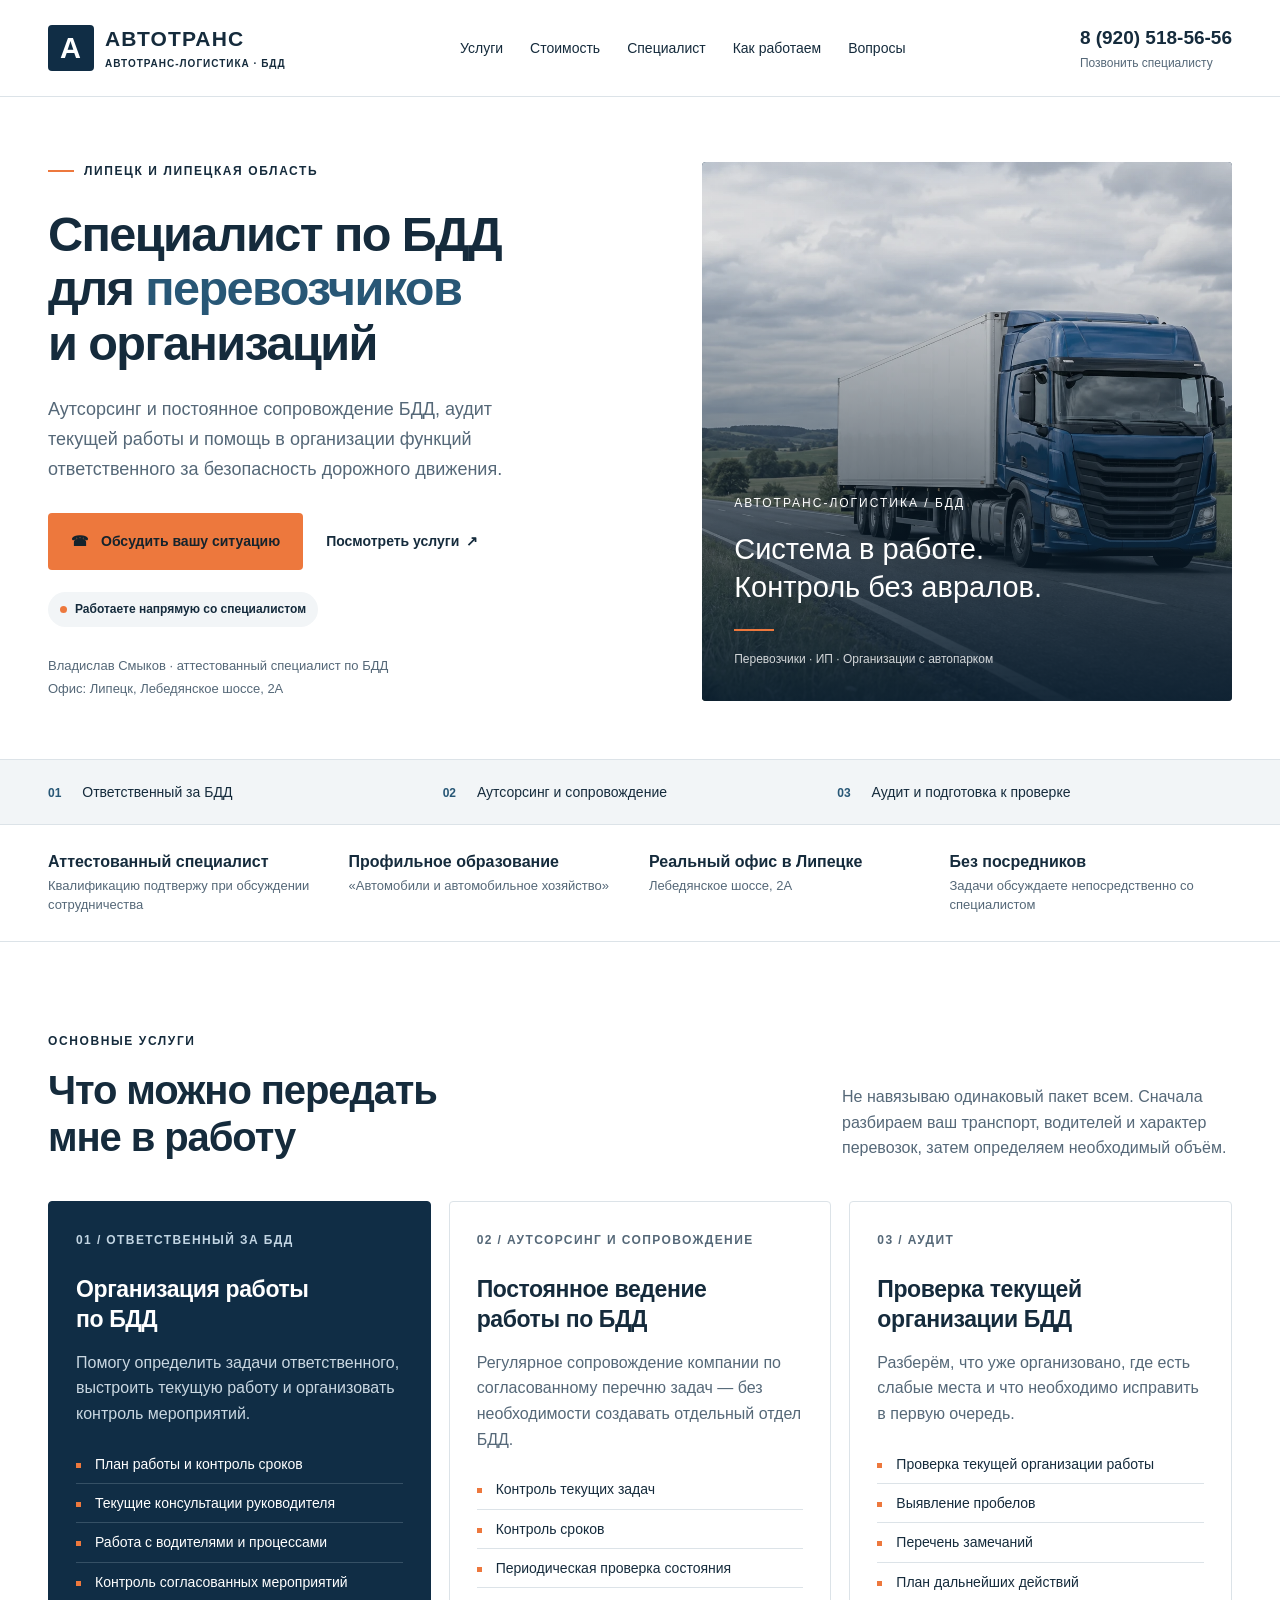
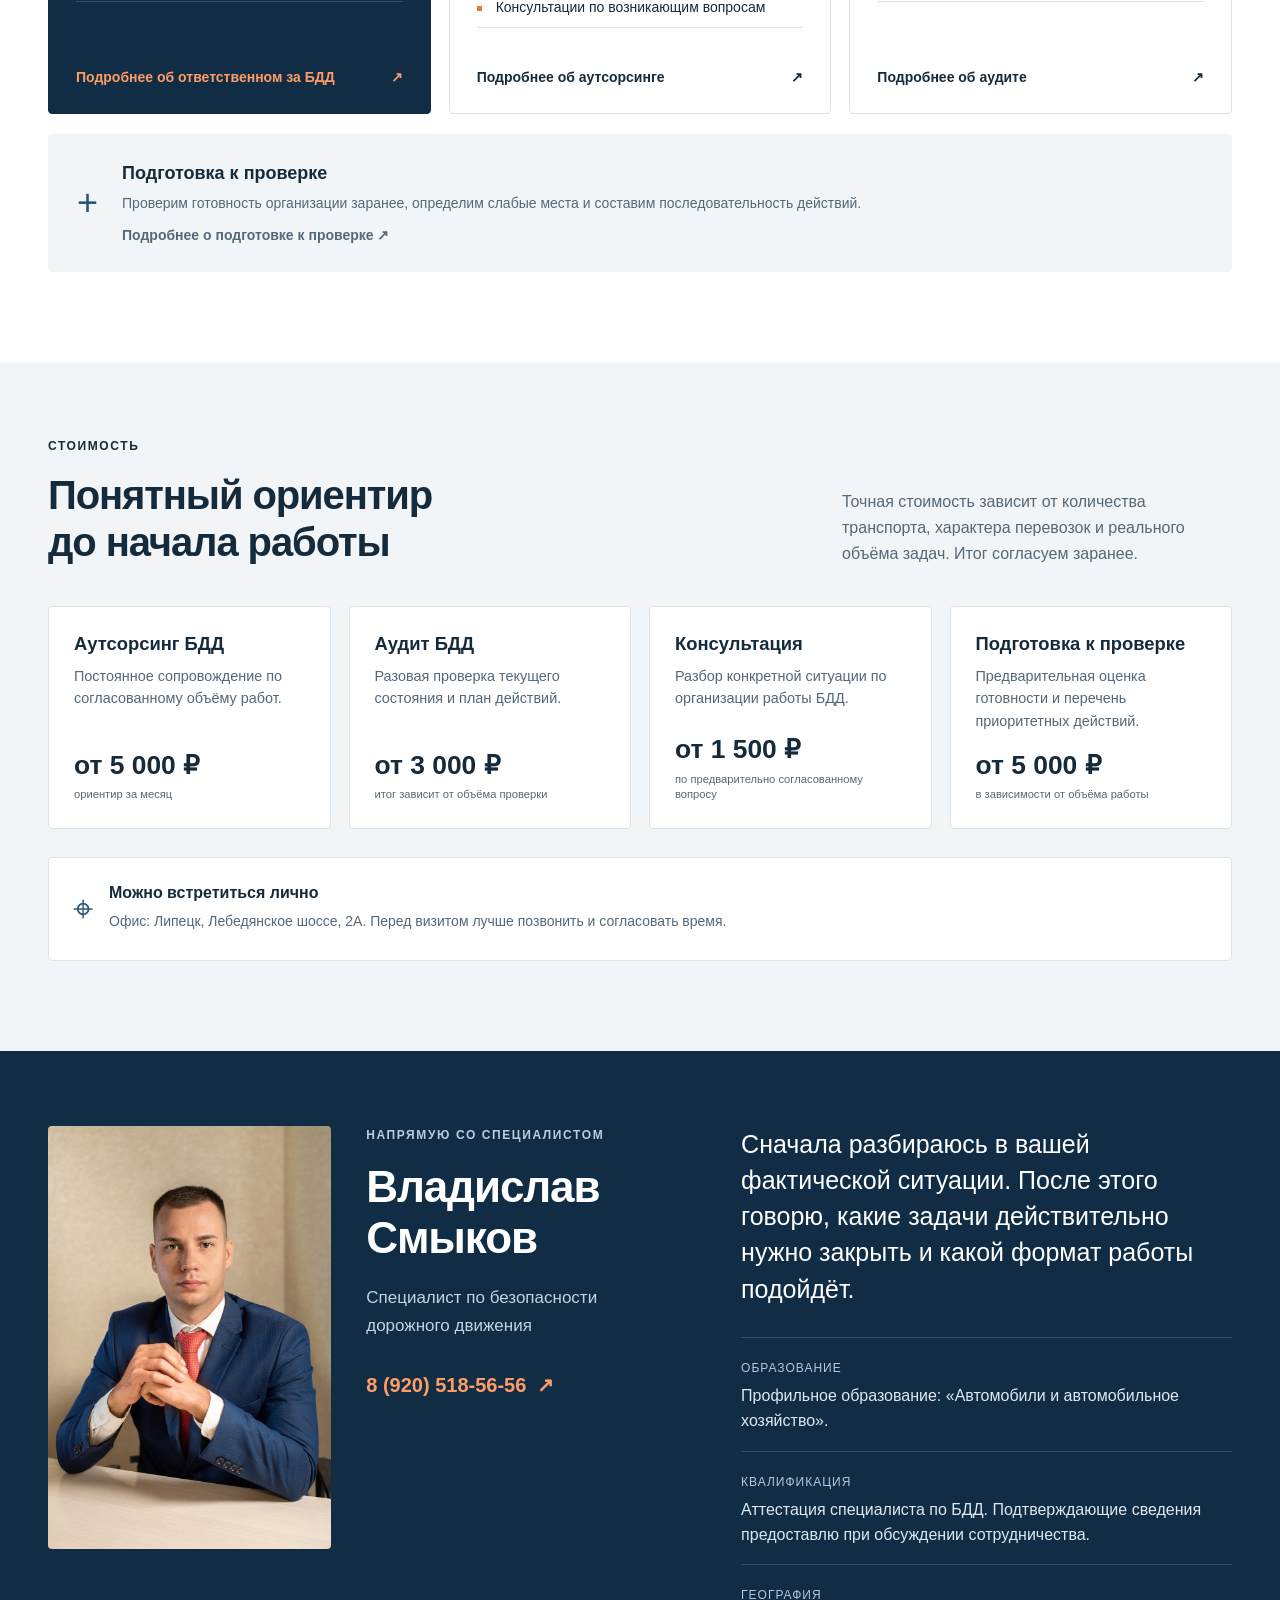
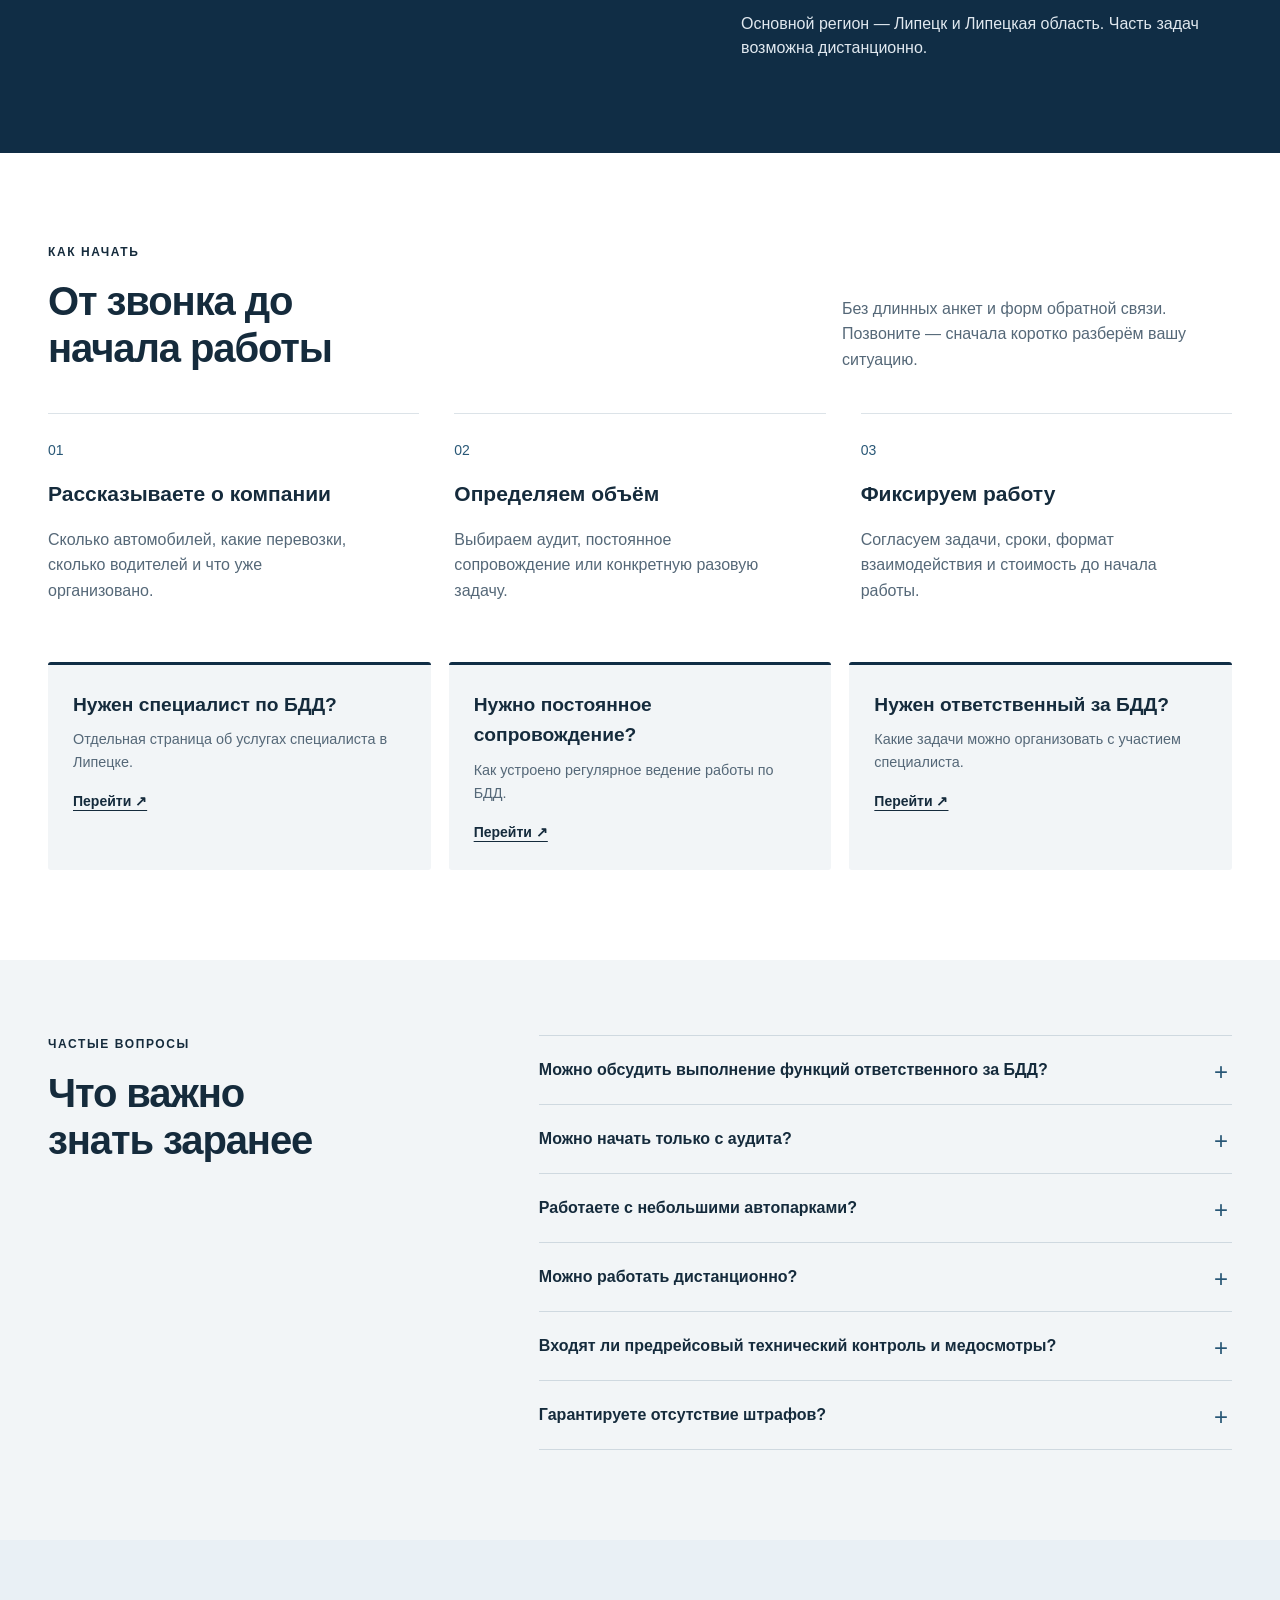
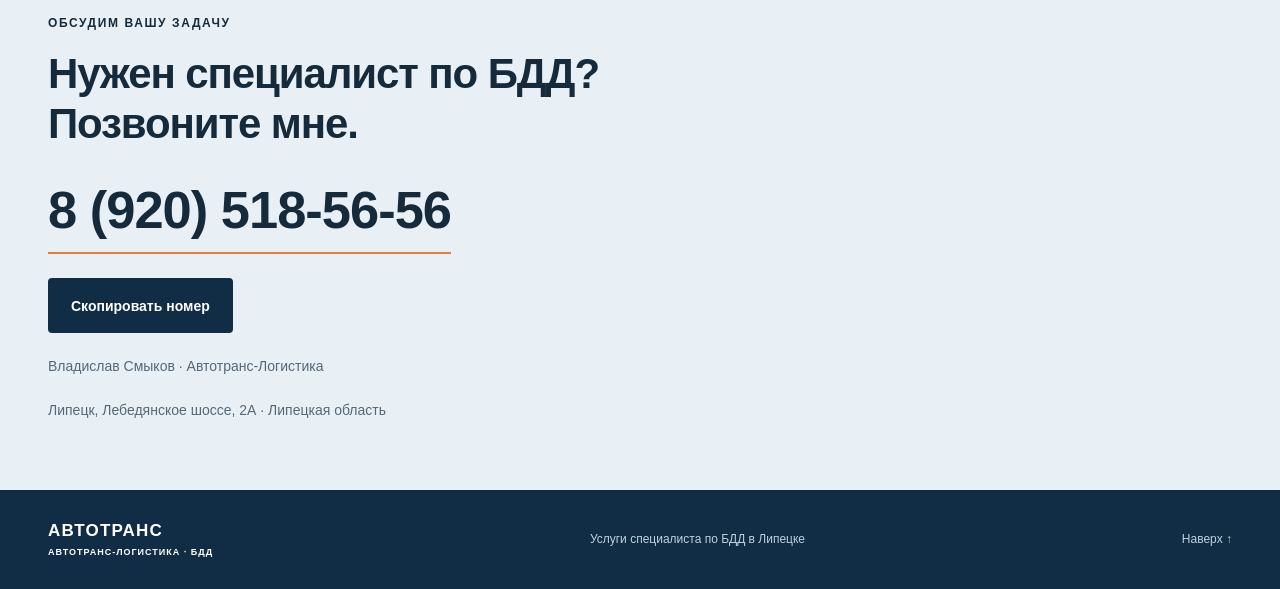
<file: index.html>
<!doctype html>
<html lang="ru">
<head>
<!-- Yandex.Metrika counter -->
<script type="text/javascript">
(function(m,e,t,r,i,k,a){
  m[i]=m[i]||function(){(m[i].a=m[i].a||[]).push(arguments)};
  m[i].l=1*new Date();
  for (var j=0;j<document.scripts.length;j++){if(document.scripts[j].src===r){return;}}
  k=e.createElement(t),a=e.getElementsByTagName(t)[0],k.async=1,k.src=r,a.parentNode.insertBefore(k,a)
})(window,document,'script','https://mc.yandex.ru/metrika/tag.js?id=112868762','ym');
ym(112868762,'init',{ssr:true,webvisor:true,clickmap:true,ecommerce:"dataLayer",referrer:document.referrer,url:location.href,accurateTrackBounce:true,trackLinks:true});
</script>
<noscript><div><img src="https://mc.yandex.ru/watch/112868762" style="position:absolute;left:-9999px" alt=""></div></noscript>
<!-- /Yandex.Metrika counter -->

<meta charset="utf-8">
<meta name="viewport" content="width=device-width,initial-scale=1">
<meta name="yandex-verification" content="a2c0b51601bbb0df">
<title>Специалист по БДД в Липецке — аутсорсинг и сопровождение | Автотранс-Логистика</title>
<meta name="description" content="Услуги специалиста по БДД в Липецке и Липецкой области для перевозчиков, ИП и организаций с автопарком. Ответственный за БДД, аутсорсинг, сопровождение, аудит и подготовка к проверке.">
<meta name="format-detection" content="telephone=yes">
<meta name="theme-color" content="#102d45">
<link rel="canonical" href="https://bdd-avtotranc.ru/">
<meta property="og:type" content="website">
<meta property="og:title" content="Специалист по БДД в Липецке | Автотранс-Логистика">
<meta property="og:description" content="Аутсорсинг, сопровождение и аудит БДД для перевозчиков, ИП и организаций с автопарком.">
<meta property="og:url" content="https://bdd-avtotranc.ru/">
<link rel="icon" type="image/svg+xml" href="data:image/svg+xml,%3Csvg xmlns='http://www.w3.org/2000/svg' viewBox='0 0 32 32'%3E%3Crect width='32' height='32' rx='7' fill='%23102d45'/%3E%3Cpath d='M7 25L13 7h6l6 18h-5L16 12l-4 13z' fill='white'/%3E%3Cpath d='M14 21h4v4h-4z' fill='%23ee783c'/%3E%3C/svg%3E">
<link rel="stylesheet" href="styles.css">

<script type="application/ld+json">
{
  "@context":"https://schema.org",
  "@type":"ProfessionalService",
  "name":"Автотранс-Логистика",
  "url":"https://bdd-avtotranc.ru/",
  "telephone":"+79205185656",
  "description":"Услуги специалиста по безопасности дорожного движения для перевозчиков, ИП и организаций с автопарком.",
  "address":{
    "@type":"PostalAddress",
    "addressLocality":"Липецк",
    "streetAddress":"Лебедянское шоссе, 2А",
    "addressCountry":"RU"
  },
  "areaServed":[
    {"@type":"City","name":"Липецк"},
    {"@type":"AdministrativeArea","name":"Липецкая область"}
  ]
}
</script>
</head>

<body>
<a class="skip" href="#main">Перейти к содержанию</a>

<header class="header">
  <div class="wrap header-inner">
    <a class="brand" href="/" aria-label="Автотранс-Логистика — на главную">
      <span class="brand-icon">А</span>
      <span>АВТОТРАНС<small>АВТОТРАНС-ЛОГИСТИКА · БДД</small></span>
    </a>
    <nav aria-label="Главная навигация">
      <a href="#services">Услуги</a>
      <a href="#prices">Стоимость</a>
      <a href="#specialist">Специалист</a>
      <a href="#process">Как работаем</a>
      <a href="#questions">Вопросы</a>
    </nav>
    <a class="header-phone" href="tel:+79205185656" aria-label="Позвонить специалисту по номеру 8 920 518-56-56">
      8 (920) 518-56-56
      <small>Позвонить специалисту</small>
    </a>
  </div>
</header>

<main id="main">
<section class="hero">
  <div class="wrap hero-grid">
    <div class="hero-copy">
      <div class="eyebrow"><span class="line"></span> ЛИПЕЦК И ЛИПЕЦКАЯ ОБЛАСТЬ</div>
      <h1>Специалист по БДД<br>для <em>перевозчиков</em><br>и организаций</h1>
      <p class="lead">Аутсорсинг и постоянное сопровождение БДД, аудит текущей работы и помощь в организации функций ответственного за безопасность дорожного движения.</p>
      <div class="hero-actions">
        <a class="button" href="tel:+79205185656" aria-label="Позвонить специалисту"><span aria-hidden="true">☎</span> Обсудить вашу ситуацию</a>
        <a class="text-link" href="#services">Посмотреть услуги <span aria-hidden="true">↗</span></a>
      </div>
      <div class="hero-kicker">Работаете напрямую со специалистом</div>
      <div class="hero-note">Владислав Смыков · аттестованный специалист по БДД<br>Офис: Липецк, Лебедянское шоссе, 2А</div>
    </div>

    <div class="hero-visual">
      <img class="hero-photo" src="truck.webp" alt="Грузовой автомобиль — услуги специалиста по БДД в Липецке" width="1536" height="1024" fetchpriority="high">
      <div class="visual-caption">
        <span>АВТОТРАНС-ЛОГИСТИКА / БДД</span>
        <strong>Система в работе.<br>Контроль без авралов.</strong>
        <div class="caption-rule"></div>
        <small>Перевозчики · ИП · Организации с автопарком</small>
      </div>
    </div>
  </div>
</section>

<div class="scope-band">
  <div class="wrap scope-grid">
    <span><b>01</b> Ответственный за БДД</span>
    <span><b>02</b> Аутсорсинг и сопровождение</span>
    <span><b>03</b> Аудит и подготовка к проверке</span>
  </div>
</div>

<section class="trust-strip">
  <div class="wrap trust-grid">
    <div class="trust-item"><strong>Аттестованный специалист</strong><span>Квалификацию подтвержу при обсуждении сотрудничества</span></div>
    <div class="trust-item"><strong>Профильное образование</strong><span>«Автомобили и автомобильное хозяйство»</span></div>
    <div class="trust-item"><strong>Реальный офис в Липецке</strong><span>Лебедянское шоссе, 2А</span></div>
    <div class="trust-item"><strong>Без посредников</strong><span>Задачи обсуждаете непосредственно со специалистом</span></div>
  </div>
</section>

<section class="section wrap" id="services">
  <div class="section-top">
    <div>
      <div class="eyebrow">ОСНОВНЫЕ УСЛУГИ</div>
      <h2>Что можно передать<br>мне в работу</h2>
    </div>
    <p>Не навязываю одинаковый пакет всем. Сначала разбираем ваш транспорт, водителей и характер перевозок, затем определяем необходимый объём.</p>
  </div>

  <div class="services">
    <article class="service featured">
      <span class="service-no">01 / ОТВЕТСТВЕННЫЙ ЗА БДД</span>
      <h3>Организация работы<br>по БДД</h3>
      <p>Помогу определить задачи ответственного, выстроить текущую работу и организовать контроль мероприятий.</p>
      <ul>
        <li>План работы и контроль сроков</li>
        <li>Текущие консультации руководителя</li>
        <li>Работа с водителями и процессами</li>
        <li>Контроль согласованных мероприятий</li>
      </ul>
      <a href="otvetstvennyj-bdd-lipetsk.html" class="service-link">Подробнее об ответственном за БДД <span aria-hidden="true">↗</span></a>
    </article>

    <article class="service">
      <span class="service-no">02 / АУТСОРСИНГ И СОПРОВОЖДЕНИЕ</span>
      <h3>Постоянное ведение<br>работы по БДД</h3>
      <p>Регулярное сопровождение компании по согласованному перечню задач — без необходимости создавать отдельный отдел БДД.</p>
      <ul>
        <li>Контроль текущих задач</li>
        <li>Контроль сроков</li>
        <li>Периодическая проверка состояния</li>
        <li>Консультации по возникающим вопросам</li>
      </ul>
      <a href="autsorsing-bdd-lipetsk.html" class="service-link">Подробнее об аутсорсинге <span aria-hidden="true">↗</span></a>
    </article>

    <article class="service">
      <span class="service-no">03 / АУДИТ</span>
      <h3>Проверка текущей<br>организации БДД</h3>
      <p>Разберём, что уже организовано, где есть слабые места и что необходимо исправить в первую очередь.</p>
      <ul>
        <li>Проверка текущей организации работы</li>
        <li>Выявление пробелов</li>
        <li>Перечень замечаний</li>
        <li>План дальнейших действий</li>
      </ul>
      <a href="audit-bdd-lipetsk.html" class="service-link">Подробнее об аудите <span aria-hidden="true">↗</span></a>
    </article>
  </div>

  <div class="service-extra">
    <span class="plus" aria-hidden="true">+</span>
    <div>
      <h3>Подготовка к проверке</h3>
      <p>Проверим готовность организации заранее, определим слабые места и составим последовательность действий. <a href="proverka-bdd-lipetsk.html" class="service-link">Подробнее о подготовке к проверке ↗</a></p>
    </div>
  </div>
</section>

<section class="faq-section" id="prices">
  <div class="wrap">
    <div class="section-top">
      <div>
        <div class="eyebrow">СТОИМОСТЬ</div>
        <h2>Понятный ориентир<br>до начала работы</h2>
      </div>
      <p>Точная стоимость зависит от количества транспорта, характера перевозок и реального объёма задач. Итог согласуем заранее.</p>
    </div>

    <div class="commercial-grid">
      <article class="commercial-card">
        <h3>Аутсорсинг БДД</h3>
        <p>Постоянное сопровождение по согласованному объёму работ.</p>
        <div class="commercial-price">от 5 000 ₽<small>ориентир за месяц</small></div>
      </article>
      <article class="commercial-card">
        <h3>Аудит БДД</h3>
        <p>Разовая проверка текущего состояния и план действий.</p>
        <div class="commercial-price">от 3 000 ₽<small>итог зависит от объёма проверки</small></div>
      </article>
      <article class="commercial-card">
        <h3>Консультация</h3>
        <p>Разбор конкретной ситуации по организации работы БДД.</p>
        <div class="commercial-price">от 1 500 ₽<small>по предварительно согласованному вопросу</small></div>
      </article>
      <article class="commercial-card">
        <h3>Подготовка к проверке</h3>
        <p>Предварительная оценка готовности и перечень приоритетных действий.</p>
        <div class="commercial-price">от 5 000 ₽<small>в зависимости от объёма работы</small></div>
      </article>
    </div>

    <div class="office-note">
      <span class="plus" aria-hidden="true">⌖</span>
      <div>
        <strong>Можно встретиться лично</strong>
        <p>Офис: Липецк, Лебедянское шоссе, 2А. Перед визитом лучше позвонить и согласовать время.</p>
      </div>
    </div>
  </div>
</section>

<section class="about-section" id="specialist">
  <div class="wrap about-grid">
    <img class="specialist-photo" src="specialist.jpg" alt="Владислав Смыков — специалист по безопасности дорожного движения" width="1279" height="1917" loading="lazy">
    <div>
      <div class="eyebrow">НАПРЯМУЮ СО СПЕЦИАЛИСТОМ</div>
      <h2>Владислав<br>Смыков</h2>
      <p class="about-role">Специалист по безопасности<br>дорожного движения</p>
      <a class="about-phone" href="tel:+79205185656">8 (920) 518-56-56 <span aria-hidden="true">↗</span></a>
    </div>
    <div class="about-content">
      <p class="large-copy">Сначала разбираюсь в вашей фактической ситуации. После этого говорю, какие задачи действительно нужно закрыть и какой формат работы подойдёт.</p>
      <div class="facts">
        <div><span>ОБРАЗОВАНИЕ</span><p>Профильное образование: «Автомобили и автомобильное хозяйство».</p></div>
        <div><span>КВАЛИФИКАЦИЯ</span><p>Аттестация специалиста по БДД. Подтверждающие сведения предоставлю при обсуждении сотрудничества.</p></div>
        <div><span>ГЕОГРАФИЯ</span><p>Основной регион — Липецк и Липецкая область. Часть задач возможна дистанционно.</p></div>
      </div>
    </div>
  </div>
</section>

<section class="section wrap" id="process">
  <div class="section-top">
    <div>
      <div class="eyebrow">КАК НАЧАТЬ</div>
      <h2>От звонка до<br>начала работы</h2>
    </div>
    <p>Без длинных анкет и форм обратной связи. Позвоните — сначала коротко разберём вашу ситуацию.</p>
  </div>

  <div class="steps">
    <article>
      <span>01</span><h3>Рассказываете о компании</h3>
      <p>Сколько автомобилей, какие перевозки, сколько водителей и что уже организовано.</p>
    </article>
    <article>
      <span>02</span><h3>Определяем объём</h3>
      <p>Выбираем аудит, постоянное сопровождение или конкретную разовую задачу.</p>
    </article>
    <article>
      <span>03</span><h3>Фиксируем работу</h3>
      <p>Согласуем задачи, сроки, формат взаимодействия и стоимость до начала работы.</p>
    </article>
  </div>

  <div class="route-grid" style="margin-top:42px">
    <article class="route-card">
      <h3>Нужен специалист по БДД?</h3>
      <p>Отдельная страница об услугах специалиста в Липецке.</p>
      <a href="specialist-bdd-lipetsk.html">Перейти ↗</a>
    </article>
    <article class="route-card">
      <h3>Нужно постоянное сопровождение?</h3>
      <p>Как устроено регулярное ведение работы по БДД.</p>
      <a href="soprovozhdenie-bdd-lipetsk.html">Перейти ↗</a>
    </article>
    <article class="route-card">
      <h3>Нужен ответственный за БДД?</h3>
      <p>Какие задачи можно организовать с участием специалиста.</p>
      <a href="otvetstvennyj-bdd-lipetsk.html">Перейти ↗</a>
    </article>
  </div>
</section>

<section class="faq-section" id="questions">
  <div class="wrap faq-grid">
    <div>
      <div class="eyebrow">ЧАСТЫЕ ВОПРОСЫ</div>
      <h2>Что важно<br>знать заранее</h2>
    </div>

    <div class="faq-list">
      <details>
        <summary>Можно обсудить выполнение функций ответственного за БДД?</summary>
        <p>Да. До начала работы определим, какой формат оформления, полномочия и фактический объём задач необходимы именно вашей организации.</p>
      </details>
      <details>
        <summary>Можно начать только с аудита?</summary>
        <p>Да. Это удобный вариант, если сначала нужно понять текущее состояние работы и получить список первоочередных действий.</p>
      </details>
      <details>
        <summary>Работаете с небольшими автопарками?</summary>
        <p>Да. Объём работы зависит не только от количества автомобилей, но и от вида транспорта и характера его использования.</p>
      </details>
      <details>
        <summary>Можно работать дистанционно?</summary>
        <p>Консультации, проверку части материалов и многие организационные задачи можно выполнять дистанционно. Необходимые выезды согласуются отдельно.</p>
      </details>
      <details>
        <summary>Входят ли предрейсовый технический контроль и медосмотры?</summary>
        <p>Нет. Это отдельные процессы. На этом сайте предлагаются услуги специалиста по БДД.</p>
      </details>
      <details>
        <summary>Гарантируете отсутствие штрафов?</summary>
        <p>Нет. Задача сопровождения — помочь организовать работу, выявлять недостатки и контролировать согласованные мероприятия. Результат зависит в том числе от фактических действий самой организации.</p>
      </details>
    </div>
  </div>
</section>

<section class="contact-section" id="contacts">
  <div class="wrap contact-grid">
    <div class="eyebrow">ОБСУДИМ ВАШУ ЗАДАЧУ</div>
    <h2>Нужен специалист по БДД?<br>Позвоните мне.</h2>
    <a class="contact-phone" id="contact-number" href="tel:+79205185656" aria-label="Позвонить по номеру 8 920 518-56-56">8 (920) 518-56-56</a>
    <div class="copy-row">
      <button class="button button-dark" type="button" id="copy-phone">Скопировать номер</button>
      <span id="copy-status" role="status" aria-live="polite"></span>
    </div>
    <p>Владислав Смыков · Автотранс-Логистика</p>
    <p>Липецк, Лебедянское шоссе, 2А · Липецкая область</p>
  </div>
</section>
</main>

<footer>
  <div class="wrap footer-inner">
    <a class="brand footer-brand" href="/">АВТОТРАНС <small>АВТОТРАНС-ЛОГИСТИКА · БДД</small></a>
    <p>Услуги специалиста по БДД в Липецке</p>
    <a href="#main">Наверх ↑</a>
  </div>
</footer>

<a class="mobile-call" href="tel:+79205185656" aria-label="Позвонить по номеру 8 920 518-56-56"><span aria-hidden="true">☎</span> Позвонить · 8 (920) 518-56-56</a>
<script src="contact.js" defer></script>
</body>
</html>
</file>
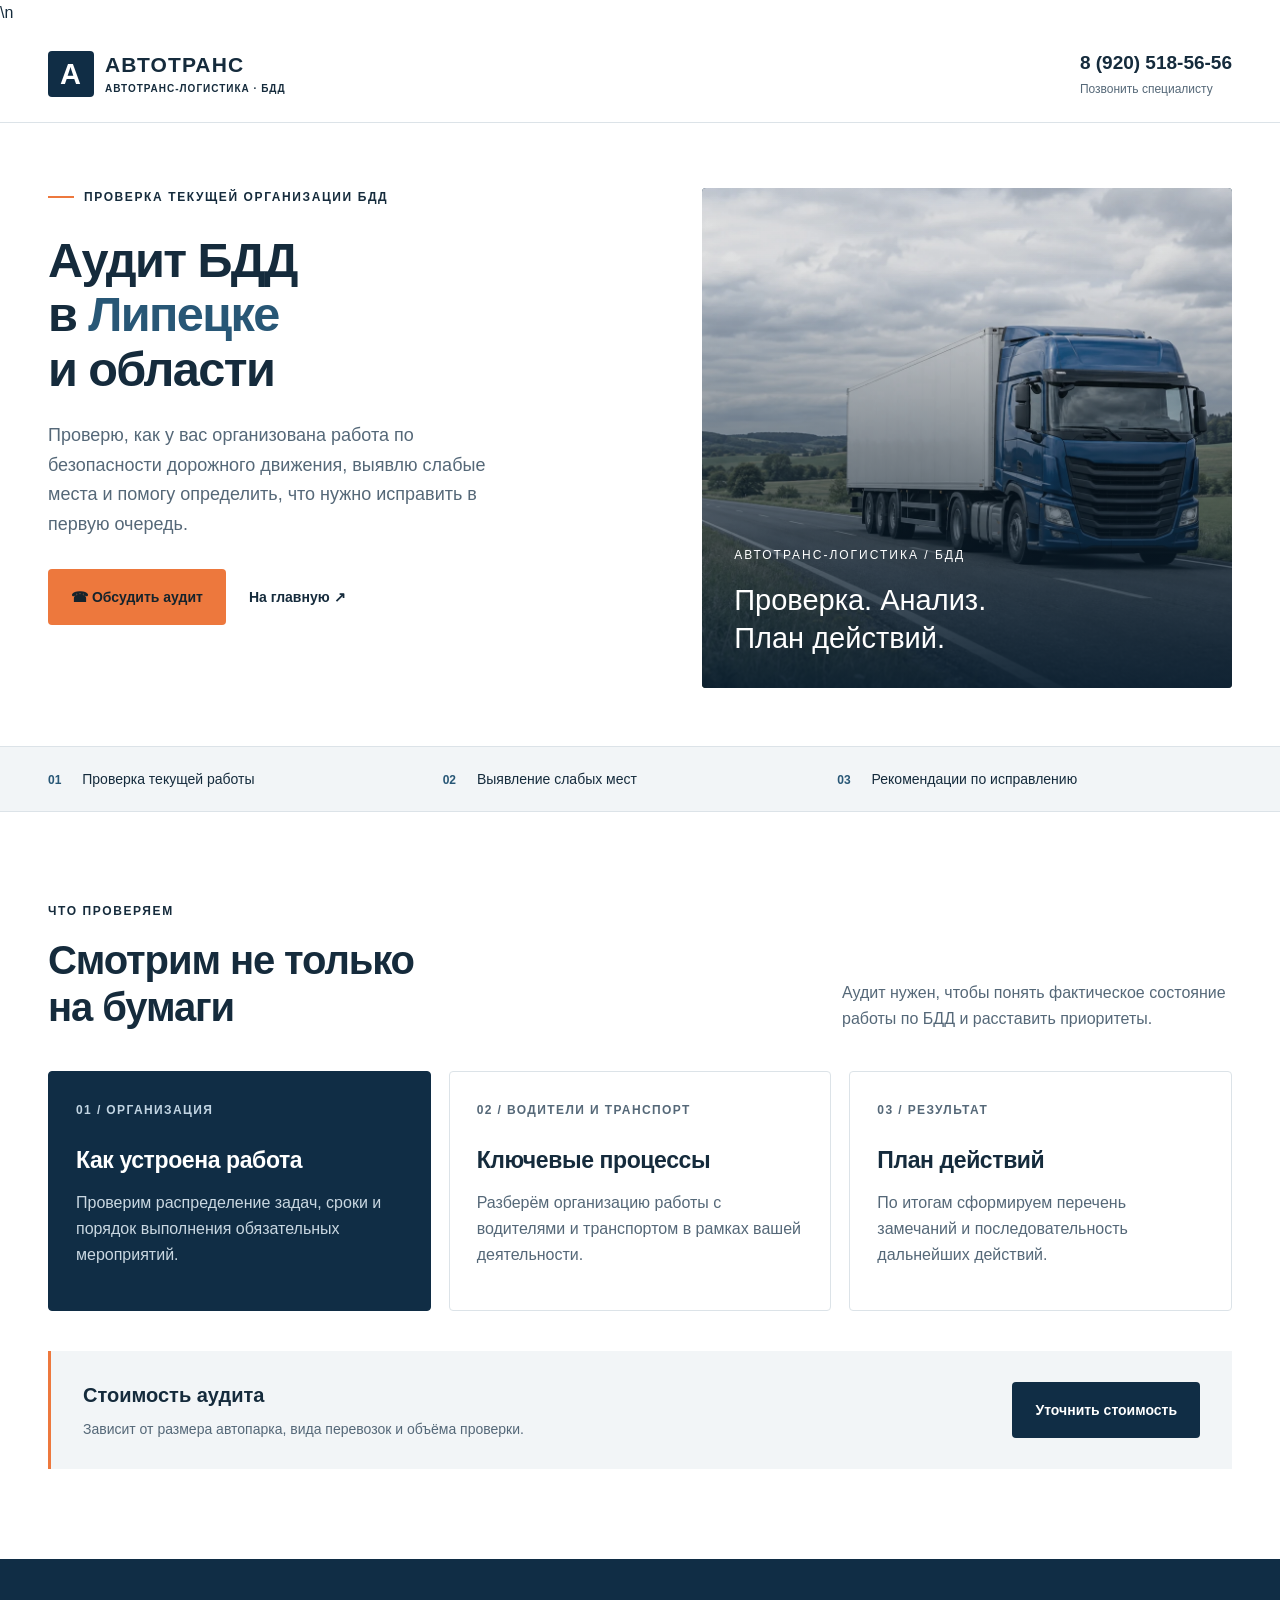
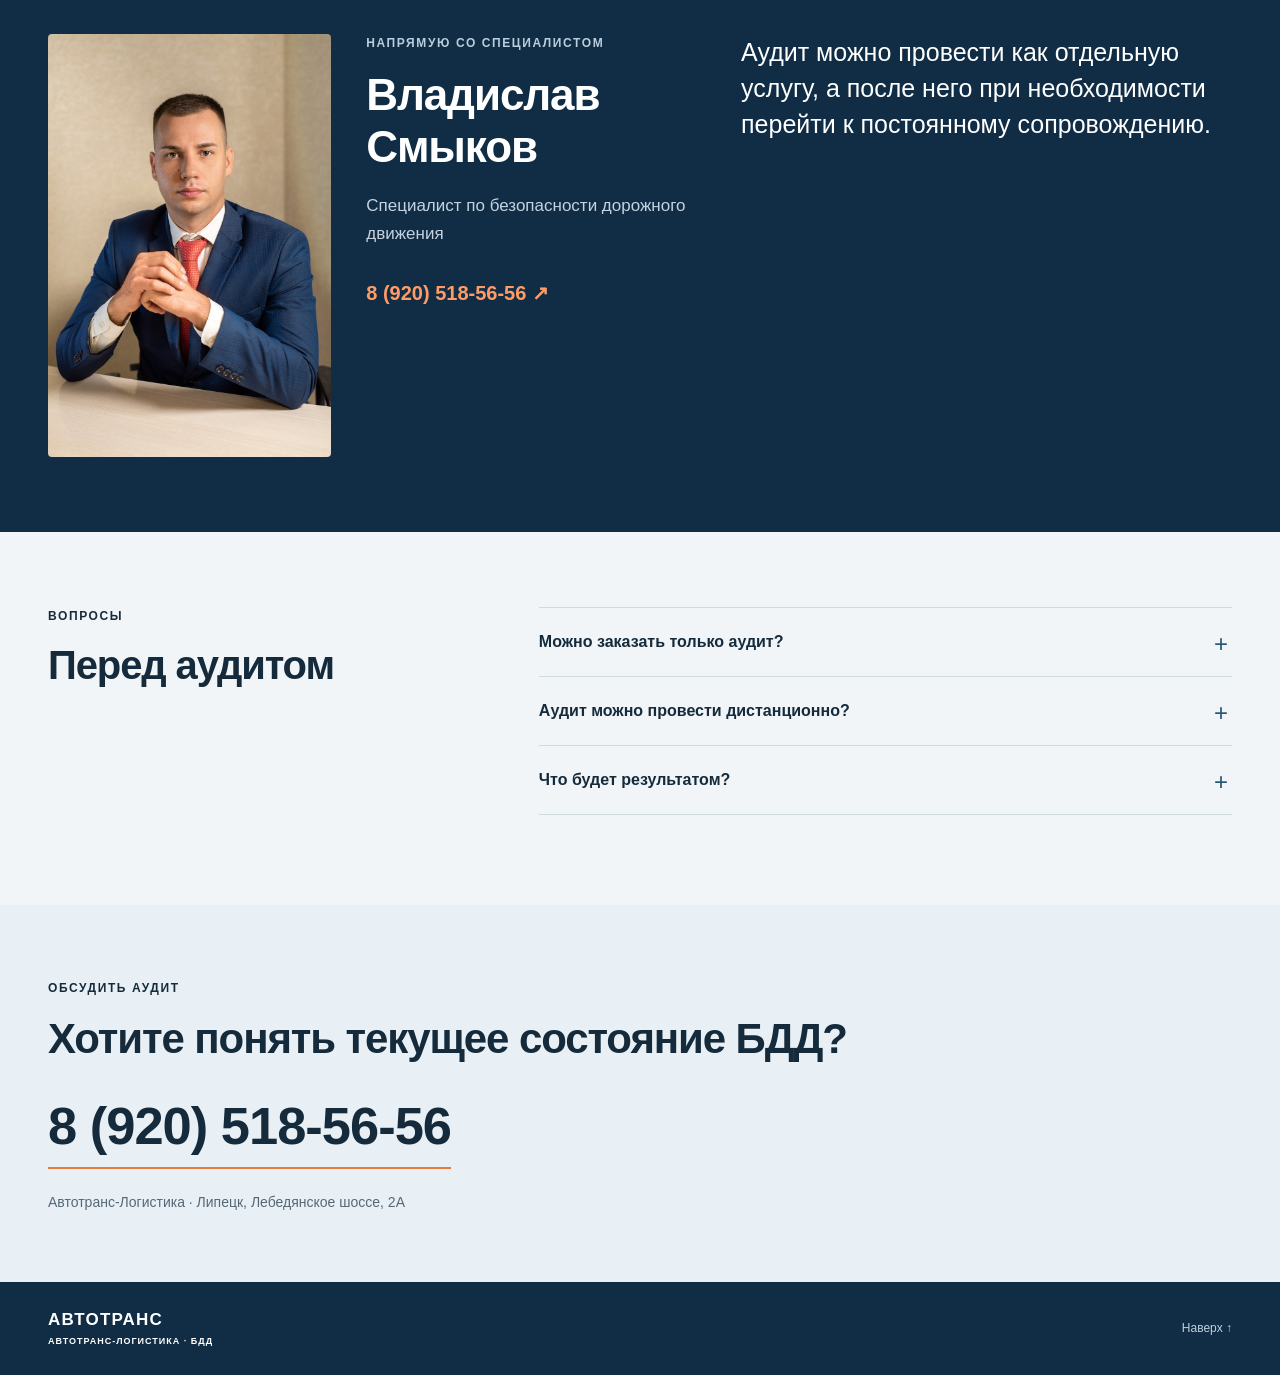
<file: audit-bdd-lipetsk.html>
<!doctype html>
<html lang="ru">
<head>\n<!-- Yandex.Metrika counter -->
<script type="text/javascript">
(function(m,e,t,r,i,k,a){
  m[i]=m[i]||function(){(m[i].a=m[i].a||[]).push(arguments)};
  m[i].l=1*new Date();
  for (var j=0;j<document.scripts.length;j++){if(document.scripts[j].src===r){return;}}
  k=e.createElement(t),a=e.getElementsByTagName(t)[0],k.async=1,k.src=r,a.parentNode.insertBefore(k,a)
})(window,document,'script','https://mc.yandex.ru/metrika/tag.js?id=112868762','ym');
ym(112868762,'init',{ssr:true,webvisor:true,clickmap:true,ecommerce:"dataLayer",referrer:document.referrer,url:location.href,accurateTrackBounce:true,trackLinks:true});
</script>
<noscript><div><img src="https://mc.yandex.ru/watch/112868762" style="position:absolute;left:-9999px" alt=""></div></noscript>
<!-- /Yandex.Metrika counter -->

<meta charset="utf-8">
<meta name="viewport" content="width=device-width,initial-scale=1">
<title>Аудит БДД в Липецке — проверка организации работы | Автотранс-Логистика</title>
<meta name="description" content="Аудит БДД в Липецке и Липецкой области для перевозчиков, ИП и организаций с автопарком. Проверка текущей организации работы, выявление слабых мест и рекомендации.">
<meta name="format-detection" content="telephone=yes">
<meta name="theme-color" content="#102d45">
<link rel="canonical" href="https://bdd-avtotranc.ru/audit-bdd-lipetsk.html">
<link rel="stylesheet" href="styles.css">
<script type="application/ld+json">
{"@context":"https://schema.org","@type":"Service","name":"Аудит БДД в Липецке","areaServed":[{"@type":"City","name":"Липецк"},{"@type":"AdministrativeArea","name":"Липецкая область"}],"provider":{"@type":"ProfessionalService","name":"Автотранс-Логистика","url":"https://bdd-avtotranc.ru/","telephone":"+79205185656"}}
</script>
</head>
<body>
<a class="skip" href="#main">Перейти к содержанию</a>
<header class="header"><div class="wrap header-inner">
<a class="brand" href="/"><span class="brand-icon">А</span><span>АВТОТРАНС<small>АВТОТРАНС-ЛОГИСТИКА · БДД</small></span></a>
<a class="header-phone" href="tel:+79205185656">8 (920) 518-56-56<small>Позвонить специалисту</small></a>
</div></header>
<main id="main">
<section class="hero"><div class="wrap hero-grid">
<div class="hero-copy">
<div class="eyebrow"><span class="line"></span> ПРОВЕРКА ТЕКУЩЕЙ ОРГАНИЗАЦИИ БДД</div>
<h1>Аудит БДД<br>в <em>Липецке</em><br>и области</h1>
<p class="lead">Проверю, как у вас организована работа по безопасности дорожного движения, выявлю слабые места и помогу определить, что нужно исправить в первую очередь.</p>
<div class="hero-actions"><a class="button" href="tel:+79205185656">☎ Обсудить аудит</a><a class="text-link" href="/">На главную ↗</a></div>
</div>
<div class="hero-visual"><img class="hero-photo" src="truck.webp" alt="Аудит БДД для перевозчиков в Липецке"><div class="visual-caption"><span>АВТОТРАНС-ЛОГИСТИКА / БДД</span><strong>Проверка. Анализ.<br>План действий.</strong></div></div>
</div></section>
<div class="scope-band"><div class="wrap scope-grid">
<span><b>01</b> Проверка текущей работы</span><span><b>02</b> Выявление слабых мест</span><span><b>03</b> Рекомендации по исправлению</span>
</div></div>
<section class="section wrap">
<div class="section-top"><div><div class="eyebrow">ЧТО ПРОВЕРЯЕМ</div><h2>Смотрим не только<br>на бумаги</h2></div><p>Аудит нужен, чтобы понять фактическое состояние работы по БДД и расставить приоритеты.</p></div>
<div class="services">
<article class="service featured"><span class="service-no">01 / ОРГАНИЗАЦИЯ</span><h3>Как устроена работа</h3><p>Проверим распределение задач, сроки и порядок выполнения обязательных мероприятий.</p></article>
<article class="service"><span class="service-no">02 / ВОДИТЕЛИ И ТРАНСПОРТ</span><h3>Ключевые процессы</h3><p>Разберём организацию работы с водителями и транспортом в рамках вашей деятельности.</p></article>
<article class="service"><span class="service-no">03 / РЕЗУЛЬТАТ</span><h3>План действий</h3><p>По итогам сформируем перечень замечаний и последовательность дальнейших действий.</p></article>
</div>
<div class="price-strip"><div><h3>Стоимость аудита</h3><p>Зависит от размера автопарка, вида перевозок и объёма проверки.</p></div><a class="button button-dark" href="tel:+79205185656">Уточнить стоимость</a></div>
</section>
<section class="about-section"><div class="wrap about-grid">
<img class="specialist-photo" src="specialist.jpg" alt="Владислав Смыков — специалист по БДД">
<div><div class="eyebrow">НАПРЯМУЮ СО СПЕЦИАЛИСТОМ</div><h2>Владислав<br>Смыков</h2><p class="about-role">Специалист по безопасности дорожного движения</p><a class="about-phone" href="tel:+79205185656">8 (920) 518-56-56 ↗</a></div>
<div class="about-content"><p class="large-copy">Аудит можно провести как отдельную услугу, а после него при необходимости перейти к постоянному сопровождению.</p></div>
</div></section>
<section class="faq-section"><div class="wrap faq-grid"><div><div class="eyebrow">ВОПРОСЫ</div><h2>Перед аудитом</h2></div><div class="faq-list">
<details><summary>Можно заказать только аудит?</summary><p>Да. Постоянное сопровождение не обязательно. Сначала можно оценить текущее состояние и получить перечень приоритетных действий.</p></details>
<details><summary>Аудит можно провести дистанционно?</summary><p>Часть проверки можно выполнить дистанционно по предоставленным материалам и информации. Необходимость выезда зависит от задачи и согласуется отдельно.</p></details>
<details><summary>Что будет результатом?</summary><p>Вы получите понятный перечень выявленных проблем и рекомендации по последовательности их устранения.</p></details>
</div></div></section>
<section class="contact-section"><div class="wrap contact-grid"><div class="eyebrow">ОБСУДИТЬ АУДИТ</div><h2>Хотите понять текущее состояние БДД?</h2><a class="contact-phone" href="tel:+79205185656">8 (920) 518-56-56</a><p>Автотранс-Логистика · Липецк, Лебедянское шоссе, 2А</p></div></section>
</main>
<footer><div class="wrap footer-inner"><a class="brand footer-brand" href="/">АВТОТРАНС <small>АВТОТРАНС-ЛОГИСТИКА · БДД</small></a><a href="#main">Наверх ↑</a></div></footer>
<script>
document.querySelectorAll('a[href^="tel:"]').forEach(function(a){
  a.addEventListener('click',function(){
    if(typeof window.ym==='function'){ym(112868762,'reachGoal','phone_click');}
  });
});
</script>
</body></html>
</file>
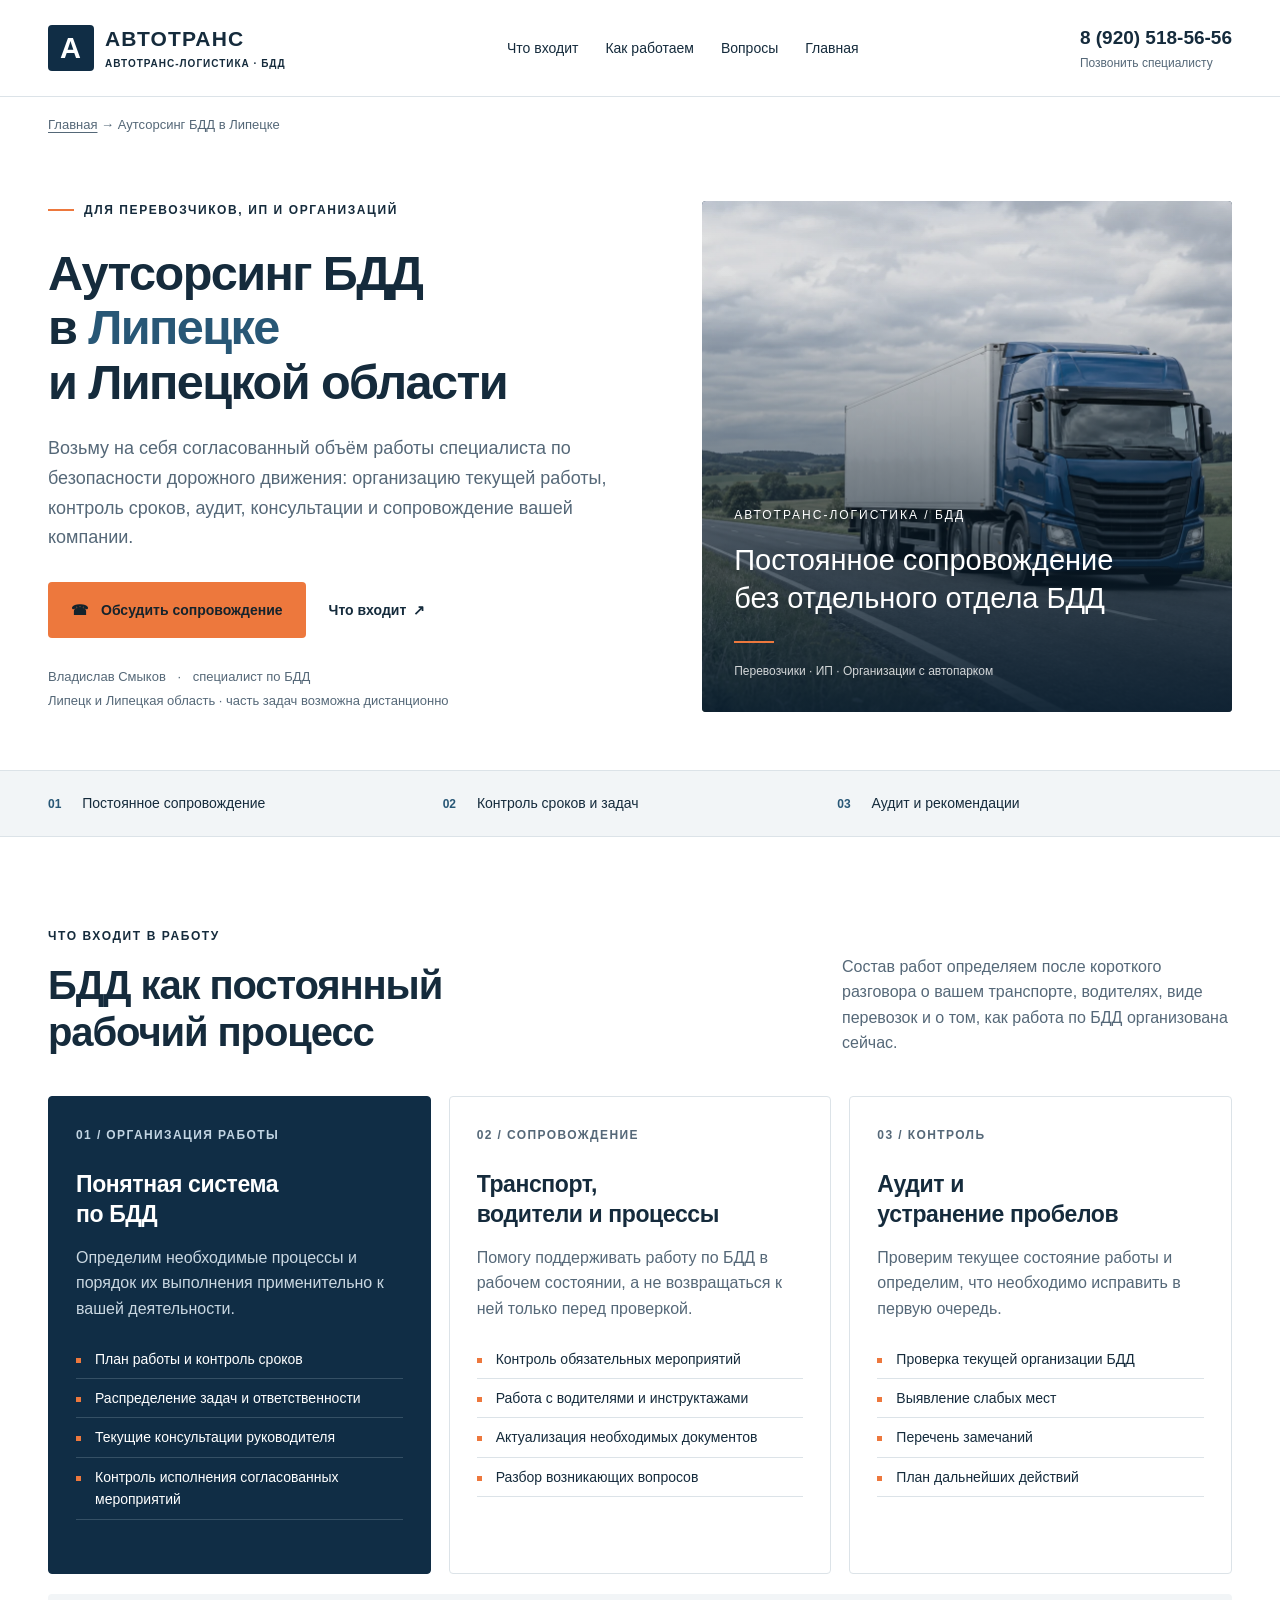
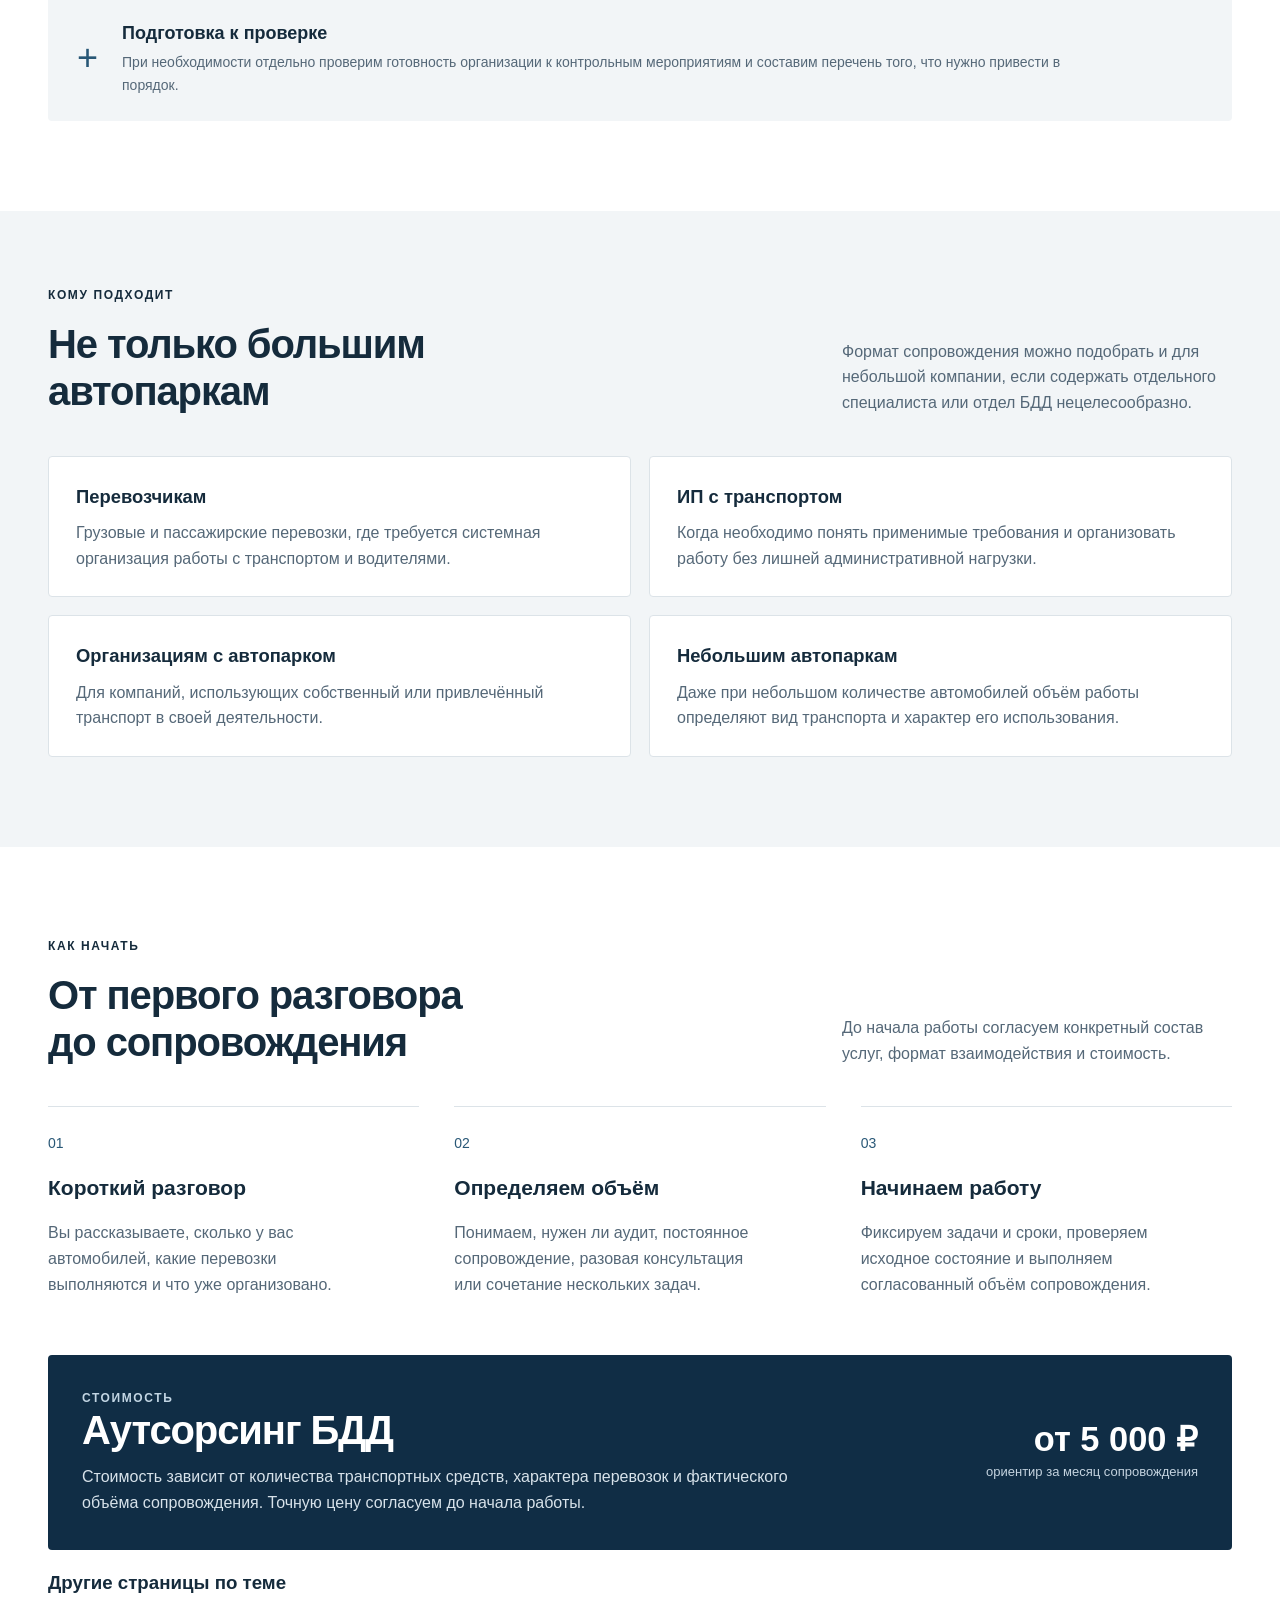
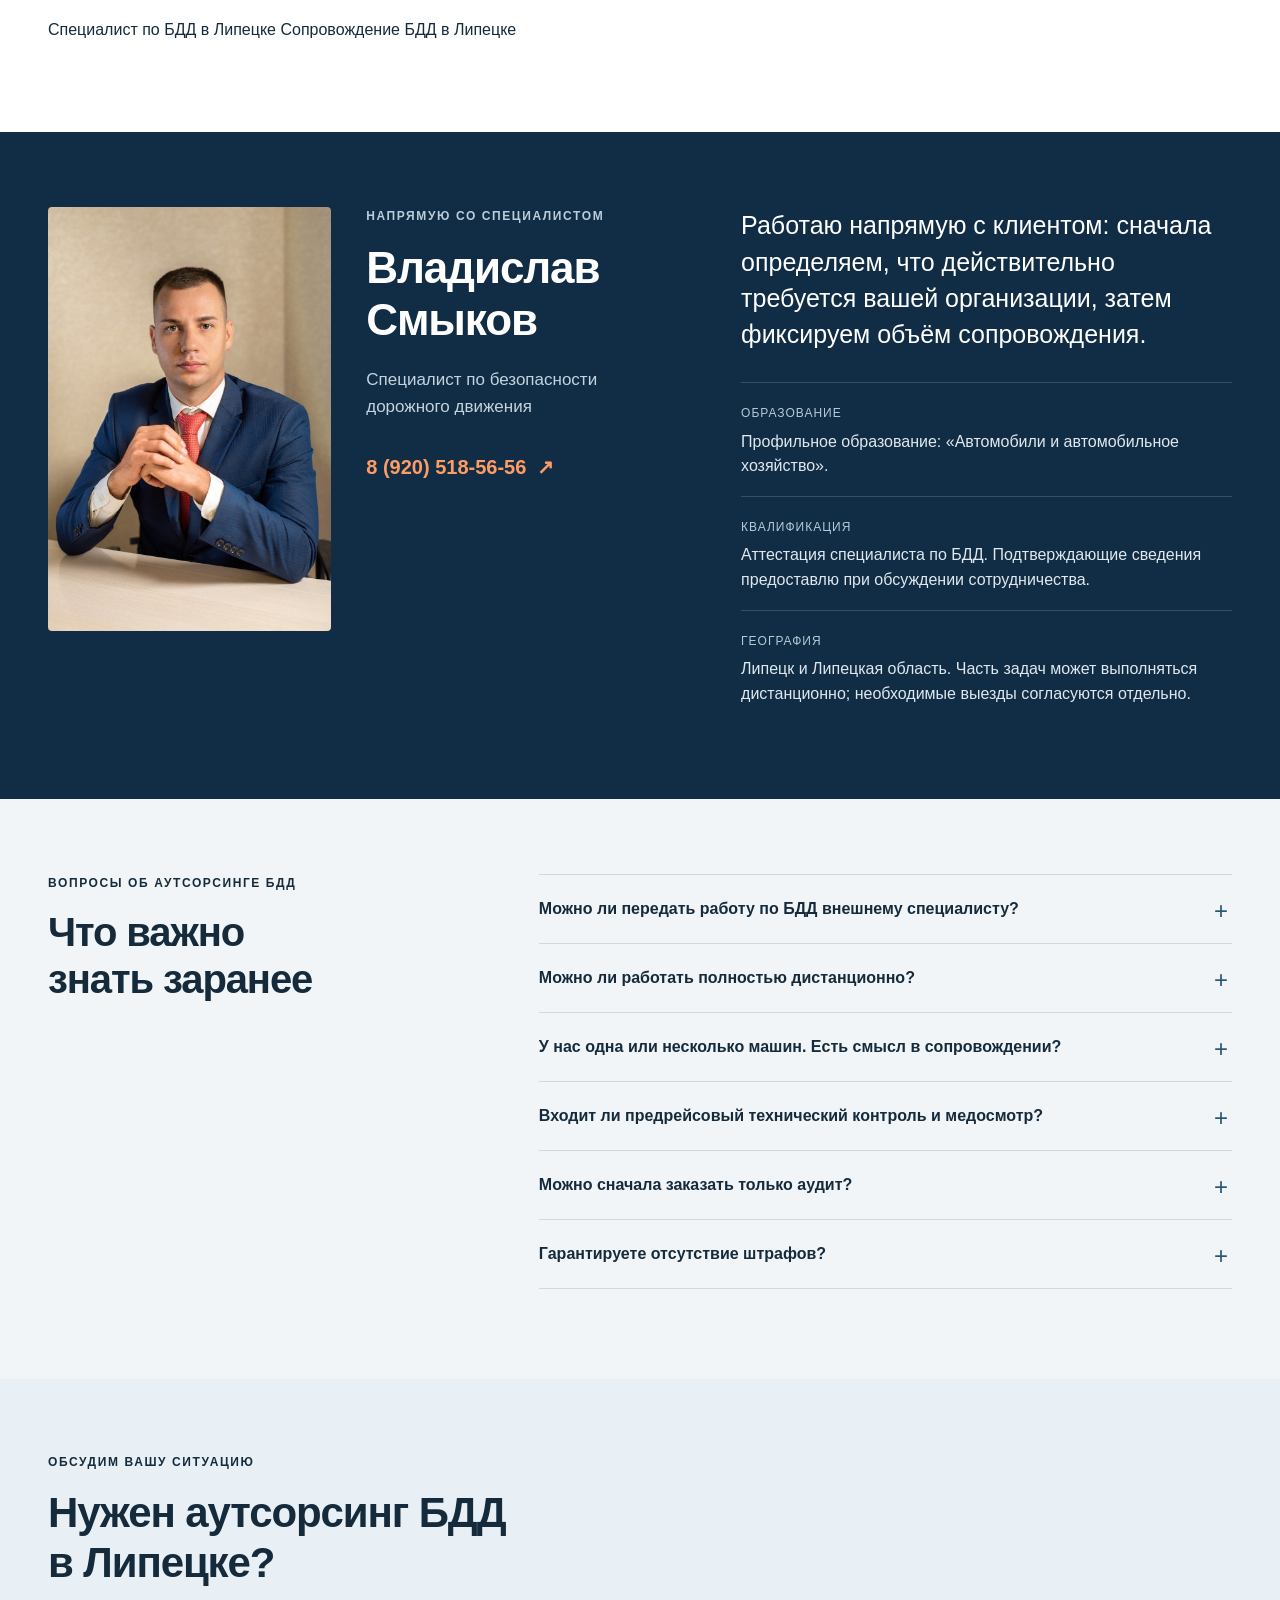
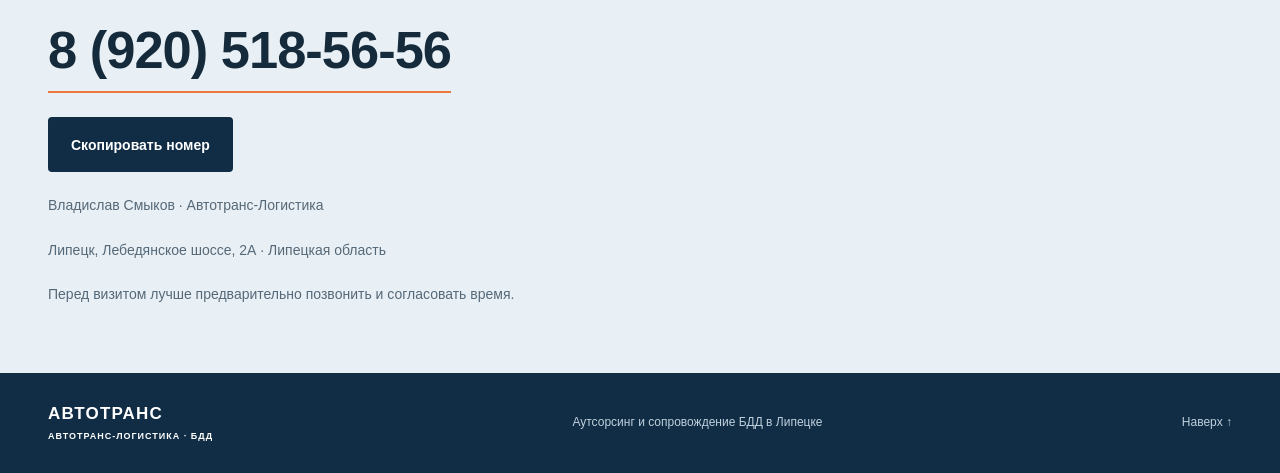
<file: autsorsing-bdd-lipetsk.html>
<!doctype html>
<html lang="ru">
<head>
<!-- Yandex.Metrika counter -->
<script type="text/javascript">
(function(m,e,t,r,i,k,a){
    m[i]=m[i]||function(){(m[i].a=m[i].a||[]).push(arguments)};
    m[i].l=1*new Date();
    for (var j=0;j<document.scripts.length;j++){if(document.scripts[j].src===r){return;}}
    k=e.createElement(t),a=e.getElementsByTagName(t)[0],k.async=1,k.src=r,a.parentNode.insertBefore(k,a)
})(window,document,'script','https://mc.yandex.ru/metrika/tag.js?id=112868762','ym');

ym(112868762,'init',{
    ssr:true,
    webvisor:true,
    clickmap:true,
    ecommerce:"dataLayer",
    referrer:document.referrer,
    url:location.href,
    accurateTrackBounce:true,
    trackLinks:true
});
</script>
<noscript><div><img src="https://mc.yandex.ru/watch/112868762" style="position:absolute;left:-9999px" alt=""></div></noscript>
<!-- /Yandex.Metrika counter -->

<meta charset="utf-8">
<meta name="viewport" content="width=device-width,initial-scale=1">
<title>Аутсорсинг БДД в Липецке — специалист по БДД | Автотранс</title>
<meta name="description" content="Аутсорсинг и сопровождение БДД в Липецке и Липецкой области. Услуги специалиста по БДД для перевозчиков, ИП и организаций с автопарком.">
<meta name="format-detection" content="telephone=yes">
<meta name="theme-color" content="#102d45">
<link rel="canonical" href="https://bdd-avtotranc.ru/autsorsing-bdd-lipetsk.html">
<link rel="stylesheet" href="styles.css">
<link rel="icon" type="image/svg+xml" href="data:image/svg+xml,%3Csvg xmlns='http://www.w3.org/2000/svg' viewBox='0 0 32 32'%3E%3Crect width='32' height='32' rx='7' fill='%23102d45'/%3E%3Cpath d='M7 25L13 7h6l6 18h-5L16 12l-4 13z' fill='white'/%3E%3Cpath d='M14 21h4v4h-4z' fill='%23ee783c'/%3E%3C/svg%3E">

<style>
.breadcrumbs{padding:18px 0 0;font-size:.8125rem;color:var(--muted)}
.breadcrumbs a{text-decoration:underline;text-underline-offset:3px}
.hero-seo .lead{max-width:620px}
.hero-seo .hero-visual{min-height:470px}
.check-grid{display:grid;grid-template-columns:repeat(2,1fr);gap:18px}
.check-card{border:1px solid var(--line);border-radius:4px;padding:25px 27px;background:#fff}
.check-card h3{margin:0 0 9px;font-size:1.15rem}
.check-card p{margin:0;color:var(--muted)}
.offer-box{background:var(--navy);color:#fff;padding:34px;border-radius:4px;display:grid;grid-template-columns:1.35fr .65fr;gap:35px;align-items:center}
.offer-box h2{margin:0 0 10px;color:#fff}
.offer-box p{margin:0;color:#d7e2ea}
.offer-price{text-align:right}
.offer-price strong{display:block;font-size:2.15rem;line-height:1.1}
.offer-price span{font-size:.8125rem;color:#c4d3df}
.local-note{font-size:.875rem;color:var(--muted);margin-top:18px}
@media(max-width:850px){.check-grid{grid-template-columns:1fr}.offer-box{grid-template-columns:1fr}.offer-price{text-align:left}}
@media(max-width:650px){.hero-seo .hero-visual{min-height:21rem}.offer-box{padding:24px}}
</style>

<script type="application/ld+json">
{
  "@context":"https://schema.org",
  "@type":"Service",
  "name":"Аутсорсинг БДД в Липецке",
  "serviceType":"Аутсорсинг и сопровождение безопасности дорожного движения",
  "areaServed":[
    {"@type":"City","name":"Липецк"},
    {"@type":"AdministrativeArea","name":"Липецкая область"}
  ],
  "provider":{
    "@type":"ProfessionalService",
    "name":"Автотранс-Логистика",
    "url":"https://bdd-avtotranc.ru/",
    "telephone":"+79205185656",
    "address":{
      "@type":"PostalAddress",
      "addressLocality":"Липецк",
      "streetAddress":"Лебедянское шоссе, 2А",
      "addressCountry":"RU"
    }
  }
}
</script>
</head>

<body>
<a class="skip" href="#main">Перейти к содержанию</a>

<header class="header">
  <div class="wrap header-inner">
    <a class="brand" href="/" aria-label="Автотранс-Логистика — на главную">
      <span class="brand-icon">А</span>
      <span>АВТОТРАНС<small>АВТОТРАНС-ЛОГИСТИКА · БДД</small></span>
    </a>
    <nav aria-label="Навигация">
      <a href="#service">Что входит</a>
      <a href="#process">Как работаем</a>
      <a href="#questions">Вопросы</a>
      <a href="/">Главная</a>
    </nav>
    <a class="header-phone" href="tel:+79205185656" aria-label="Позвонить по номеру 8 920 518-56-56">
      8 (920) 518-56-56
      <small>Позвонить специалисту</small>
    </a>
  </div>
</header>

<main id="main">
  <div class="wrap breadcrumbs"><a href="/">Главная</a> → Аутсорсинг БДД в Липецке</div>

  <section class="hero hero-seo">
    <div class="wrap hero-grid">
      <div class="hero-copy">
        <div class="eyebrow"><span class="line"></span> ДЛЯ ПЕРЕВОЗЧИКОВ, ИП И ОРГАНИЗАЦИЙ</div>
        <h1>Аутсорсинг БДД<br>в <em>Липецке</em><br>и Липецкой области</h1>
        <p class="lead">Возьму на себя согласованный объём работы специалиста по безопасности дорожного движения: организацию текущей работы, контроль сроков, аудит, консультации и сопровождение вашей компании.</p>
        <div class="hero-actions">
          <a class="button" href="tel:+79205185656"><span aria-hidden="true">☎</span> Обсудить сопровождение</a>
          <a class="text-link" href="#service">Что входит <span aria-hidden="true">↗</span></a>
        </div>
        <div class="hero-note">Владислав Смыков <span>·</span> специалист по БДД<br>Липецк и Липецкая область · часть задач возможна дистанционно</div>
      </div>

      <div class="hero-visual">
        <img class="hero-photo" src="truck.webp" alt="Грузовой автомобиль — услуги специалиста по БДД в Липецке" width="1536" height="1024" fetchpriority="high">
        <div class="visual-caption">
          <span>АВТОТРАНС-ЛОГИСТИКА / БДД</span>
          <strong>Постоянное сопровождение<br>без отдельного отдела БДД</strong>
          <div class="caption-rule"></div>
          <small>Перевозчики · ИП · Организации с автопарком</small>
        </div>
      </div>
    </div>
  </section>

  <div class="scope-band">
    <div class="wrap scope-grid">
      <span><b>01</b> Постоянное сопровождение</span>
      <span><b>02</b> Контроль сроков и задач</span>
      <span><b>03</b> Аудит и рекомендации</span>
    </div>
  </div>

  <section class="section wrap" id="service">
    <div class="section-top">
      <div>
        <div class="eyebrow">ЧТО ВХОДИТ В РАБОТУ</div>
        <h2>БДД как постоянный<br>рабочий процесс</h2>
      </div>
      <p>Состав работ определяем после короткого разговора о вашем транспорте, водителях, виде перевозок и о том, как работа по БДД организована сейчас.</p>
    </div>

    <div class="services">
      <article class="service featured">
        <span class="service-no">01 / ОРГАНИЗАЦИЯ РАБОТЫ</span>
        <h3>Понятная система<br>по БДД</h3>
        <p>Определим необходимые процессы и порядок их выполнения применительно к вашей деятельности.</p>
        <ul>
          <li>План работы и контроль сроков</li>
          <li>Распределение задач и ответственности</li>
          <li>Текущие консультации руководителя</li>
          <li>Контроль исполнения согласованных мероприятий</li>
        </ul>
      </article>

      <article class="service">
        <span class="service-no">02 / СОПРОВОЖДЕНИЕ</span>
        <h3>Транспорт,<br>водители и процессы</h3>
        <p>Помогу поддерживать работу по БДД в рабочем состоянии, а не возвращаться к ней только перед проверкой.</p>
        <ul>
          <li>Контроль обязательных мероприятий</li>
          <li>Работа с водителями и инструктажами</li>
          <li>Актуализация необходимых документов</li>
          <li>Разбор возникающих вопросов</li>
        </ul>
      </article>

      <article class="service">
        <span class="service-no">03 / КОНТРОЛЬ</span>
        <h3>Аудит и<br>устранение пробелов</h3>
        <p>Проверим текущее состояние работы и определим, что необходимо исправить в первую очередь.</p>
        <ul>
          <li>Проверка текущей организации БДД</li>
          <li>Выявление слабых мест</li>
          <li>Перечень замечаний</li>
          <li>План дальнейших действий</li>
        </ul>
      </article>
    </div>

    <div class="service-extra">
      <span class="plus" aria-hidden="true">+</span>
      <div>
        <h3>Подготовка к проверке</h3>
        <p>При необходимости отдельно проверим готовность организации к контрольным мероприятиям и составим перечень того, что нужно привести в порядок.</p>
      </div>
    </div>
  </section>

  <section class="faq-section">
    <div class="wrap">
      <div class="section-top">
        <div>
          <div class="eyebrow">КОМУ ПОДХОДИТ</div>
          <h2>Не только большим<br>автопаркам</h2>
        </div>
        <p>Формат сопровождения можно подобрать и для небольшой компании, если содержать отдельного специалиста или отдел БДД нецелесообразно.</p>
      </div>

      <div class="check-grid">
        <article class="check-card"><h3>Перевозчикам</h3><p>Грузовые и пассажирские перевозки, где требуется системная организация работы с транспортом и водителями.</p></article>
        <article class="check-card"><h3>ИП с транспортом</h3><p>Когда необходимо понять применимые требования и организовать работу без лишней административной нагрузки.</p></article>
        <article class="check-card"><h3>Организациям с автопарком</h3><p>Для компаний, использующих собственный или привлечённый транспорт в своей деятельности.</p></article>
        <article class="check-card"><h3>Небольшим автопаркам</h3><p>Даже при небольшом количестве автомобилей объём работы определяют вид транспорта и характер его использования.</p></article>
      </div>
    </div>
  </section>

  <section class="section wrap" id="process">
    <div class="section-top">
      <div>
        <div class="eyebrow">КАК НАЧАТЬ</div>
        <h2>От первого разговора<br>до сопровождения</h2>
      </div>
      <p>До начала работы согласуем конкретный состав услуг, формат взаимодействия и стоимость.</p>
    </div>

    <div class="steps">
      <article>
        <span>01</span><h3>Короткий разговор</h3>
        <p>Вы рассказываете, сколько у вас автомобилей, какие перевозки выполняются и что уже организовано.</p>
      </article>
      <article>
        <span>02</span><h3>Определяем объём</h3>
        <p>Понимаем, нужен ли аудит, постоянное сопровождение, разовая консультация или сочетание нескольких задач.</p>
      </article>
      <article>
        <span>03</span><h3>Начинаем работу</h3>
        <p>Фиксируем задачи и сроки, проверяем исходное состояние и выполняем согласованный объём сопровождения.</p>
      </article>
    </div>

    <div class="offer-box" style="margin-top:42px">
      <div>
        <div class="eyebrow" style="color:#c2d5e3">СТОИМОСТЬ</div>
        <h2>Аутсорсинг БДД</h2>
        <p>Стоимость зависит от количества транспортных средств, характера перевозок и фактического объёма сопровождения. Точную цену согласуем до начала работы.</p>
      </div>
      <div class="offer-price">
        <strong>от 5 000 ₽</strong>
        <span>ориентир за месяц сопровождения</span>
      </div>
    </div>
  <div class="related">
  <h3>Другие страницы по теме</h3>
  <div class="related-links">
    <a href="specialist-bdd-lipetsk.html">Специалист по БДД в Липецке</a>
    <a href="soprovozhdenie-bdd-lipetsk.html">Сопровождение БДД в Липецке</a>
  </div>
</div>
</section>

  <section class="about-section" id="specialist">
    <div class="wrap about-grid">
      <img class="specialist-photo" src="specialist.jpg" alt="Владислав Смыков — специалист по БДД в Липецке" width="1279" height="1917" loading="lazy">
      <div>
        <div class="eyebrow">НАПРЯМУЮ СО СПЕЦИАЛИСТОМ</div>
        <h2>Владислав<br>Смыков</h2>
        <p class="about-role">Специалист по безопасности<br>дорожного движения</p>
        <a class="about-phone" href="tel:+79205185656">8 (920) 518-56-56 <span aria-hidden="true">↗</span></a>
      </div>
      <div class="about-content">
        <p class="large-copy">Работаю напрямую с клиентом: сначала определяем, что действительно требуется вашей организации, затем фиксируем объём сопровождения.</p>
        <div class="facts">
          <div><span>ОБРАЗОВАНИЕ</span><p>Профильное образование: «Автомобили и автомобильное хозяйство».</p></div>
          <div><span>КВАЛИФИКАЦИЯ</span><p>Аттестация специалиста по БДД. Подтверждающие сведения предоставлю при обсуждении сотрудничества.</p></div>
          <div><span>ГЕОГРАФИЯ</span><p>Липецк и Липецкая область. Часть задач может выполняться дистанционно; необходимые выезды согласуются отдельно.</p></div>
        </div>
      </div>
    </div>
  </section>

  <section class="faq-section" id="questions">
    <div class="wrap faq-grid">
      <div>
        <div class="eyebrow">ВОПРОСЫ ОБ АУТСОРСИНГЕ БДД</div>
        <h2>Что важно<br>знать заранее</h2>
      </div>

      <div class="faq-list">
        <details>
          <summary>Можно ли передать работу по БДД внешнему специалисту?</summary>
          <p>Можно согласовать выполнение конкретного объёма работ внешним специалистом. Формат оформления отношений, полномочия и фактические обязанности необходимо определить до начала сотрудничества с учётом деятельности вашей организации.</p>
        </details>
        <details>
          <summary>Можно ли работать полностью дистанционно?</summary>
          <p>Консультации, проверку части материалов и многие организационные задачи можно выполнять дистанционно. Если для конкретного мероприятия требуется фактическое присутствие, формат выезда согласуем отдельно.</p>
        </details>
        <details>
          <summary>У нас одна или несколько машин. Есть смысл в сопровождении?</summary>
          <p>Да. Количество автомобилей — только один из факторов. Важно, какой это транспорт, как он используется и какие перевозки выполняет организация.</p>
        </details>
        <details>
          <summary>Входит ли предрейсовый технический контроль и медосмотр?</summary>
          <p>Нет. Эта услуга посвящена работе специалиста по БДД. Фактический технический контроль транспортных средств и медицинские осмотры являются отдельными процессами.</p>
        </details>
        <details>
          <summary>Можно сначала заказать только аудит?</summary>
          <p>Да. Можно начать с разового аудита, получить перечень замечаний и после этого решить, требуется ли постоянное сопровождение.</p>
        </details>
        <details>
          <summary>Гарантируете отсутствие штрафов?</summary>
          <p>Нет. Цель сопровождения — помочь организовать работу, выявлять недостатки и контролировать согласованные мероприятия. Результат зависит и от фактических действий руководителя и работников организации.</p>
        </details>
      </div>
    </div>
  </section>

  <section class="contact-section" id="contacts">
    <div class="wrap contact-grid">
      <div class="eyebrow">ОБСУДИМ ВАШУ СИТУАЦИЮ</div>
      <h2>Нужен аутсорсинг БДД<br>в Липецке?</h2>
      <a class="contact-phone" id="contact-number" href="tel:+79205185656" aria-label="Позвонить по номеру 8 920 518-56-56">8 (920) 518-56-56</a>
      <div class="copy-row">
        <button class="button button-dark" type="button" id="copy-phone">Скопировать номер</button>
        <span id="copy-status" role="status" aria-live="polite"></span>
      </div>
      <p>Владислав Смыков · Автотранс-Логистика</p>
      <p>Липецк, Лебедянское шоссе, 2А · Липецкая область</p>
      <p class="local-note">Перед визитом лучше предварительно позвонить и согласовать время.</p>
    </div>
  </section>
</main>

<footer>
  <div class="wrap footer-inner">
    <a class="brand footer-brand" href="/">АВТОТРАНС <small>АВТОТРАНС-ЛОГИСТИКА · БДД</small></a>
    <p>Аутсорсинг и сопровождение БДД в Липецке</p>
    <a href="#main">Наверх ↑</a>
  </div>
</footer>

<a class="mobile-call" href="tel:+79205185656" aria-label="Позвонить по номеру 8 920 518-56-56">
  <span aria-hidden="true">☎</span> Позвонить · 8 (920) 518-56-56
</a>

<script>
'use strict';
const copyButton=document.getElementById('copy-phone');
const copyStatus=document.getElementById('copy-status');
const phoneNumber='+79205185656';
if(copyButton){
  copyButton.addEventListener('click',async()=>{
    let copied=false;
    try{
      if(navigator.clipboard&&window.isSecureContext){
        await navigator.clipboard.writeText(phoneNumber);
        copied=true;
      }
    }catch{}
    if(!copied){
      const range=document.createRange();
      range.selectNodeContents(document.getElementById('contact-number'));
      const selection=window.getSelection();
      if(selection){
        selection.removeAllRanges();
        selection.addRange(range);
        try{copied=document.execCommand('copy')}catch{copied=false}
        if(copied)selection.removeAllRanges();
      }
    }
    copyStatus.textContent=copied
      ? 'Номер скопирован: +7 920 518-56-56'
      : 'Номер: +7 920 518-56-56';
    if(copied && typeof window.ym==='function'){
      ym(112868762,'reachGoal','copy_phone');
    }
  });
}
document.querySelectorAll('a[href^="tel:"]').forEach(a=>{
  a.addEventListener('click',()=>{
    if(typeof window.ym==='function'){
      ym(112868762,'reachGoal','phone_click');
    }
  });
});
</script>
</body>
</html>
</file>
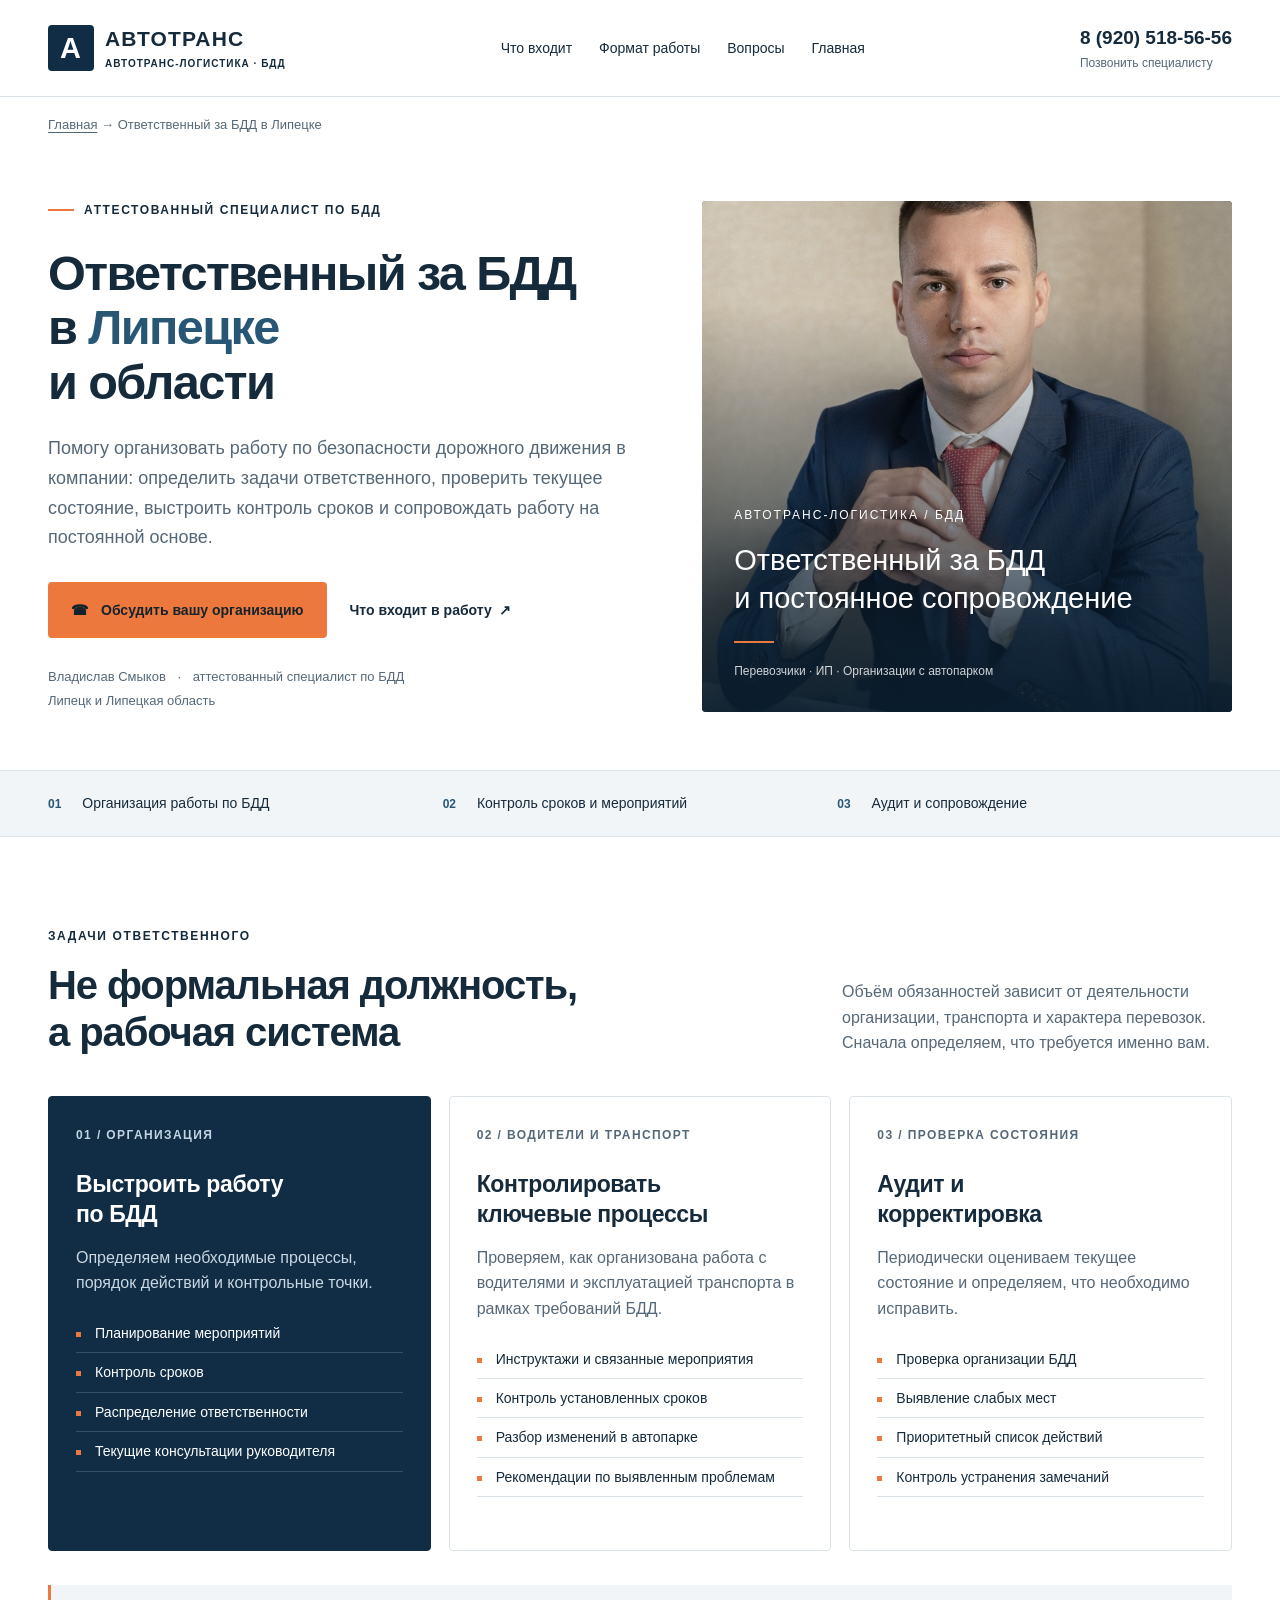
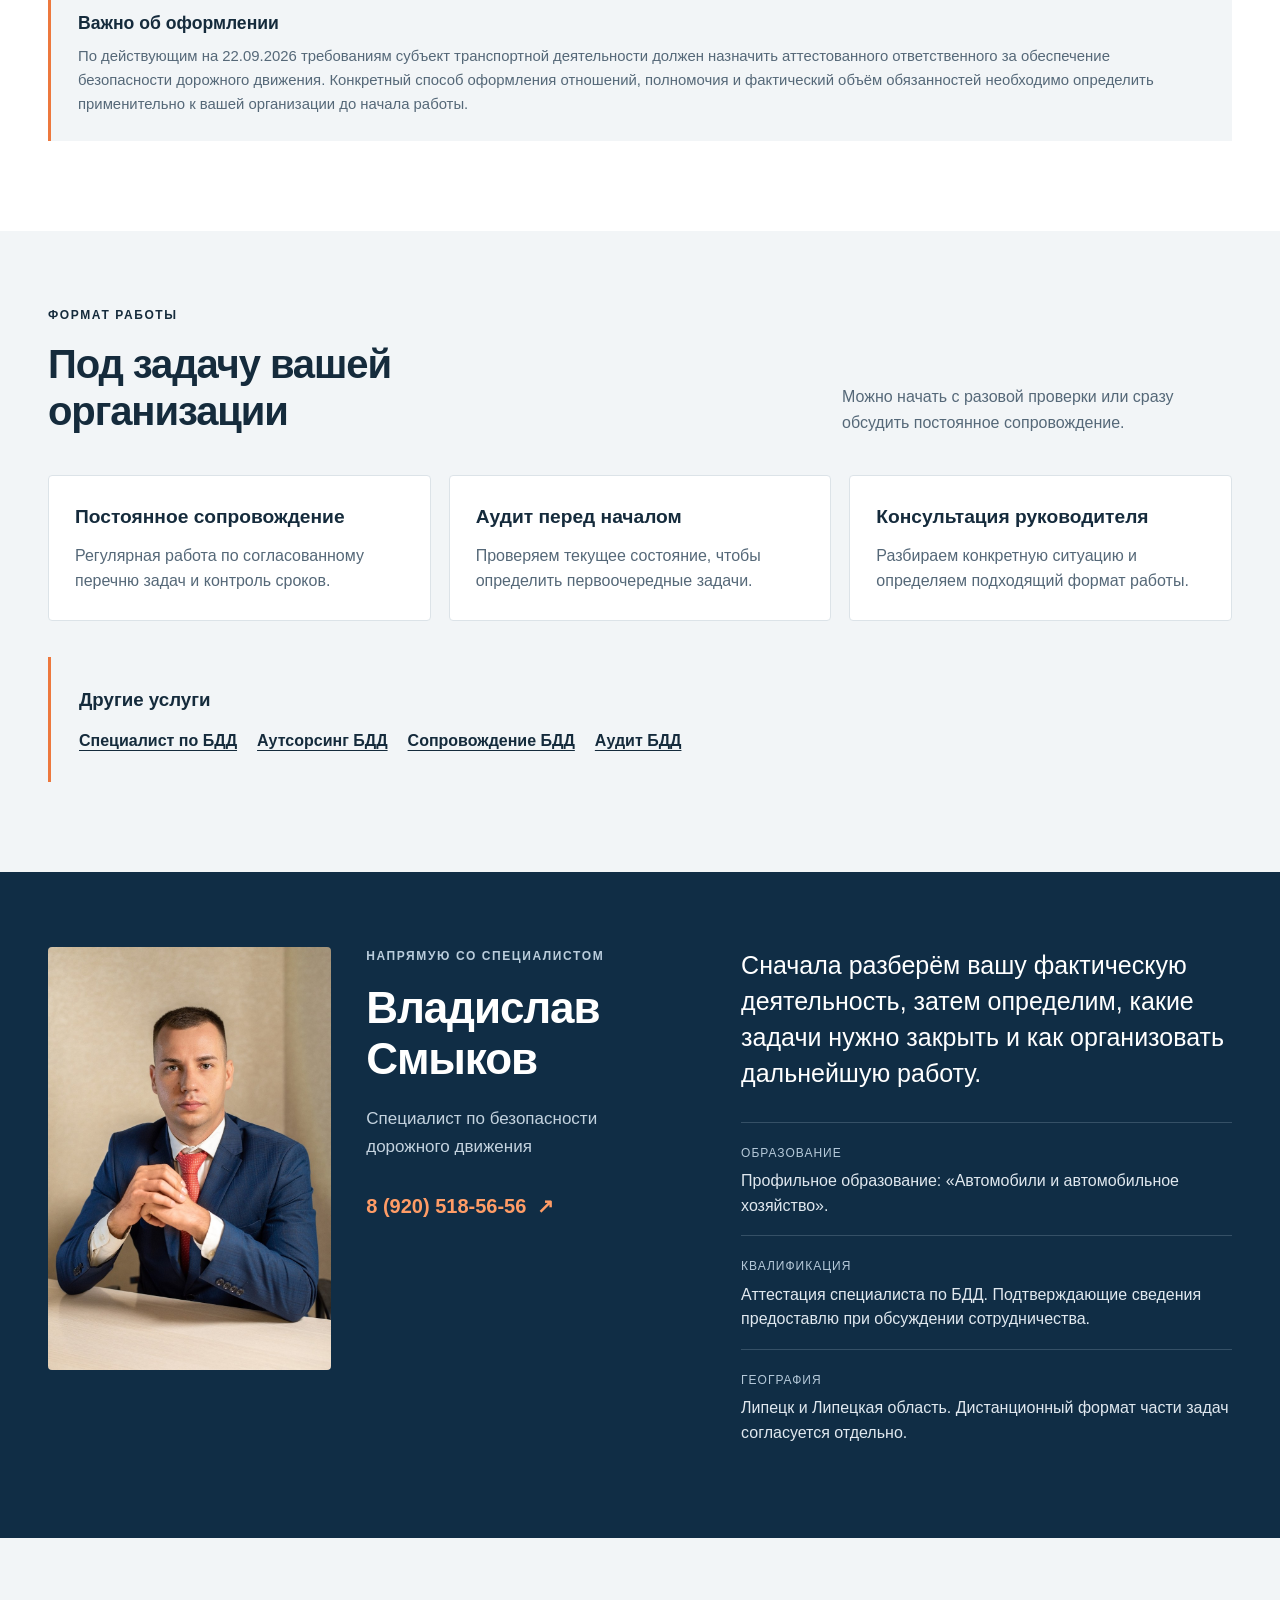
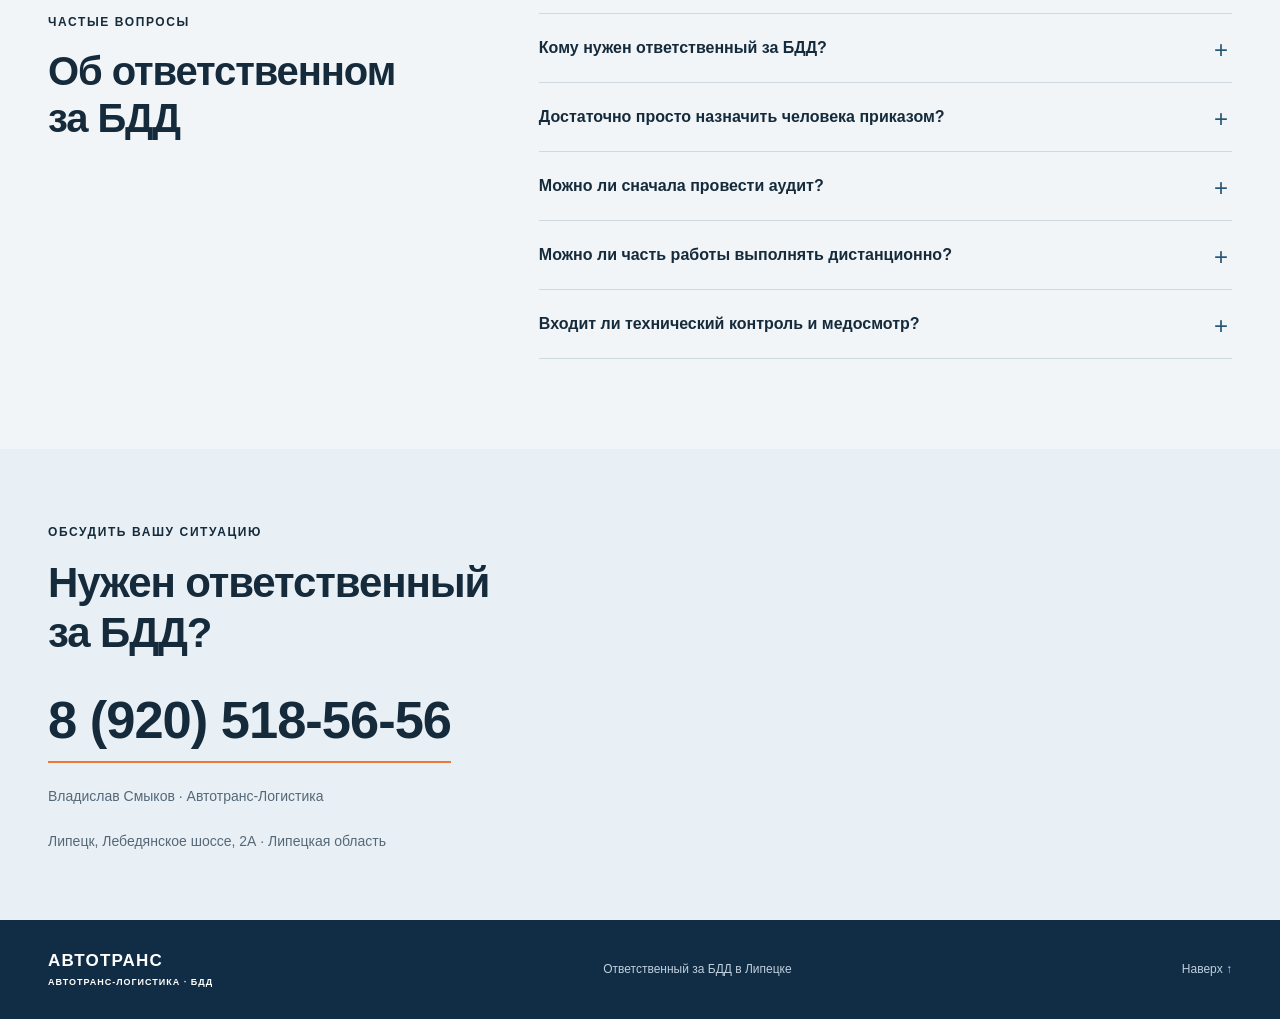
<file: otvetstvennyj-bdd-lipetsk.html>
<!doctype html>
<html lang="ru">
<head>
<!-- Yandex.Metrika counter -->
<script type="text/javascript">
(function(m,e,t,r,i,k,a){
  m[i]=m[i]||function(){(m[i].a=m[i].a||[]).push(arguments)};
  m[i].l=1*new Date();
  for (var j=0;j<document.scripts.length;j++){if(document.scripts[j].src===r){return;}}
  k=e.createElement(t),a=e.getElementsByTagName(t)[0],k.async=1,k.src=r,a.parentNode.insertBefore(k,a)
})(window,document,'script','https://mc.yandex.ru/metrika/tag.js?id=112868762','ym');
ym(112868762,'init',{ssr:true,webvisor:true,clickmap:true,ecommerce:"dataLayer",referrer:document.referrer,url:location.href,accurateTrackBounce:true,trackLinks:true});
</script>
<noscript><div><img src="https://mc.yandex.ru/watch/112868762" style="position:absolute;left:-9999px" alt=""></div></noscript>
<meta charset="utf-8">
<meta name="viewport" content="width=device-width,initial-scale=1">
<title>Ответственный за БДД в Липецке — аттестованный специалист | Автотранс-Логистика</title>
<meta name="description" content="Услуги аттестованного специалиста по БДД в Липецке и Липецкой области. Помощь в организации работы ответственного за БДД, аудит, сопровождение перевозчиков, ИП и организаций с автопарком.">
<meta name="format-detection" content="telephone=yes">
<meta name="theme-color" content="#102d45">
<link rel="canonical" href="https://bdd-avtotranc.ru/otvetstvennyj-bdd-lipetsk.html">
<link rel="stylesheet" href="styles.css">
<style>
.breadcrumbs{padding:18px 0 0;font-size:.8125rem;color:var(--muted)}
.breadcrumbs a{text-decoration:underline;text-underline-offset:3px}
.hero-seo .lead{max-width:650px}
.info-grid{display:grid;grid-template-columns:repeat(3,1fr);gap:18px}
.info-card{border:1px solid var(--line);border-radius:4px;padding:26px;background:#fff}
.info-card h3{margin:0 0 10px;font-size:1.2rem}
.info-card p{margin:0;color:var(--muted)}
.legal-note{margin-top:34px;padding:24px 27px;background:var(--pale);border-left:3px solid var(--orange)}
.legal-note h3{margin:0 0 8px;font-size:1.1rem}
.legal-note p{margin:0;color:var(--muted);font-size:.93rem}
.related{margin-top:36px;padding:28px;background:var(--pale);border-left:3px solid var(--orange)}
.related h3{margin:0 0 13px}
.related-links{display:flex;gap:20px;flex-wrap:wrap}
.related-links a{font-weight:700;text-decoration:underline;text-underline-offset:4px}
@media(max-width:850px){.info-grid{grid-template-columns:1fr}}
</style>
<script type="application/ld+json">
{
  "@context":"https://schema.org",
  "@type":"Service",
  "name":"Услуги ответственного за БДД в Липецке",
  "serviceType":"Организация и сопровождение работы по безопасности дорожного движения",
  "areaServed":[
    {"@type":"City","name":"Липецк"},
    {"@type":"AdministrativeArea","name":"Липецкая область"}
  ],
  "provider":{
    "@type":"ProfessionalService",
    "name":"Автотранс-Логистика",
    "url":"https://bdd-avtotranc.ru/",
    "telephone":"+79205185656",
    "address":{
      "@type":"PostalAddress",
      "addressLocality":"Липецк",
      "streetAddress":"Лебедянское шоссе, 2А",
      "addressCountry":"RU"
    }
  }
}
</script>
</head>
<body>
<a class="skip" href="#main">Перейти к содержанию</a>
<header class="header">
  <div class="wrap header-inner">
    <a class="brand" href="/" aria-label="Автотранс-Логистика — на главную">
      <span class="brand-icon">А</span>
      <span>АВТОТРАНС<small>АВТОТРАНС-ЛОГИСТИКА · БДД</small></span>
    </a>
    <nav aria-label="Навигация">
      <a href="#service">Что входит</a>
      <a href="#format">Формат работы</a>
      <a href="#questions">Вопросы</a>
      <a href="/">Главная</a>
    </nav>
    <a class="header-phone" href="tel:+79205185656">8 (920) 518-56-56<small>Позвонить специалисту</small></a>
  </div>
</header>

<main id="main">
<div class="wrap breadcrumbs"><a href="/">Главная</a> → Ответственный за БДД в Липецке</div>

<section class="hero hero-seo">
  <div class="wrap hero-grid">
    <div class="hero-copy">
      <div class="eyebrow"><span class="line"></span> АТТЕСТОВАННЫЙ СПЕЦИАЛИСТ ПО БДД</div>
      <h1>Ответственный за БДД<br>в <em>Липецке</em><br>и области</h1>
      <p class="lead">Помогу организовать работу по безопасности дорожного движения в компании: определить задачи ответственного, проверить текущее состояние, выстроить контроль сроков и сопровождать работу на постоянной основе.</p>
      <div class="hero-actions">
        <a class="button" href="tel:+79205185656"><span aria-hidden="true">☎</span> Обсудить вашу организацию</a>
        <a class="text-link" href="#service">Что входит в работу <span aria-hidden="true">↗</span></a>
      </div>
      <div class="hero-note">Владислав Смыков <span>·</span> аттестованный специалист по БДД<br>Липецк и Липецкая область</div>
    </div>
    <div class="hero-visual">
      <img class="hero-photo" src="specialist.jpg" alt="Ответственный за БДД в Липецке — Владислав Смыков" width="1279" height="1917" fetchpriority="high">
      <div class="visual-caption">
        <span>АВТОТРАНС-ЛОГИСТИКА / БДД</span>
        <strong>Ответственный за БДД<br>и постоянное сопровождение</strong>
        <div class="caption-rule"></div>
        <small>Перевозчики · ИП · Организации с автопарком</small>
      </div>
    </div>
  </div>
</section>

<div class="scope-band"><div class="wrap scope-grid">
  <span><b>01</b> Организация работы по БДД</span>
  <span><b>02</b> Контроль сроков и мероприятий</span>
  <span><b>03</b> Аудит и сопровождение</span>
</div></div>

<section class="section wrap" id="service">
  <div class="section-top">
    <div><div class="eyebrow">ЗАДАЧИ ОТВЕТСТВЕННОГО</div><h2>Не формальная должность,<br>а рабочая система</h2></div>
    <p>Объём обязанностей зависит от деятельности организации, транспорта и характера перевозок. Сначала определяем, что требуется именно вам.</p>
  </div>

  <div class="services">
    <article class="service featured">
      <span class="service-no">01 / ОРГАНИЗАЦИЯ</span>
      <h3>Выстроить работу<br>по БДД</h3>
      <p>Определяем необходимые процессы, порядок действий и контрольные точки.</p>
      <ul>
        <li>Планирование мероприятий</li>
        <li>Контроль сроков</li>
        <li>Распределение ответственности</li>
        <li>Текущие консультации руководителя</li>
      </ul>
    </article>
    <article class="service">
      <span class="service-no">02 / ВОДИТЕЛИ И ТРАНСПОРТ</span>
      <h3>Контролировать<br>ключевые процессы</h3>
      <p>Проверяем, как организована работа с водителями и эксплуатацией транспорта в рамках требований БДД.</p>
      <ul>
        <li>Инструктажи и связанные мероприятия</li>
        <li>Контроль установленных сроков</li>
        <li>Разбор изменений в автопарке</li>
        <li>Рекомендации по выявленным проблемам</li>
      </ul>
    </article>
    <article class="service">
      <span class="service-no">03 / ПРОВЕРКА СОСТОЯНИЯ</span>
      <h3>Аудит и<br>корректировка</h3>
      <p>Периодически оцениваем текущее состояние и определяем, что необходимо исправить.</p>
      <ul>
        <li>Проверка организации БДД</li>
        <li>Выявление слабых мест</li>
        <li>Приоритетный список действий</li>
        <li>Контроль устранения замечаний</li>
      </ul>
    </article>
  </div>

  <div class="legal-note">
    <h3>Важно об оформлении</h3>
    <p>По действующим на 22.09.2026 требованиям субъект транспортной деятельности должен назначить аттестованного ответственного за обеспечение безопасности дорожного движения. Конкретный способ оформления отношений, полномочия и фактический объём обязанностей необходимо определить применительно к вашей организации до начала работы.</p>
  </div>
</section>

<section class="faq-section" id="format">
  <div class="wrap">
    <div class="section-top">
      <div><div class="eyebrow">ФОРМАТ РАБОТЫ</div><h2>Под задачу вашей<br>организации</h2></div>
      <p>Можно начать с разовой проверки или сразу обсудить постоянное сопровождение.</p>
    </div>
    <div class="info-grid">
      <article class="info-card"><h3>Постоянное сопровождение</h3><p>Регулярная работа по согласованному перечню задач и контроль сроков.</p></article>
      <article class="info-card"><h3>Аудит перед началом</h3><p>Проверяем текущее состояние, чтобы определить первоочередные задачи.</p></article>
      <article class="info-card"><h3>Консультация руководителя</h3><p>Разбираем конкретную ситуацию и определяем подходящий формат работы.</p></article>
    </div>
    <div class="related">
      <h3>Другие услуги</h3>
      <div class="related-links">
        <a href="specialist-bdd-lipetsk.html">Специалист по БДД</a>
        <a href="autsorsing-bdd-lipetsk.html">Аутсорсинг БДД</a>
        <a href="soprovozhdenie-bdd-lipetsk.html">Сопровождение БДД</a>
        <a href="audit-bdd-lipetsk.html">Аудит БДД</a>
      </div>
    </div>
  </div>
</section>

<section class="about-section">
  <div class="wrap about-grid">
    <img class="specialist-photo" src="specialist.jpg" alt="Владислав Смыков — аттестованный специалист по БДД" width="1279" height="1917" loading="lazy">
    <div>
      <div class="eyebrow">НАПРЯМУЮ СО СПЕЦИАЛИСТОМ</div>
      <h2>Владислав<br>Смыков</h2>
      <p class="about-role">Специалист по безопасности<br>дорожного движения</p>
      <a class="about-phone" href="tel:+79205185656">8 (920) 518-56-56 <span aria-hidden="true">↗</span></a>
    </div>
    <div class="about-content">
      <p class="large-copy">Сначала разберём вашу фактическую деятельность, затем определим, какие задачи нужно закрыть и как организовать дальнейшую работу.</p>
      <div class="facts">
        <div><span>ОБРАЗОВАНИЕ</span><p>Профильное образование: «Автомобили и автомобильное хозяйство».</p></div>
        <div><span>КВАЛИФИКАЦИЯ</span><p>Аттестация специалиста по БДД. Подтверждающие сведения предоставлю при обсуждении сотрудничества.</p></div>
        <div><span>ГЕОГРАФИЯ</span><p>Липецк и Липецкая область. Дистанционный формат части задач согласуется отдельно.</p></div>
      </div>
    </div>
  </div>
</section>

<section class="faq-section" id="questions">
  <div class="wrap faq-grid">
    <div><div class="eyebrow">ЧАСТЫЕ ВОПРОСЫ</div><h2>Об ответственном<br>за БДД</h2></div>
    <div class="faq-list">
      <details><summary>Кому нужен ответственный за БДД?</summary><p>Обязанность зависит от статуса организации и характера эксплуатации транспортных средств. Перед началом работы нужно определить, относится ли ваша деятельность к требованиям статьи 20 Федерального закона № 196-ФЗ и действующих правил обеспечения безопасности перевозок.</p></details>
      <details><summary>Достаточно просто назначить человека приказом?</summary><p>Нет. Ответственный должен соответствовать установленным квалификационным требованиям и пройти аттестацию на право заниматься соответствующей деятельностью.</p></details>
      <details><summary>Можно ли сначала провести аудит?</summary><p>Да. Это удобный вариант, если нужно понять текущее состояние работы до определения постоянного формата сопровождения.</p></details>
      <details><summary>Можно ли часть работы выполнять дистанционно?</summary><p>Да, многие организационные задачи и консультации возможны дистанционно. Мероприятия, требующие фактического присутствия, согласуются отдельно.</p></details>
      <details><summary>Входит ли технический контроль и медосмотр?</summary><p>Нет. Фактический технический контроль транспортных средств и медицинские осмотры являются отдельными процессами.</p></details>
    </div>
  </div>
</section>

<section class="contact-section">
  <div class="wrap contact-grid">
    <div class="eyebrow">ОБСУДИТЬ ВАШУ СИТУАЦИЮ</div>
    <h2>Нужен ответственный<br>за БДД?</h2>
    <a class="contact-phone" href="tel:+79205185656">8 (920) 518-56-56</a>
    <p>Владислав Смыков · Автотранс-Логистика</p>
    <p>Липецк, Лебедянское шоссе, 2А · Липецкая область</p>
  </div>
</section>
</main>

<footer><div class="wrap footer-inner">
<a class="brand footer-brand" href="/">АВТОТРАНС <small>АВТОТРАНС-ЛОГИСТИКА · БДД</small></a>
<p>Ответственный за БДД в Липецке</p>
<a href="#main">Наверх ↑</a>
</div></footer>
<a class="mobile-call" href="tel:+79205185656"><span aria-hidden="true">☎</span> Позвонить · 8 (920) 518-56-56</a>
<script>
document.querySelectorAll('a[href^="tel:"]').forEach(function(a){
  a.addEventListener('click',function(){
    if(typeof window.ym==='function'){ym(112868762,'reachGoal','phone_click');}
  });
});
</script>
</body>
</html>
</file>
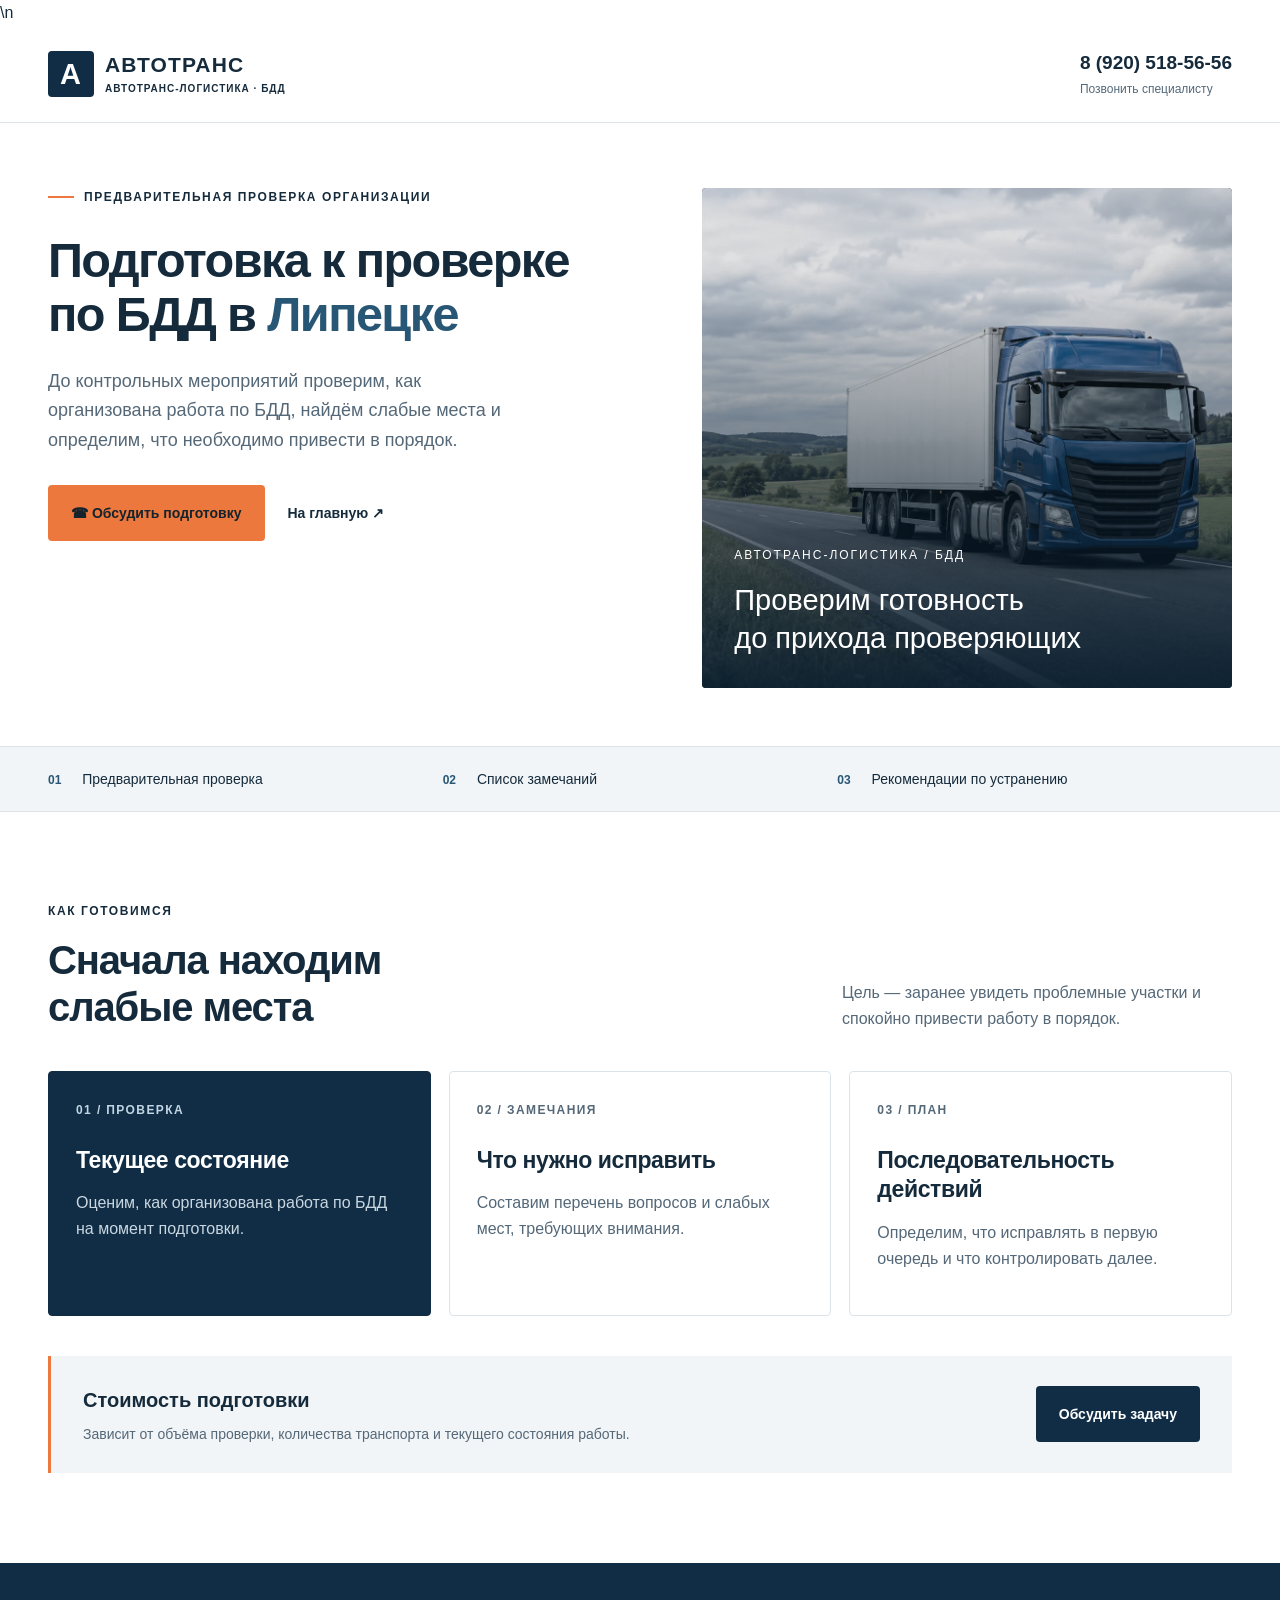
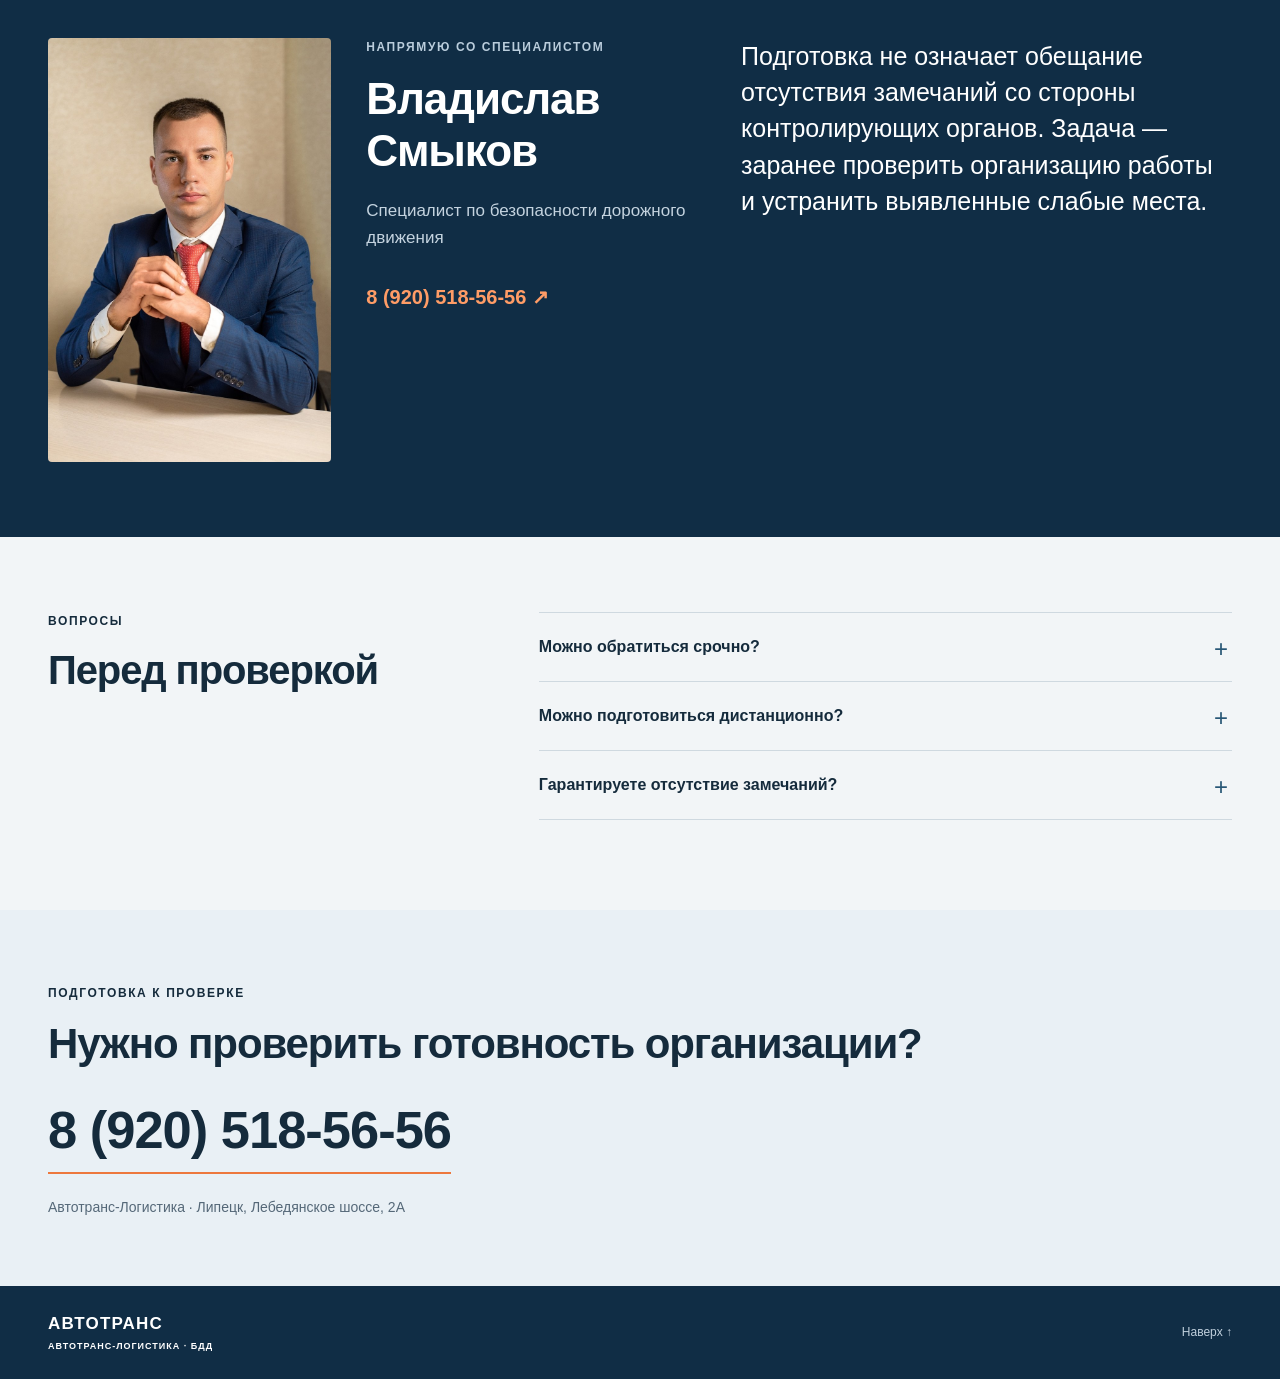
<file: proverka-bdd-lipetsk.html>
<!doctype html>
<html lang="ru">
<head>\n<!-- Yandex.Metrika counter -->
<script type="text/javascript">
(function(m,e,t,r,i,k,a){
  m[i]=m[i]||function(){(m[i].a=m[i].a||[]).push(arguments)};
  m[i].l=1*new Date();
  for (var j=0;j<document.scripts.length;j++){if(document.scripts[j].src===r){return;}}
  k=e.createElement(t),a=e.getElementsByTagName(t)[0],k.async=1,k.src=r,a.parentNode.insertBefore(k,a)
})(window,document,'script','https://mc.yandex.ru/metrika/tag.js?id=112868762','ym');
ym(112868762,'init',{ssr:true,webvisor:true,clickmap:true,ecommerce:"dataLayer",referrer:document.referrer,url:location.href,accurateTrackBounce:true,trackLinks:true});
</script>
<noscript><div><img src="https://mc.yandex.ru/watch/112868762" style="position:absolute;left:-9999px" alt=""></div></noscript>
<!-- /Yandex.Metrika counter -->

<meta charset="utf-8">
<meta name="viewport" content="width=device-width,initial-scale=1">
<title>Подготовка к проверке по БДД в Липецке | Автотранс-Логистика</title>
<meta name="description" content="Подготовка организации к проверке по БДД в Липецке и Липецкой области. Предварительная проверка, выявление слабых мест и рекомендации по устранению замечаний.">
<meta name="format-detection" content="telephone=yes">
<meta name="theme-color" content="#102d45">
<link rel="canonical" href="https://bdd-avtotranc.ru/proverka-bdd-lipetsk.html">
<link rel="stylesheet" href="styles.css">
<script type="application/ld+json">
{"@context":"https://schema.org","@type":"Service","name":"Подготовка к проверке по БДД в Липецке","areaServed":[{"@type":"City","name":"Липецк"},{"@type":"AdministrativeArea","name":"Липецкая область"}],"provider":{"@type":"ProfessionalService","name":"Автотранс-Логистика","url":"https://bdd-avtotranc.ru/","telephone":"+79205185656"}}
</script>
</head>
<body>
<a class="skip" href="#main">Перейти к содержанию</a>
<header class="header"><div class="wrap header-inner">
<a class="brand" href="/"><span class="brand-icon">А</span><span>АВТОТРАНС<small>АВТОТРАНС-ЛОГИСТИКА · БДД</small></span></a>
<a class="header-phone" href="tel:+79205185656">8 (920) 518-56-56<small>Позвонить специалисту</small></a>
</div></header>
<main id="main">
<section class="hero"><div class="wrap hero-grid">
<div class="hero-copy"><div class="eyebrow"><span class="line"></span> ПРЕДВАРИТЕЛЬНАЯ ПРОВЕРКА ОРГАНИЗАЦИИ</div>
<h1>Подготовка к проверке<br>по БДД в <em>Липецке</em></h1>
<p class="lead">До контрольных мероприятий проверим, как организована работа по БДД, найдём слабые места и определим, что необходимо привести в порядок.</p>
<div class="hero-actions"><a class="button" href="tel:+79205185656">☎ Обсудить подготовку</a><a class="text-link" href="/">На главную ↗</a></div></div>
<div class="hero-visual"><img class="hero-photo" src="truck.webp" alt="Подготовка к проверке по БДД в Липецке"><div class="visual-caption"><span>АВТОТРАНС-ЛОГИСТИКА / БДД</span><strong>Проверим готовность<br>до прихода проверяющих</strong></div></div>
</div></section>
<div class="scope-band"><div class="wrap scope-grid">
<span><b>01</b> Предварительная проверка</span><span><b>02</b> Список замечаний</span><span><b>03</b> Рекомендации по устранению</span>
</div></div>
<section class="section wrap">
<div class="section-top"><div><div class="eyebrow">КАК ГОТОВИМСЯ</div><h2>Сначала находим<br>слабые места</h2></div><p>Цель — заранее увидеть проблемные участки и спокойно привести работу в порядок.</p></div>
<div class="services">
<article class="service featured"><span class="service-no">01 / ПРОВЕРКА</span><h3>Текущее состояние</h3><p>Оценим, как организована работа по БДД на момент подготовки.</p></article>
<article class="service"><span class="service-no">02 / ЗАМЕЧАНИЯ</span><h3>Что нужно исправить</h3><p>Составим перечень вопросов и слабых мест, требующих внимания.</p></article>
<article class="service"><span class="service-no">03 / ПЛАН</span><h3>Последовательность действий</h3><p>Определим, что исправлять в первую очередь и что контролировать далее.</p></article>
</div>
<div class="price-strip"><div><h3>Стоимость подготовки</h3><p>Зависит от объёма проверки, количества транспорта и текущего состояния работы.</p></div><a class="button button-dark" href="tel:+79205185656">Обсудить задачу</a></div>
</section>
<section class="about-section"><div class="wrap about-grid">
<img class="specialist-photo" src="specialist.jpg" alt="Владислав Смыков — специалист по БДД">
<div><div class="eyebrow">НАПРЯМУЮ СО СПЕЦИАЛИСТОМ</div><h2>Владислав<br>Смыков</h2><p class="about-role">Специалист по безопасности дорожного движения</p><a class="about-phone" href="tel:+79205185656">8 (920) 518-56-56 ↗</a></div>
<div class="about-content"><p class="large-copy">Подготовка не означает обещание отсутствия замечаний со стороны контролирующих органов. Задача — заранее проверить организацию работы и устранить выявленные слабые места.</p></div>
</div></section>
<section class="faq-section"><div class="wrap faq-grid"><div><div class="eyebrow">ВОПРОСЫ</div><h2>Перед проверкой</h2></div><div class="faq-list">
<details><summary>Можно обратиться срочно?</summary><p>Да, если есть возможность по срокам. Чем раньше начать предварительную проверку, тем больше времени останется на устранение замечаний.</p></details>
<details><summary>Можно подготовиться дистанционно?</summary><p>Часть работы возможно выполнить дистанционно. Необходимость выезда зависит от конкретной ситуации.</p></details>
<details><summary>Гарантируете отсутствие замечаний?</summary><p>Нет. Контролирующий орган самостоятельно оценивает выполнение требований. Предварительная проверка помогает выявить и устранить очевидные слабые места.</p></details>
</div></div></section>
<section class="contact-section"><div class="wrap contact-grid"><div class="eyebrow">ПОДГОТОВКА К ПРОВЕРКЕ</div><h2>Нужно проверить готовность организации?</h2><a class="contact-phone" href="tel:+79205185656">8 (920) 518-56-56</a><p>Автотранс-Логистика · Липецк, Лебедянское шоссе, 2А</p></div></section>
</main>
<footer><div class="wrap footer-inner"><a class="brand footer-brand" href="/">АВТОТРАНС <small>АВТОТРАНС-ЛОГИСТИКА · БДД</small></a><a href="#main">Наверх ↑</a></div></footer>
<script>
document.querySelectorAll('a[href^="tel:"]').forEach(function(a){
  a.addEventListener('click',function(){
    if(typeof window.ym==='function'){ym(112868762,'reachGoal','phone_click');}
  });
});
</script>
</body></html>
</file>
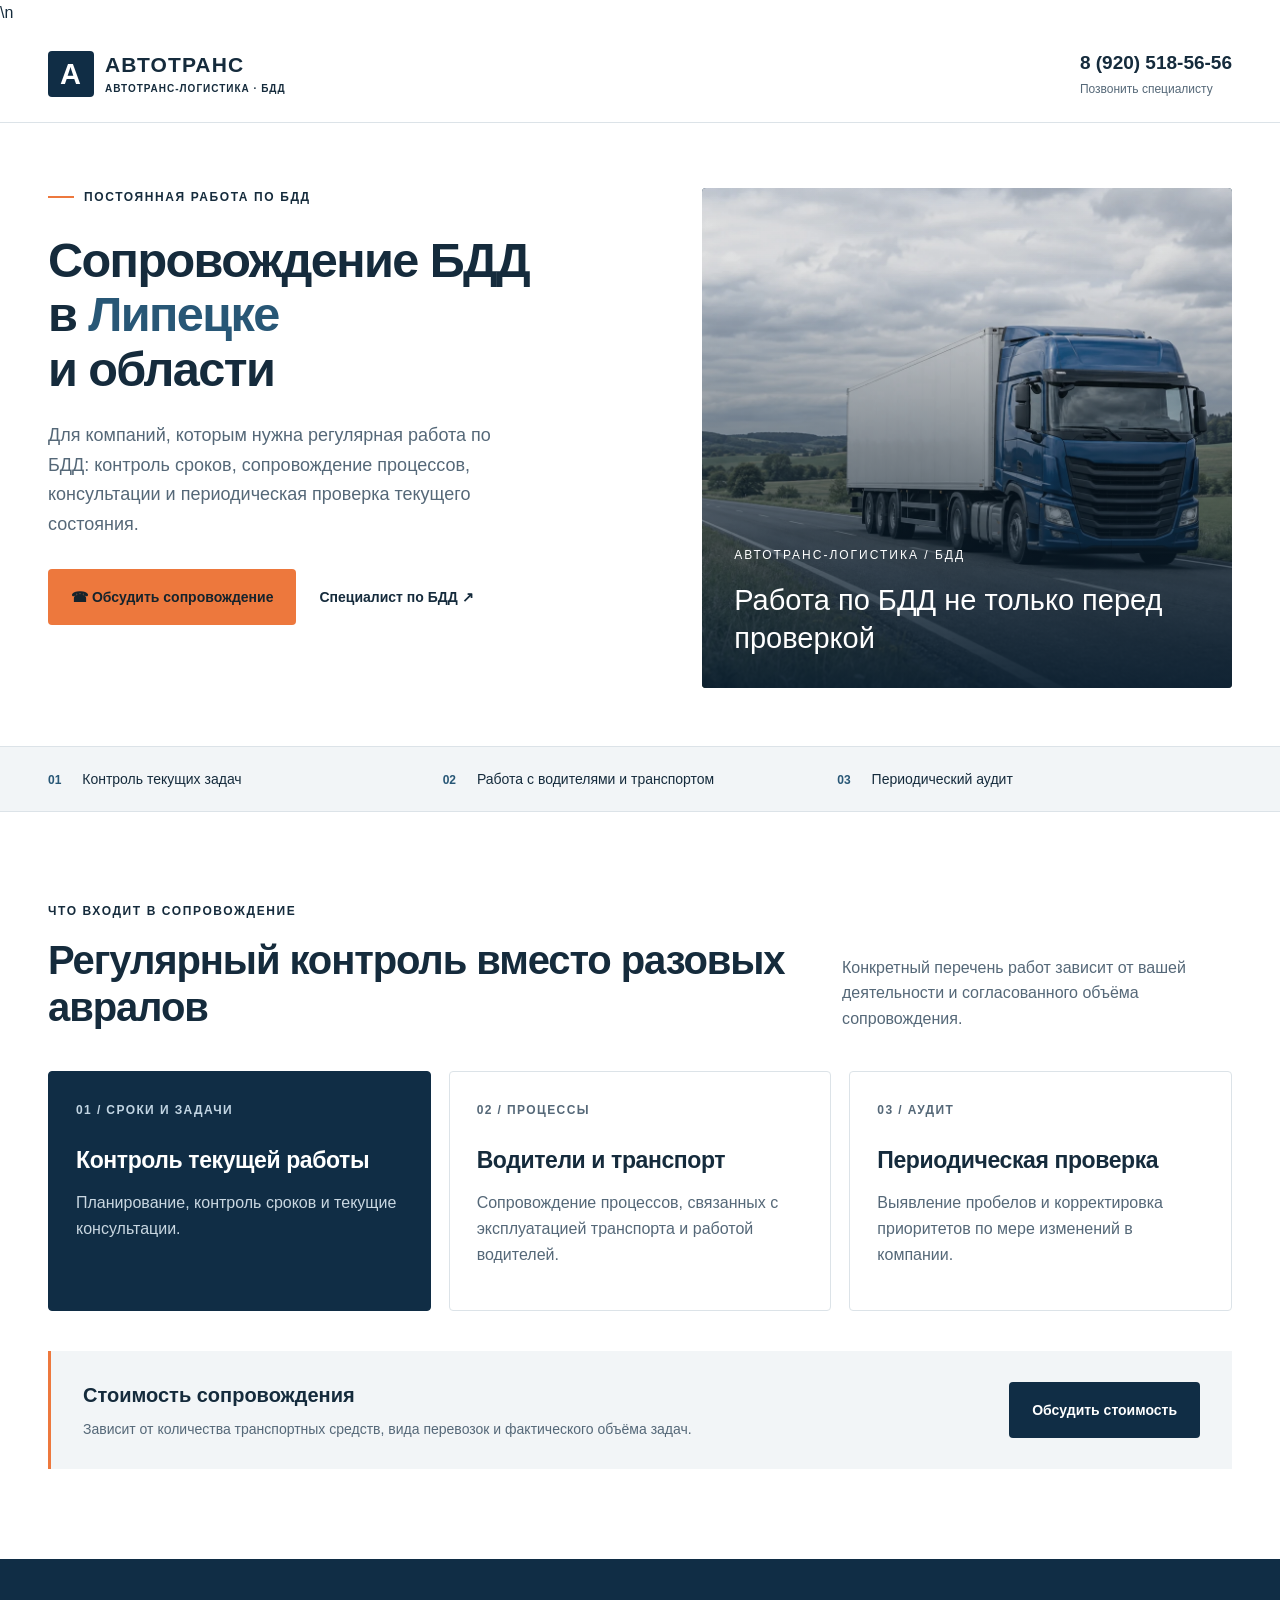
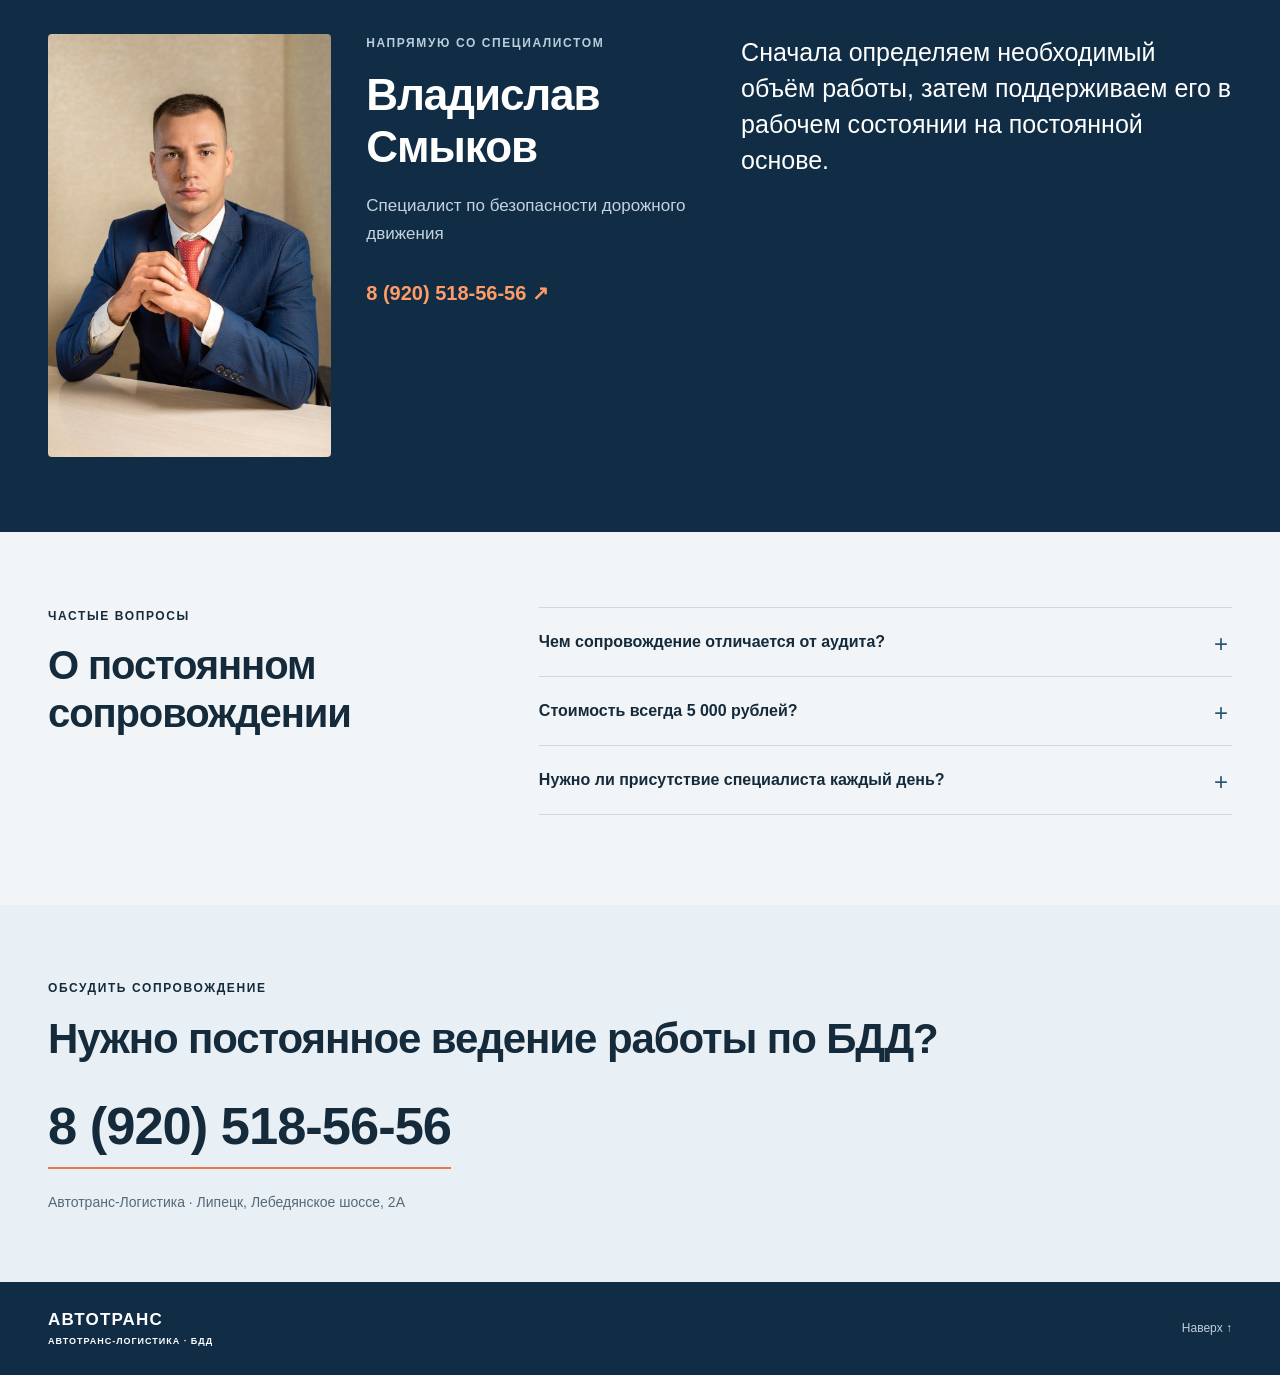
<file: soprovozhdenie-bdd-lipetsk.html>
<!doctype html><html lang="ru"><head>\n<!-- Yandex.Metrika counter -->
<script type="text/javascript">
(function(m,e,t,r,i,k,a){
  m[i]=m[i]||function(){(m[i].a=m[i].a||[]).push(arguments)};
  m[i].l=1*new Date();
  for (var j=0;j<document.scripts.length;j++){if(document.scripts[j].src===r){return;}}
  k=e.createElement(t),a=e.getElementsByTagName(t)[0],k.async=1,k.src=r,a.parentNode.insertBefore(k,a)
})(window,document,'script','https://mc.yandex.ru/metrika/tag.js?id=112868762','ym');
ym(112868762,'init',{ssr:true,webvisor:true,clickmap:true,ecommerce:"dataLayer",referrer:document.referrer,url:location.href,accurateTrackBounce:true,trackLinks:true});
</script>
<noscript><div><img src="https://mc.yandex.ru/watch/112868762" style="position:absolute;left:-9999px" alt=""></div></noscript>
<!-- /Yandex.Metrika counter -->
<meta charset="utf-8"><meta name="viewport" content="width=device-width,initial-scale=1"><title>Сопровождение БДД в Липецке — ведение работы по БДД | Автотранс-Логистика</title><meta name="description" content="Постоянное сопровождение БДД в Липецке и Липецкой области для перевозчиков, ИП и организаций с автопарком. Контроль сроков, аудит и текущая работа."><link rel="canonical" href="https://bdd-avtotranc.ru/soprovozhdenie-bdd-lipetsk.html"><link rel="stylesheet" href="styles.css"><script type="application/ld+json">
{"@context":"https://schema.org","@type":"Service","name":"Сопровождение БДД в Липецке","areaServed":[{"@type":"City","name":"Липецк"},{"@type":"AdministrativeArea","name":"Липецкая область"}],"provider":{"@type":"ProfessionalService","name":"Автотранс-Логистика","url":"https://bdd-avtotranc.ru/","telephone":"+79205185656"}}
</script>
</head><body><header class="header"><div class="wrap header-inner"><a class="brand" href="/"><span class="brand-icon">А</span><span>АВТОТРАНС<small>АВТОТРАНС-ЛОГИСТИКА · БДД</small></span></a><a class="header-phone" href="tel:+79205185656">8 (920) 518-56-56<small>Позвонить специалисту</small></a></div></header><main id="main"><section class="hero"><div class="wrap hero-grid"><div class="hero-copy"><div class="eyebrow"><span class="line"></span> ПОСТОЯННАЯ РАБОТА ПО БДД</div><h1>Сопровождение БДД<br>в <em>Липецке</em><br>и области</h1><p class="lead">Для компаний, которым нужна регулярная работа по БДД: контроль сроков, сопровождение процессов, консультации и периодическая проверка текущего состояния.</p><div class="hero-actions"><a class="button" href="tel:+79205185656">☎ Обсудить сопровождение</a><a class="text-link" href="specialist-bdd-lipetsk.html">Специалист по БДД ↗</a></div></div><div class="hero-visual"><img class="hero-photo" src="truck.webp" alt="Сопровождение БДД для перевозчиков в Липецке"><div class="visual-caption"><span>АВТОТРАНС-ЛОГИСТИКА / БДД</span><strong>Работа по БДД не только перед проверкой</strong></div></div></div></section><div class="scope-band"><div class="wrap scope-grid"><span><b>01</b> Контроль текущих задач</span><span><b>02</b> Работа с водителями и транспортом</span><span><b>03</b> Периодический аудит</span></div></div><section class="section wrap"><div class="section-top"><div><div class="eyebrow">ЧТО ВХОДИТ В СОПРОВОЖДЕНИЕ</div><h2>Регулярный контроль вместо разовых авралов</h2></div><p>Конкретный перечень работ зависит от вашей деятельности и согласованного объёма сопровождения.</p></div><div class="services"><article class="service featured"><span class="service-no">01 / СРОКИ И ЗАДАЧИ</span><h3>Контроль текущей работы</h3><p>Планирование, контроль сроков и текущие консультации.</p></article><article class="service"><span class="service-no">02 / ПРОЦЕССЫ</span><h3>Водители и транспорт</h3><p>Сопровождение процессов, связанных с эксплуатацией транспорта и работой водителей.</p></article><article class="service"><span class="service-no">03 / АУДИТ</span><h3>Периодическая проверка</h3><p>Выявление пробелов и корректировка приоритетов по мере изменений в компании.</p></article></div><div class="price-strip"><div><h3>Стоимость сопровождения</h3><p>Зависит от количества транспортных средств, вида перевозок и фактического объёма задач.</p></div><a class="button button-dark" href="tel:+79205185656">Обсудить стоимость</a></div></section><section class="about-section"><div class="wrap about-grid"><img class="specialist-photo" src="specialist.jpg" alt="Владислав Смыков — сопровождение БДД в Липецке"><div><div class="eyebrow">НАПРЯМУЮ СО СПЕЦИАЛИСТОМ</div><h2>Владислав<br>Смыков</h2><p class="about-role">Специалист по безопасности дорожного движения</p><a class="about-phone" href="tel:+79205185656">8 (920) 518-56-56 ↗</a></div><div class="about-content"><p class="large-copy">Сначала определяем необходимый объём работы, затем поддерживаем его в рабочем состоянии на постоянной основе.</p></div></div></section><section class="faq-section"><div class="wrap faq-grid"><div><div class="eyebrow">ЧАСТЫЕ ВОПРОСЫ</div><h2>О постоянном сопровождении</h2></div><div class="faq-list"><details><summary>Чем сопровождение отличается от аудита?</summary><p>Аудит показывает состояние работы на конкретный момент. Сопровождение предполагает регулярную работу по согласованному перечню задач.</p></details><details><summary>Стоимость всегда 5 000 рублей?</summary><p>Нет. Это базовый ориентир. Итоговая стоимость зависит от автопарка, вида перевозок и объёма задач.</p></details><details><summary>Нужно ли присутствие специалиста каждый день?</summary><p>Не обязательно. Значительная часть организационной работы может выполняться дистанционно; необходимые выезды согласуются отдельно.</p></details></div></div></section><section class="contact-section"><div class="wrap contact-grid"><div class="eyebrow">ОБСУДИТЬ СОПРОВОЖДЕНИЕ</div><h2>Нужно постоянное ведение работы по БДД?</h2><a class="contact-phone" href="tel:+79205185656">8 (920) 518-56-56</a><p>Автотранс-Логистика · Липецк, Лебедянское шоссе, 2А</p></div></section></main><footer><div class="wrap footer-inner"><a class="brand footer-brand" href="/">АВТОТРАНС <small>АВТОТРАНС-ЛОГИСТИКА · БДД</small></a><a href="#main">Наверх ↑</a></div></footer><script>
document.querySelectorAll('a[href^="tel:"]').forEach(function(a){
  a.addEventListener('click',function(){
    if(typeof window.ym==='function'){ym(112868762,'reachGoal','phone_click');}
  });
});
</script>
</body></html>
</file>
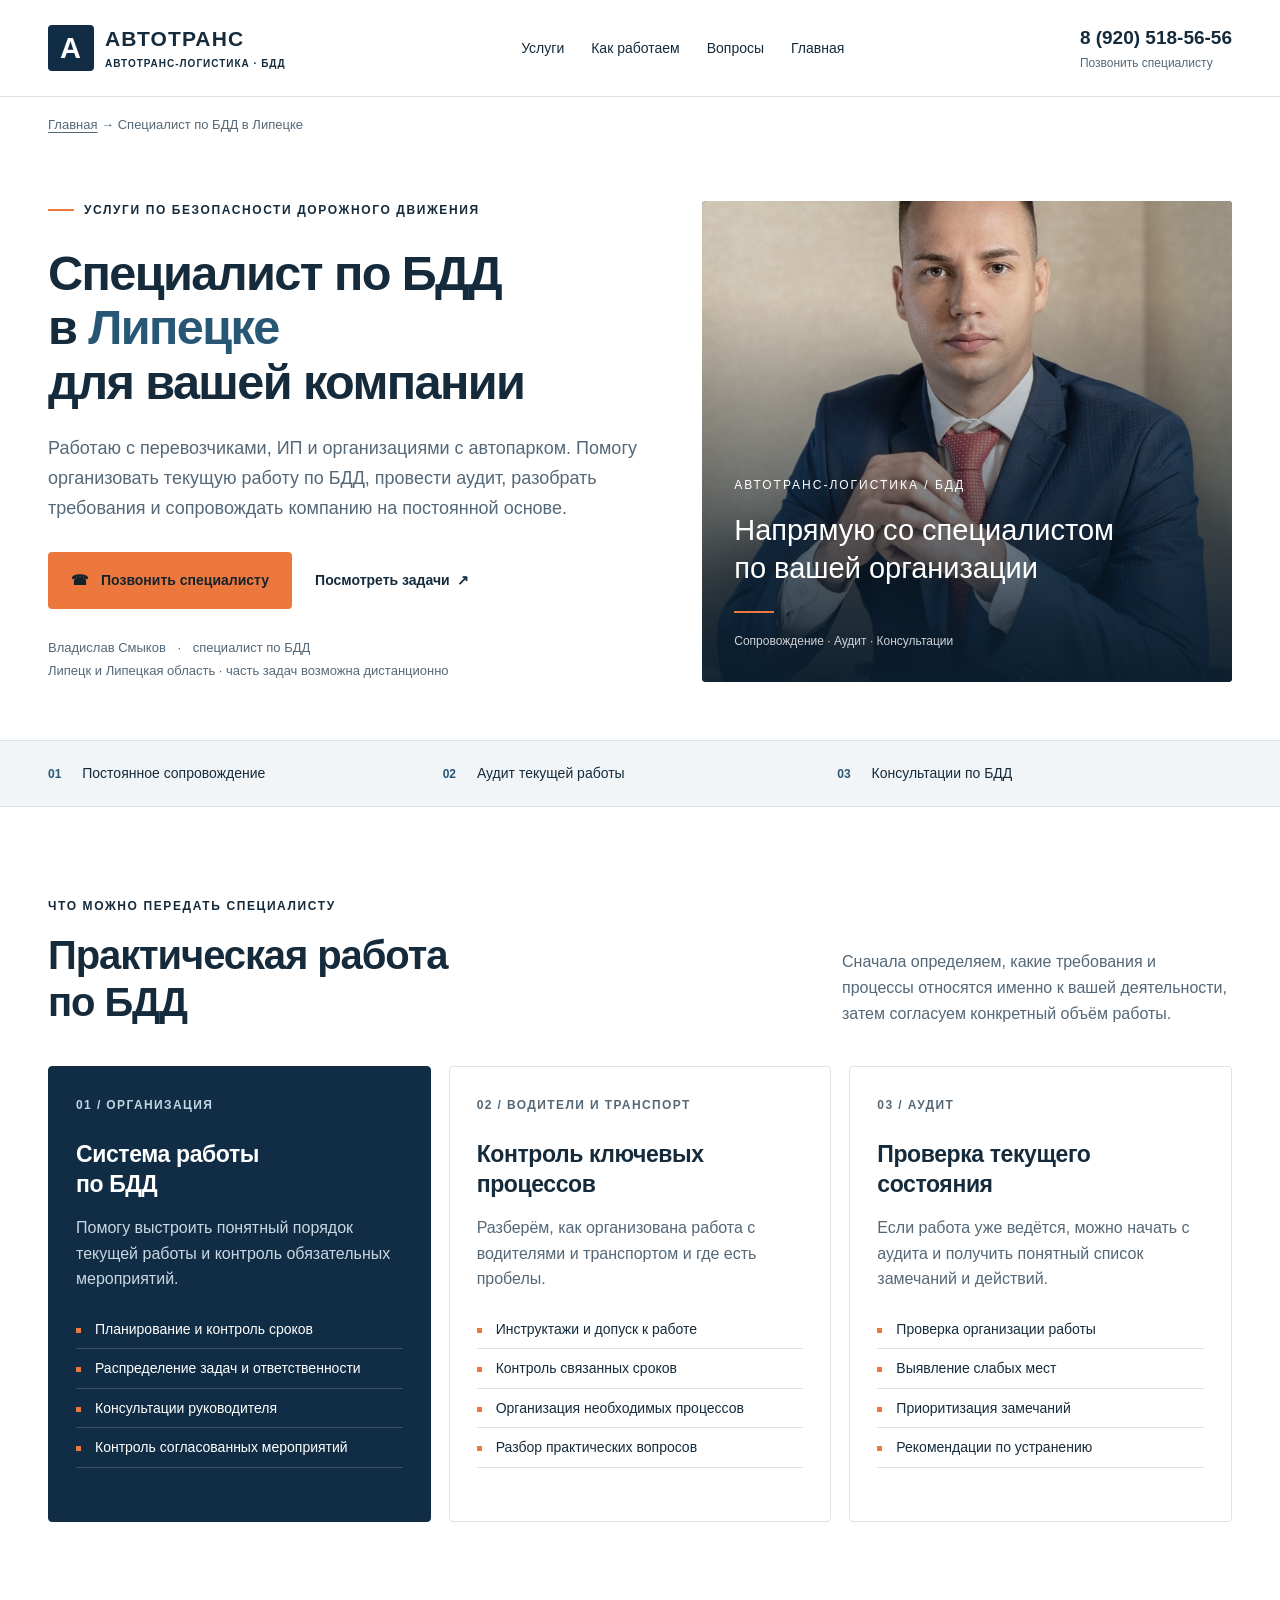
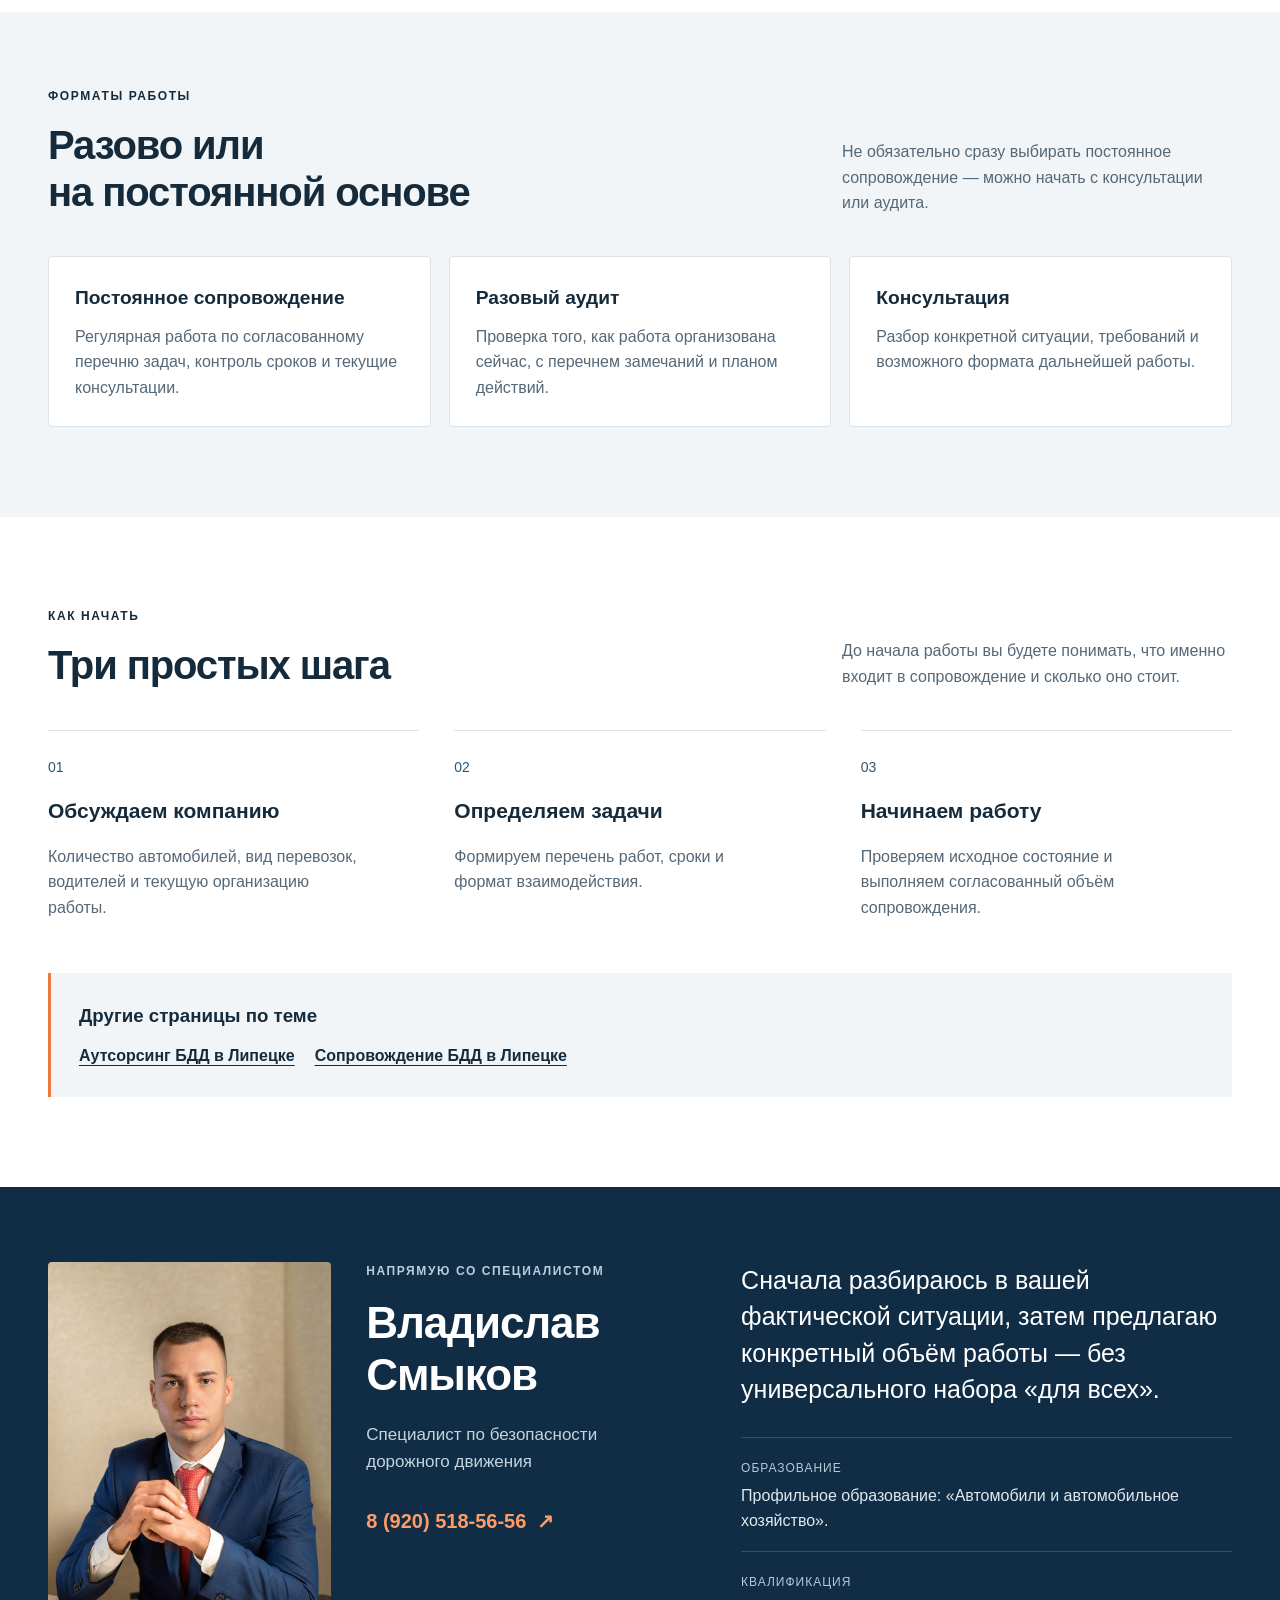
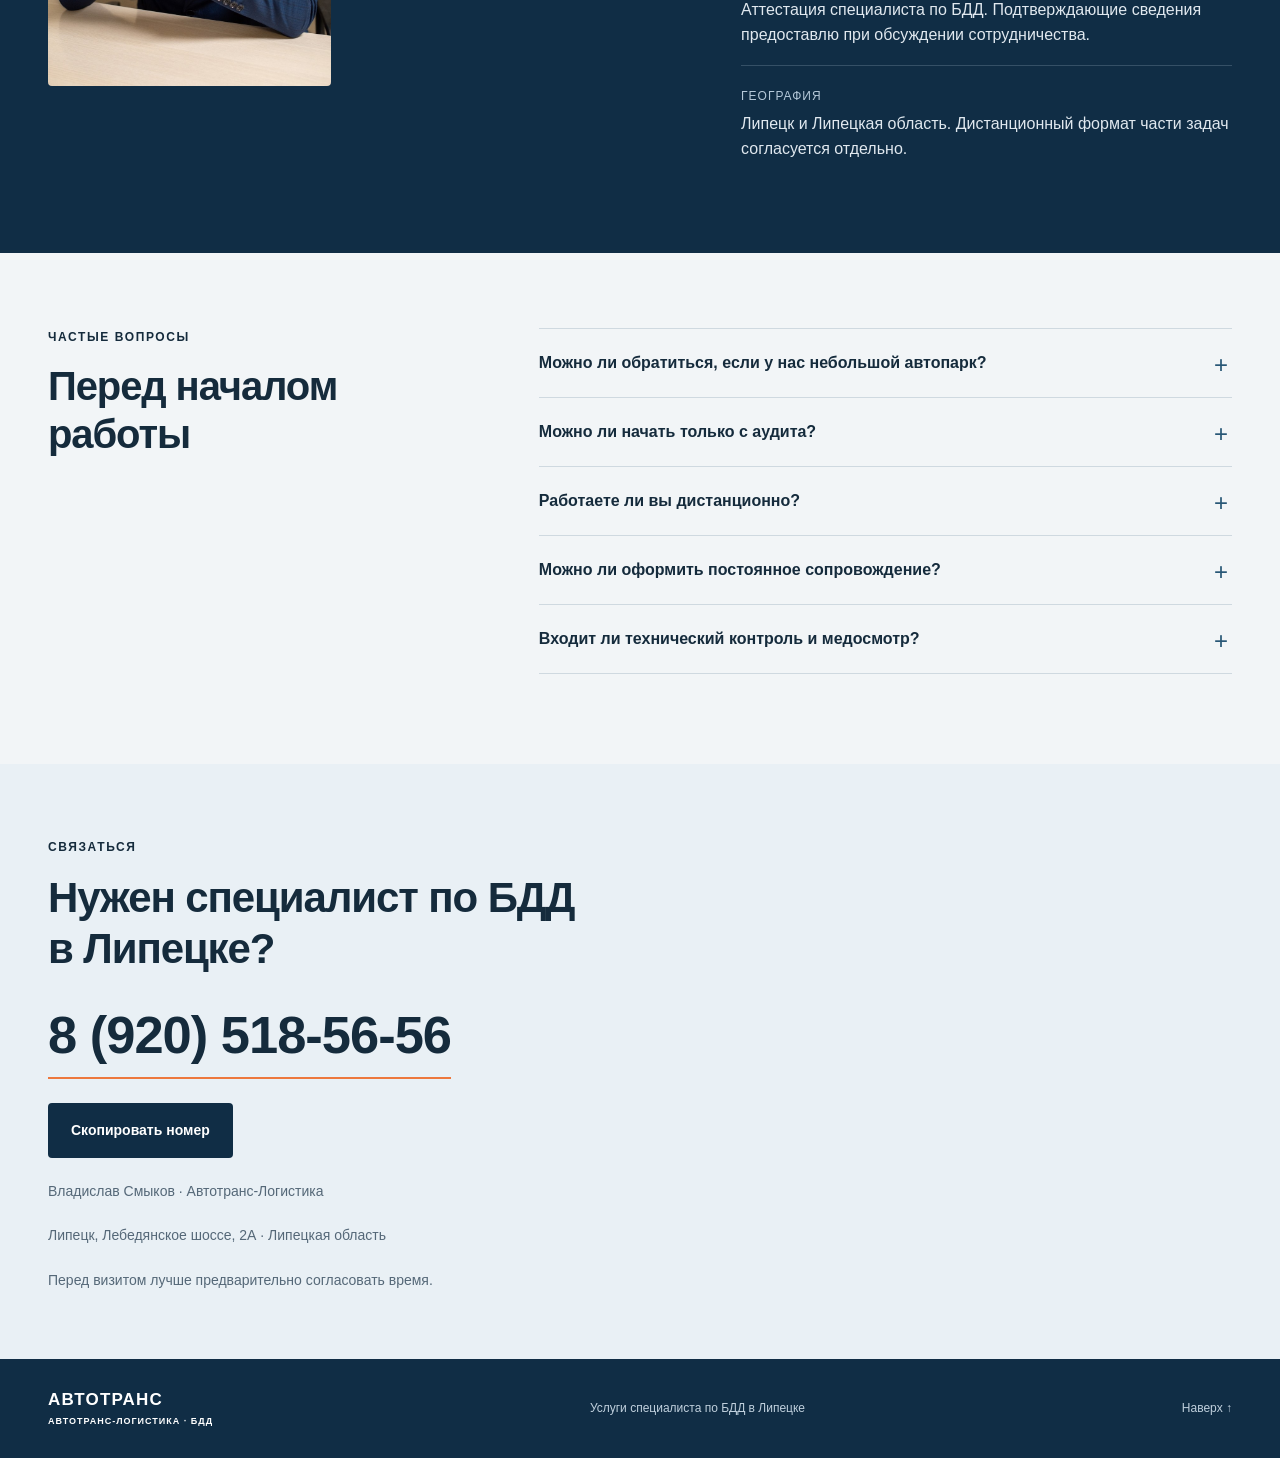
<file: specialist-bdd-lipetsk.html>
<!doctype html>
<html lang="ru">
<head>
<!-- Yandex.Metrika counter -->
<script type="text/javascript">
(function(m,e,t,r,i,k,a){
  m[i]=m[i]||function(){(m[i].a=m[i].a||[]).push(arguments)};
  m[i].l=1*new Date();
  for (var j=0;j<document.scripts.length;j++){if(document.scripts[j].src===r){return;}}
  k=e.createElement(t),a=e.getElementsByTagName(t)[0],k.async=1,k.src=r,a.parentNode.insertBefore(k,a)
})(window,document,'script','https://mc.yandex.ru/metrika/tag.js?id=112868762','ym');
ym(112868762,'init',{ssr:true,webvisor:true,clickmap:true,ecommerce:"dataLayer",referrer:document.referrer,url:location.href,accurateTrackBounce:true,trackLinks:true});
</script>
<noscript><div><img src="https://mc.yandex.ru/watch/112868762" style="position:absolute;left:-9999px" alt=""></div></noscript>
<meta charset="utf-8">
<meta name="viewport" content="width=device-width,initial-scale=1">
<title>Специалист по БДД в Липецке — услуги для перевозчиков | Автотранс-Логистика</title>
<meta name="description" content="Услуги специалиста по БДД в Липецке и Липецкой области для перевозчиков, ИП и организаций с автопарком. Сопровождение, аудит и консультации.">
<meta name="format-detection" content="telephone=yes">
<meta name="theme-color" content="#102d45">
<link rel="canonical" href="https://bdd-avtotranc.ru/specialist-bdd-lipetsk.html">
<link rel="stylesheet" href="styles.css">
<link rel="icon" type="image/svg+xml" href="data:image/svg+xml,%3Csvg xmlns='http://www.w3.org/2000/svg' viewBox='0 0 32 32'%3E%3Crect width='32' height='32' rx='7' fill='%23102d45'/%3E%3Cpath d='M7 25L13 7h6l6 18h-5L16 12l-4 13z' fill='white'/%3E%3Cpath d='M14 21h4v4h-4z' fill='%23ee783c'/%3E%3C/svg%3E">
<style>
.breadcrumbs{padding:18px 0 0;font-size:.8125rem;color:var(--muted)}
.breadcrumbs a{text-decoration:underline;text-underline-offset:3px}
.hero-seo .lead{max-width:640px}
.hero-seo .hero-visual{min-height:470px}
.info-grid{display:grid;grid-template-columns:repeat(3,1fr);gap:18px}
.info-card{border:1px solid var(--line);border-radius:4px;padding:26px;background:#fff}
.info-card h3{margin:0 0 10px;font-size:1.2rem}
.info-card p{margin:0;color:var(--muted)}
.related{margin-top:36px;padding:28px;background:var(--pale);border-left:3px solid var(--orange)}
.related h3{margin:0 0 13px}
.related-links{display:flex;gap:20px;flex-wrap:wrap}
.related-links a{font-weight:700;text-decoration:underline;text-underline-offset:4px}
.offer-box{background:var(--navy);color:#fff;padding:34px;border-radius:4px;display:grid;grid-template-columns:1.35fr .65fr;gap:35px;align-items:center}
.offer-box h2{margin:0 0 10px;color:#fff}
.offer-box p{margin:0;color:#d7e2ea}
.offer-price{text-align:right}
.offer-price strong{display:block;font-size:2.15rem;line-height:1.1}
.offer-price span{font-size:.8125rem;color:#c4d3df}
.local-note{font-size:.875rem;color:var(--muted);margin-top:18px}
@media(max-width:850px){.info-grid{grid-template-columns:1fr}.offer-box{grid-template-columns:1fr}.offer-price{text-align:left}}
@media(max-width:650px){.hero-seo .hero-visual{min-height:21rem}.offer-box{padding:24px}}
</style>
<script type="application/ld+json">{"@context":"https://schema.org","@type":"Service","name":"Услуги специалиста по БДД в Липецке","serviceType":"Услуги специалиста по безопасности дорожного движения","areaServed":[{"@type":"City","name":"Липецк"},{"@type":"AdministrativeArea","name":"Липецкая область"}],"provider":{"@type":"ProfessionalService","name":"Автотранс-Логистика","url":"https://bdd-avtotranc.ru/","telephone":"+79205185656","address":{"@type":"PostalAddress","addressLocality":"Липецк","streetAddress":"Лебедянское шоссе, 2А","addressCountry":"RU"}}}</script>
</head>
<body>
<a class="skip" href="#main">Перейти к содержанию</a>
<header class="header">
  <div class="wrap header-inner">
    <a class="brand" href="/" aria-label="Автотранс-Логистика — на главную">
      <span class="brand-icon">А</span>
      <span>АВТОТРАНС<small>АВТОТРАНС-ЛОГИСТИКА · БДД</small></span>
    </a>
    <nav aria-label="Навигация">
      <a href="#service">Услуги</a>
      <a href="#process">Как работаем</a>
      <a href="#questions">Вопросы</a>
      <a href="/">Главная</a>
    </nav>
    <a class="header-phone" href="tel:+79205185656">8 (920) 518-56-56<small>Позвонить специалисту</small></a>
  </div>
</header>
<main id="main">
<div class="wrap breadcrumbs"><a href="/">Главная</a> → Специалист по БДД в Липецке</div>

<section class="hero hero-seo">
  <div class="wrap hero-grid">
    <div class="hero-copy">
      <div class="eyebrow"><span class="line"></span> УСЛУГИ ПО БЕЗОПАСНОСТИ ДОРОЖНОГО ДВИЖЕНИЯ</div>
      <h1>Специалист по БДД<br>в <em>Липецке</em><br>для вашей компании</h1>
      <p class="lead">Работаю с перевозчиками, ИП и организациями с автопарком. Помогу организовать текущую работу по БДД, провести аудит, разобрать требования и сопровождать компанию на постоянной основе.</p>
      <div class="hero-actions">
        <a class="button" href="tel:+79205185656"><span aria-hidden="true">☎</span> Позвонить специалисту</a>
        <a class="text-link" href="#service">Посмотреть задачи <span aria-hidden="true">↗</span></a>
      </div>
      <div class="hero-note">Владислав Смыков <span>·</span> специалист по БДД<br>Липецк и Липецкая область · часть задач возможна дистанционно</div>
    </div>
    <div class="hero-visual">
      <img class="hero-photo" src="specialist.jpg" alt="Владислав Смыков — специалист по БДД в Липецке" width="1279" height="1917" fetchpriority="high">
      <div class="visual-caption">
        <span>АВТОТРАНС-ЛОГИСТИКА / БДД</span>
        <strong>Напрямую со специалистом<br>по вашей организации</strong>
        <div class="caption-rule"></div>
        <small>Сопровождение · Аудит · Консультации</small>
      </div>
    </div>
  </div>
</section>

<div class="scope-band"><div class="wrap scope-grid">
  <span><b>01</b> Постоянное сопровождение</span>
  <span><b>02</b> Аудит текущей работы</span>
  <span><b>03</b> Консультации по БДД</span>
</div></div>

<section class="section wrap" id="service">
  <div class="section-top">
    <div><div class="eyebrow">ЧТО МОЖНО ПЕРЕДАТЬ СПЕЦИАЛИСТУ</div><h2>Практическая работа<br>по БДД</h2></div>
    <p>Сначала определяем, какие требования и процессы относятся именно к вашей деятельности, затем согласуем конкретный объём работы.</p>
  </div>
  <div class="services">
    <article class="service featured">
      <span class="service-no">01 / ОРГАНИЗАЦИЯ</span>
      <h3>Система работы<br>по БДД</h3>
      <p>Помогу выстроить понятный порядок текущей работы и контроль обязательных мероприятий.</p>
      <ul>
        <li>Планирование и контроль сроков</li>
        <li>Распределение задач и ответственности</li>
        <li>Консультации руководителя</li>
        <li>Контроль согласованных мероприятий</li>
      </ul>
    </article>
    <article class="service">
      <span class="service-no">02 / ВОДИТЕЛИ И ТРАНСПОРТ</span>
      <h3>Контроль ключевых<br>процессов</h3>
      <p>Разберём, как организована работа с водителями и транспортом и где есть пробелы.</p>
      <ul>
        <li>Инструктажи и допуск к работе</li>
        <li>Контроль связанных сроков</li>
        <li>Организация необходимых процессов</li>
        <li>Разбор практических вопросов</li>
      </ul>
    </article>
    <article class="service">
      <span class="service-no">03 / АУДИТ</span>
      <h3>Проверка текущего<br>состояния</h3>
      <p>Если работа уже ведётся, можно начать с аудита и получить понятный список замечаний и действий.</p>
      <ul>
        <li>Проверка организации работы</li>
        <li>Выявление слабых мест</li>
        <li>Приоритизация замечаний</li>
        <li>Рекомендации по устранению</li>
      </ul>
    </article>
  </div>
</section>

<section class="faq-section">
  <div class="wrap">
    <div class="section-top">
      <div><div class="eyebrow">ФОРМАТЫ РАБОТЫ</div><h2>Разово или<br>на постоянной основе</h2></div>
      <p>Не обязательно сразу выбирать постоянное сопровождение — можно начать с консультации или аудита.</p>
    </div>
    <div class="info-grid">
      <article class="info-card"><h3>Постоянное сопровождение</h3><p>Регулярная работа по согласованному перечню задач, контроль сроков и текущие консультации.</p></article>
      <article class="info-card"><h3>Разовый аудит</h3><p>Проверка того, как работа организована сейчас, с перечнем замечаний и планом действий.</p></article>
      <article class="info-card"><h3>Консультация</h3><p>Разбор конкретной ситуации, требований и возможного формата дальнейшей работы.</p></article>
    </div>
  </div>
</section>

<section class="section wrap" id="process">
  <div class="section-top">
    <div><div class="eyebrow">КАК НАЧАТЬ</div><h2>Три простых шага</h2></div>
    <p>До начала работы вы будете понимать, что именно входит в сопровождение и сколько оно стоит.</p>
  </div>
  <div class="steps">
    <article><span>01</span><h3>Обсуждаем компанию</h3><p>Количество автомобилей, вид перевозок, водителей и текущую организацию работы.</p></article>
    <article><span>02</span><h3>Определяем задачи</h3><p>Формируем перечень работ, сроки и формат взаимодействия.</p></article>
    <article><span>03</span><h3>Начинаем работу</h3><p>Проверяем исходное состояние и выполняем согласованный объём сопровождения.</p></article>
  </div>
  <div class="related">
    <h3>Другие страницы по теме</h3>
    <div class="related-links">
      <a href="autsorsing-bdd-lipetsk.html">Аутсорсинг БДД в Липецке</a>
      <a href="soprovozhdenie-bdd-lipetsk.html">Сопровождение БДД в Липецке</a>
    </div>
  </div>
</section>

<section class="about-section">
  <div class="wrap about-grid">
    <img class="specialist-photo" src="specialist.jpg" alt="Специалист по безопасности дорожного движения Владислав Смыков" width="1279" height="1917" loading="lazy">
    <div>
      <div class="eyebrow">НАПРЯМУЮ СО СПЕЦИАЛИСТОМ</div>
      <h2>Владислав<br>Смыков</h2>
      <p class="about-role">Специалист по безопасности<br>дорожного движения</p>
      <a class="about-phone" href="tel:+79205185656">8 (920) 518-56-56 <span aria-hidden="true">↗</span></a>
    </div>
    <div class="about-content">
      <p class="large-copy">Сначала разбираюсь в вашей фактической ситуации, затем предлагаю конкретный объём работы — без универсального набора «для всех».</p>
      <div class="facts">
        <div><span>ОБРАЗОВАНИЕ</span><p>Профильное образование: «Автомобили и автомобильное хозяйство».</p></div>
        <div><span>КВАЛИФИКАЦИЯ</span><p>Аттестация специалиста по БДД. Подтверждающие сведения предоставлю при обсуждении сотрудничества.</p></div>
        <div><span>ГЕОГРАФИЯ</span><p>Липецк и Липецкая область. Дистанционный формат части задач согласуется отдельно.</p></div>
      </div>
    </div>
  </div>
</section>

<section class="faq-section" id="questions">
  <div class="wrap faq-grid">
    <div><div class="eyebrow">ЧАСТЫЕ ВОПРОСЫ</div><h2>Перед началом<br>работы</h2></div>
    <div class="faq-list">
      <details><summary>Можно ли обратиться, если у нас небольшой автопарк?</summary><p>Да. Объём необходимых мероприятий зависит не только от количества автомобилей, но и от вида транспорта и характера его использования.</p></details>
      <details><summary>Можно ли начать только с аудита?</summary><p>Да. Аудит удобен, если сначала нужно понять текущее состояние и получить перечень первоочередных действий.</p></details>
      <details><summary>Работаете ли вы дистанционно?</summary><p>Консультации, анализ части материалов и многие организационные задачи можно выполнять дистанционно. Необходимые выезды согласуются отдельно.</p></details>
      <details><summary>Можно ли оформить постоянное сопровождение?</summary><p>Да. До начала работы согласуем перечень задач, формат взаимодействия, полномочия и стоимость.</p></details>
      <details><summary>Входит ли технический контроль и медосмотр?</summary><p>Нет. На этой странице речь идёт об услугах специалиста по БДД. Фактический технический контроль транспортных средств и медицинские осмотры являются отдельными процессами.</p></details>
    </div>
  </div>
</section>

<section class="contact-section" id="contacts">
  <div class="wrap contact-grid">
    <div class="eyebrow">СВЯЗАТЬСЯ</div>
    <h2>Нужен специалист по БДД<br>в Липецке?</h2>
    <a class="contact-phone" id="contact-number" href="tel:+79205185656">8 (920) 518-56-56</a>
    <div class="copy-row"><button class="button button-dark" type="button" id="copy-phone">Скопировать номер</button><span id="copy-status" role="status" aria-live="polite"></span></div>
    <p>Владислав Смыков · Автотранс-Логистика</p>
    <p>Липецк, Лебедянское шоссе, 2А · Липецкая область</p>
    <p class="local-note">Перед визитом лучше предварительно согласовать время.</p>
  </div>
</section>
</main>
<footer>
  <div class="wrap footer-inner">
    <a class="brand footer-brand" href="/">АВТОТРАНС <small>АВТОТРАНС-ЛОГИСТИКА · БДД</small></a>
    <p>Услуги специалиста по БДД в Липецке</p>
    <a href="#main">Наверх ↑</a>
  </div>
</footer>
<a class="mobile-call" href="tel:+79205185656"><span aria-hidden="true">☎</span> Позвонить · 8 (920) 518-56-56</a>
<script>
'use strict';
const copyButton=document.getElementById('copy-phone');
const copyStatus=document.getElementById('copy-status');
const phoneNumber='+79205185656';
if(copyButton){
  copyButton.addEventListener('click',async()=>{
    let copied=false;
    try{if(navigator.clipboard&&window.isSecureContext){await navigator.clipboard.writeText(phoneNumber);copied=true;}}catch{}
    if(!copied){
      const range=document.createRange(); range.selectNodeContents(document.getElementById('contact-number'));
      const selection=window.getSelection();
      if(selection){selection.removeAllRanges();selection.addRange(range);try{copied=document.execCommand('copy')}catch{copied=false}if(copied)selection.removeAllRanges();}
    }
    copyStatus.textContent=copied?'Номер скопирован: +7 920 518-56-56':'Номер: +7 920 518-56-56';
    if(copied&&typeof window.ym==='function'){ym(112868762,'reachGoal','copy_phone');}
  });
}
document.querySelectorAll('a[href^="tel:"]').forEach(a=>a.addEventListener('click',()=>{if(typeof window.ym==='function'){ym(112868762,'reachGoal','phone_click');}}));
</script>
</body></html>
</file>
<file: styles.css>
:root{--navy:#102d45;--blue:#285776;--orange:#ed783d;--ink:#152b3c;--muted:#556878;--line:#dce3e8;--pale:#f2f5f7}*{box-sizing:border-box}html{scroll-behavior:smooth;scroll-padding-top:100px}body{margin:0;font-family:Arial,Helvetica,sans-serif;color:var(--ink);font-size:1rem;line-height:1.6;background:#fff}a{color:inherit;text-decoration:none}a:focus-visible,summary:focus-visible{outline:3px solid var(--orange);outline-offset:5px}button,a,summary{-webkit-tap-highlight-color:transparent}.wrap{max-width:1280px;width:calc(100% - 96px);margin:auto}.header{border-bottom:1px solid var(--line);background:#fff;position:sticky;top:0;z-index:10}.header-inner{min-height:96px;display:flex;align-items:center;justify-content:space-between;gap:25px}.brand{display:flex;align-items:center;gap:11px;font-weight:800;letter-spacing:1.2px;font-size:1.3125rem;line-height:1.2}.brand small{display:block;font-size:0.625rem;font-weight:600;letter-spacing:1px;margin-top:6px}.brand-icon{background:var(--navy);color:#fff;font-size:1.8125rem;line-height:46px;text-align:center;width:46px;border-radius:4px}.header nav{display:flex;gap:27px;font-size:0.875rem}.header nav a:hover,.text-link:hover{color:var(--blue);text-decoration:underline;text-underline-offset:5px}.header-phone{font-size:1.1875rem;font-weight:700;white-space:nowrap;line-height:1.35}.header-phone small{display:block;font-size:0.75rem;font-weight:400;color:var(--muted);text-align:right;margin-top:5px}.hero{padding:65px 0 58px}.hero-grid{display:grid;grid-template-columns:1.15fr 1fr;gap:45px;align-items:stretch}.eyebrow{font-size:0.75rem;letter-spacing:1.6px;font-weight:700;display:flex;align-items:center;gap:10px;line-height:1.5}.line{height:2px;width:26px;background:var(--orange)}h1{font-size:clamp(2.25rem,3.8vw,3.4375rem);letter-spacing:-1.6px;line-height:1.12;margin:27px 0 25px;font-weight:700}h1 em{font-style:normal;color:var(--blue)}.lead{font-size:1.125rem;line-height:1.65;max-width:480px;color:var(--muted);margin-bottom:29px}.hero-actions{display:flex;gap:23px;align-items:center;flex-wrap:wrap}.button{display:inline-flex;justify-content:center;align-items:center;gap:13px;background:var(--orange);color:#15232c;padding:17px 23px;border-radius:4px;font-weight:700;font-size:0.875rem;min-height:55px;transition:background .18s,transform .18s}.button:hover{background:#fa8d54;transform:translateY(-2px)}.text-link{font-size:0.875rem;font-weight:600}.text-link span{margin-left:7px}.hero-note{font-size:0.8125rem;color:var(--muted);margin-top:27px;line-height:1.8}.hero-note span{padding:0 8px}.hero-visual{min-height:500px;background:var(--navy);position:relative;overflow:hidden;border-radius:4px}.hero-photo{position:absolute;width:100%;height:100%;object-fit:cover;object-position:center;filter:saturate(.7)}.hero-visual:after{content:"";position:absolute;inset:0;background:linear-gradient(180deg,rgba(16,45,69,.04) 20%,rgba(10,30,47,.94) 100%)}.visual-caption{position:absolute;left:32px;right:32px;bottom:30px;color:white;z-index:1}.visual-caption>span{font-size:0.75rem;letter-spacing:2px}.visual-caption strong{display:block;font-size:1.8125rem;font-weight:500;line-height:1.3;margin-top:16px}.caption-rule{height:2px;width:40px;background:var(--orange);margin:23px 0 14px}.visual-caption small{font-size:0.75rem;opacity:.8}.scope-band{border-top:1px solid var(--line);border-bottom:1px solid var(--line);background:var(--pale)}.scope-grid{display:grid;grid-template-columns:repeat(3,1fr)}.scope-grid>span{font-size:0.875rem;padding:21px 0}.scope-grid b{font-size:0.75rem;margin-right:17px;color:var(--blue)}.section{padding-top:90px;padding-bottom:90px}.section-top{display:flex;justify-content:space-between;gap:40px;align-items:end;margin-bottom:40px}h2{font-size:2.5rem;letter-spacing:-1.1px;line-height:1.18;margin:17px 0 0}.section-top>p{max-width:390px;color:var(--muted);font-size:1rem;margin:0}.services{display:grid;grid-template-columns:repeat(3,1fr);gap:18px}.service{border:1px solid var(--line);padding:29px 27px 25px;display:flex;flex-direction:column;border-radius:4px}.service-no{font-size:0.75rem;letter-spacing:1.4px;color:var(--muted);font-weight:700}.service h3{font-size:1.4375rem;line-height:1.3;letter-spacing:-.4px;margin:25px 0 15px}.service p{color:var(--muted);font-size:1rem;line-height:1.6;margin:0 0 18px}.service ul{list-style:none;padding:0;margin:0 0 28px;font-size:0.875rem}.service li{padding:8px 0 8px 19px;position:relative;border-bottom:1px solid var(--line)}.service li:before{content:"";position:absolute;left:0;top:18px;background:var(--orange);width:5px;height:5px}.service-link{font-size:0.875rem;font-weight:700;display:flex;justify-content:space-between;gap:8px;margin-top:auto;padding-top:10px}.service-link:hover{text-decoration:underline}.featured{background:var(--navy);border-color:var(--navy);color:white}.featured .service-no{color:#c2d5e3}.featured p{color:#c9d7e1}.featured li{border-color:#355065}.featured .service-link{color:#ff9c66}.service-extra{display:flex;align-items:center;gap:24px;padding:25px 29px;background:var(--pale);margin-top:20px;border-radius:4px}.plus{font-size:2.25rem;color:var(--blue);font-weight:300}.service-extra h3{margin:0 0 4px;font-size:1.125rem}.service-extra p{margin:0;color:var(--muted);font-size:0.875rem;max-width:950px}.about-section{background:var(--navy);color:white;padding:75px 0}.about-grid{display:grid;grid-template-columns:1fr 1.2fr;gap:85px}.about-section .eyebrow{color:#bacddc}.about-section h2{font-size:3.25rem}.about-role{color:#c4d3df;font-size:1.0625rem;margin:20px 0 30px}.about-phone{font-size:1.4375rem;font-weight:600;color:#ff9c66}.about-phone span{font-size:1.25rem;margin-left:18px}.large-copy{font-size:1.5625rem;line-height:1.45;margin:0 0 30px}.facts>div{border-top:1px solid #355066;padding:17px 0;display:grid;grid-template-columns:130px 1fr;gap:17px}.facts span{font-size:0.75rem;letter-spacing:1px;color:#b5c9d9;padding-top:4px}.facts p{margin:0;font-size:1rem;line-height:1.55;color:#e0e8ef}.steps{display:grid;grid-template-columns:repeat(3,1fr);gap:35px}.steps article{border-top:1px solid var(--line);padding-top:23px}.steps span{color:var(--blue);font-size:0.875rem}.steps h3{font-size:1.3125rem;margin:15px 0 10px}.steps p{color:var(--muted);font-size:1rem;max-width:320px}.price-strip{background:var(--pale);padding:28px 32px;margin-top:40px;border-left:3px solid var(--orange);display:flex;justify-content:space-between;align-items:center;gap:35px}.price-strip h3{font-size:1.25rem;margin:0 0 7px}.price-strip p{font-size:0.875rem;color:var(--muted);max-width:710px;margin:0}.button-dark{background:var(--navy);color:white;flex-shrink:0}.button-dark:hover{background:var(--blue)}.faq-section{padding:75px 0 90px;background:var(--pale)}.faq-grid{display:grid;grid-template-columns:.85fr 1.4fr;gap:70px}.faq-list details{border-bottom:1px solid #cfd9e0}.faq-list details:first-child{border-top:1px solid #cfd9e0}.faq-list summary{cursor:pointer;list-style:none;position:relative;padding:22px 38px 22px 0;font-size:1rem;font-weight:600;line-height:1.5}.faq-list summary::-webkit-details-marker{display:none}.faq-list summary:after{content:"+";position:absolute;right:4px;top:18px;font-size:1.5rem;font-weight:400;color:var(--blue)}.faq-list details[open] summary:after{content:"−"}.faq-list details p{margin:0 30px 22px 0;color:var(--muted);font-size:1rem}.contact-section{padding:74px 0 68px;background:#e9f0f5}.contact-grid{position:relative}.contact-section h2{font-size:2.625rem;line-height:1.2;margin-bottom:28px}.contact-phone{font-size:clamp(1.625rem,4.1vw,3.375rem);letter-spacing:-1px;font-weight:700;line-height:1.25;display:inline-block;border-bottom:2px solid var(--orange);padding-bottom:9px}.contact-phone span{color:var(--blue);margin-left:18px}.contact-section p{font-size:0.875rem;margin:22px 0 0;color:var(--muted)}footer{padding:28px 0;background:var(--navy);color:white}.footer-inner{display:flex;gap:25px;justify-content:space-between;align-items:center}.footer-brand{display:block;font-size:1.0625rem}.footer-brand small{font-size:0.5625rem}.footer-inner p,.footer-inner>a:last-child{font-size:0.75rem;color:#c0d0dd}.mobile-call{display:none}.skip{position:fixed;top:-100px;left:20px;background:white;z-index:50;padding:12px}.skip:focus{top:10px}@media(min-width:1500px){.hero{padding-top:80px;padding-bottom:75px}.hero-visual{min-height:535px}}@media(max-width:1100px){.wrap{width:calc(100% - 56px)}.header nav{gap:17px}.hero-grid{gap:28px}.hero-actions{gap:18px}.hero-visual{min-height:510px}.service{padding:24px 20px}.service h3{font-size:1.3125rem}.about-grid{gap:45px}.price-strip{gap:20px}.header-phone{font-size:1.0625rem}}@media(max-width:850px){.header nav{display:none}.hero-grid{grid-template-columns:1fr 0.8fr}h1{font-size:2.25rem;letter-spacing:-1px}.visual-caption{left:22px;right:22px}.visual-caption strong{font-size:1.5rem}.hero-visual{min-height:490px}.services{grid-template-columns:1fr}.service h3 br{display:none}.service ul{display:grid;grid-template-columns:1fr 1fr;gap:0 22px}.service{padding:27px}.section-top{align-items:start}.section-top>p{max-width:300px}.about-grid{grid-template-columns:1fr 1.2fr;gap:30px}.facts>div{grid-template-columns:1fr;gap:8px}.faq-grid{gap:35px;grid-template-columns:.8fr 1.3fr}.price-strip{align-items:start;flex-direction:column}.scope-grid>span{font-size:0.75rem}.scope-grid b{margin-right:7px}.large-copy{font-size:1.375rem}}@media(max-width:650px){html{scroll-padding-top:85px}.wrap{width:calc(100% - 40px)}.header-inner{min-height:77px;gap:10px}.brand{font-size:1rem;gap:7px;letter-spacing:.5px}.brand small{font-size:0.5rem;letter-spacing:.3px}.brand-icon{width:35px;line-height:38px;font-size:1.5rem}.header-phone{font-size:0.875rem}.header-phone small{font-size:0.625rem}.hero{padding:36px 0 30px}.hero-grid{grid-template-columns:1fr;gap:30px}h1{font-size:clamp(2rem,8.6vw,2.6875rem);line-height:1.15;margin-top:22px;letter-spacing:-1.1px}.eyebrow{font-size:0.625rem;letter-spacing:1.2px}.lead{font-size:1.0625rem;margin-top:20px}.hero-actions{gap:20px}.hero-note{margin-top:21px}.hero-visual{min-height:300px}.visual-caption{bottom:25px}.visual-caption strong{font-size:1.6875rem}.scope-grid{grid-template-columns:1fr}.scope-grid>span{padding:13px 0;font-size:0.875rem;border-bottom:1px solid var(--line)}.scope-grid>span:last-child{border-bottom:0}.scope-grid b{margin-right:15px}.section{padding-top:55px;padding-bottom:55px}.section-top{display:block;margin-bottom:28px}h2{font-size:2rem}.section-top>p{max-width:none;margin-top:21px;font-size:1rem}.service{padding:25px 22px}.service h3{font-size:1.4375rem;margin-top:21px}.service ul{display:block}.service-extra{align-items:start;padding:20px;gap:15px}.about-section{padding:50px 0}.about-grid{grid-template-columns:1fr;gap:35px}.about-section h2{font-size:2.75rem}.about-role{margin-bottom:20px}.facts>div{grid-template-columns:1fr;gap:7px}.large-copy{font-size:1.4375rem}.steps{grid-template-columns:1fr;gap:17px}.steps article{padding-top:18px}.steps h3{display:inline-block;margin:0 0 0 18px}.steps p{max-width:none;margin:12px 0 3px}.price-strip{padding:23px;margin-top:30px}.faq-section{padding:50px 0}.faq-grid{grid-template-columns:1fr;gap:28px}.faq-list summary{font-size:1rem;padding-top:20px;padding-bottom:20px}.contact-section{padding:50px 0}.contact-section h2{font-size:1.9375rem}.contact-phone{font-size:1.8125rem;letter-spacing:-.8px}.contact-phone span{margin-left:4px}.footer-inner{flex-wrap:wrap;gap:15px}.footer-inner p{display:none}footer{padding-bottom:100px}.mobile-call{display:flex;align-items:center;justify-content:center;gap:9px;position:fixed;left:12px;right:12px;bottom:12px;bottom:max(12px,env(safe-area-inset-bottom));z-index:15;background:var(--orange);color:#15232c;font-weight:700;font-size:1rem;padding:17px 8px;border-radius:5px;box-shadow:0 5px 25px #0003}.footer-brand small{font-size:0.5625rem}}@media(prefers-reduced-motion:reduce){html{scroll-behavior:auto}.button{transition:none}}

/* Specialist portrait and direct contact details */
.about-grid{grid-template-columns:minmax(210px,.75fr) minmax(220px,.9fr) minmax(0,1.3fr);gap:35px;align-items:start}.specialist-photo{display:block;width:100%;height:auto;border-radius:4px}.about-section h2{font-size:2.75rem}.about-phone{font-size:1.25rem;white-space:nowrap}.about-phone span{margin-left:5px}.facts>div{grid-template-columns:1fr;gap:6px}.contact-phone{width:fit-content;user-select:all}.copy-row{display:flex;flex-wrap:wrap;gap:16px;align-items:center;margin-top:24px}.copy-row button{border:0;font-family:inherit;cursor:pointer}.copy-row button:focus-visible{outline:3px solid var(--orange);outline-offset:4px}#copy-status{font-size:0.875rem;max-width:440px}.about-content{min-width:0}
@media(max-width:1000px){.about-grid{grid-template-columns:minmax(190px,.65fr) 1fr;gap:30px}.about-content{grid-column:1/-1}.specialist-photo{max-width:280px}.facts>div{grid-template-columns:150px 1fr}}
@media(max-width:650px){.about-grid{grid-template-columns:1fr;gap:27px}.specialist-photo{max-width:320px;justify-self:center}.about-content{grid-column:auto}.facts>div{grid-template-columns:1fr}.copy-row{align-items:start;flex-direction:column}}

/* Reflow for large text and narrow screens */
.hero-grid,.services,.steps,.scope-grid,.about-grid,.faq-grid{min-width:0}
.hero-grid>*,.services>*,.steps>*,.about-grid>*,.faq-grid>*,.header-inner>*{min-width:0}
body{overflow-wrap:anywhere}
.header-inner,.header nav,.footer-inner{flex-wrap:wrap}
.header-phone,.about-phone{white-space:normal}
.header-phone{max-width:100%}
.header-phone small{text-align:inherit}
.button{max-width:100%;text-align:center}
.hero-grid{grid-template-columns:minmax(0,1.15fr) minmax(0,1fr)}
.hero-actions{align-items:stretch}
.text-link{display:inline-flex;align-items:center;min-height:44px}
.copy-row{align-items:flex-start}
#copy-status{overflow-wrap:anywhere}
@media(max-width:850px){.hero-grid{grid-template-columns:minmax(0,1fr) minmax(0,.8fr)}}
@media(max-width:650px){.hero-grid{grid-template-columns:minmax(0,1fr)}.header-inner{padding-top:12px;padding-bottom:12px;row-gap:10px}.header-phone{margin-left:auto}.mobile-call{position:sticky;bottom:0;margin:0 12px 12px;line-height:1.4}.hero-visual{min-height:20rem}.visual-caption strong{font-size:1.5rem}.visual-caption small{font-size:.75rem}.header-phone small{font-size:.75rem}.eyebrow{font-size:.75rem}}
@media(max-width:650px){.mobile-call{position:fixed;left:12px;right:12px;bottom:max(12px,env(safe-area-inset-bottom));margin:0}.footer-inner{padding-bottom:2rem}.header-phone{min-height:44px;display:flex;flex-direction:column;justify-content:center}}

/* Click-to-call links */
.header-phone[href^="tel:"],
.about-phone[href^="tel:"],
.contact-phone[href^="tel:"],
.mobile-call[href^="tel:"]{cursor:pointer}
.contact-phone[href^="tel:"]:hover,
.about-phone[href^="tel:"]:hover,
.header-phone[href^="tel:"]:hover{text-decoration:none;filter:brightness(.92)}
@media(max-width:650px){
  .contact-phone[href^="tel:"]{min-height:44px;display:inline-flex;align-items:center}
}


/* Conversion-focused homepage */
.trust-strip{padding:22px 0;border-bottom:1px solid var(--line);background:#fff}
.trust-grid{display:grid;grid-template-columns:repeat(4,1fr);gap:18px}
.trust-item{padding:4px 0}
.trust-item strong{display:block;font-size:1rem;line-height:1.35;margin-bottom:4px}
.trust-item span{display:block;color:var(--muted);font-size:.8125rem;line-height:1.45}
.commercial-grid{display:grid;grid-template-columns:repeat(4,1fr);gap:18px}
.commercial-card{border:1px solid var(--line);border-radius:4px;padding:25px;background:#fff;display:flex;flex-direction:column}
.commercial-card h3{margin:0 0 8px;font-size:1.15rem;line-height:1.35}
.commercial-card p{margin:0 0 18px;color:var(--muted);font-size:.9rem;line-height:1.55}
.commercial-price{font-size:1.65rem;font-weight:800;line-height:1.15;margin-top:auto}
.commercial-price small{display:block;font-size:.7rem;font-weight:500;color:var(--muted);margin-top:7px;line-height:1.4}
.route-grid{display:grid;grid-template-columns:repeat(3,1fr);gap:18px}
.route-card{border-top:3px solid var(--navy);background:var(--pale);padding:25px;border-radius:3px}
.route-card h3{margin:0 0 8px;font-size:1.2rem}
.route-card p{margin:0 0 14px;color:var(--muted);font-size:.9rem}
.route-card a{font-size:.875rem;font-weight:700;text-decoration:underline;text-underline-offset:4px}
.office-note{display:flex;gap:16px;align-items:flex-start;margin-top:28px;padding:22px 24px;background:#fff;border:1px solid var(--line);border-radius:4px}
.office-note strong{display:block;margin-bottom:4px}
.office-note p{margin:0;color:var(--muted);font-size:.875rem}
.hero-kicker{display:inline-flex;align-items:center;gap:8px;background:var(--pale);padding:8px 12px;border-radius:999px;font-size:.75rem;font-weight:700;margin-top:22px}
.hero-kicker:before{content:"";width:7px;height:7px;border-radius:50%;background:var(--orange)}
@media(max-width:1000px){.commercial-grid{grid-template-columns:repeat(2,1fr)}.trust-grid{grid-template-columns:repeat(2,1fr)}}
@media(max-width:850px){.route-grid{grid-template-columns:1fr}}
@media(max-width:650px){.commercial-grid,.trust-grid{grid-template-columns:1fr}.office-note{padding:18px}.hero-kicker{margin-top:16px}}
</file>
